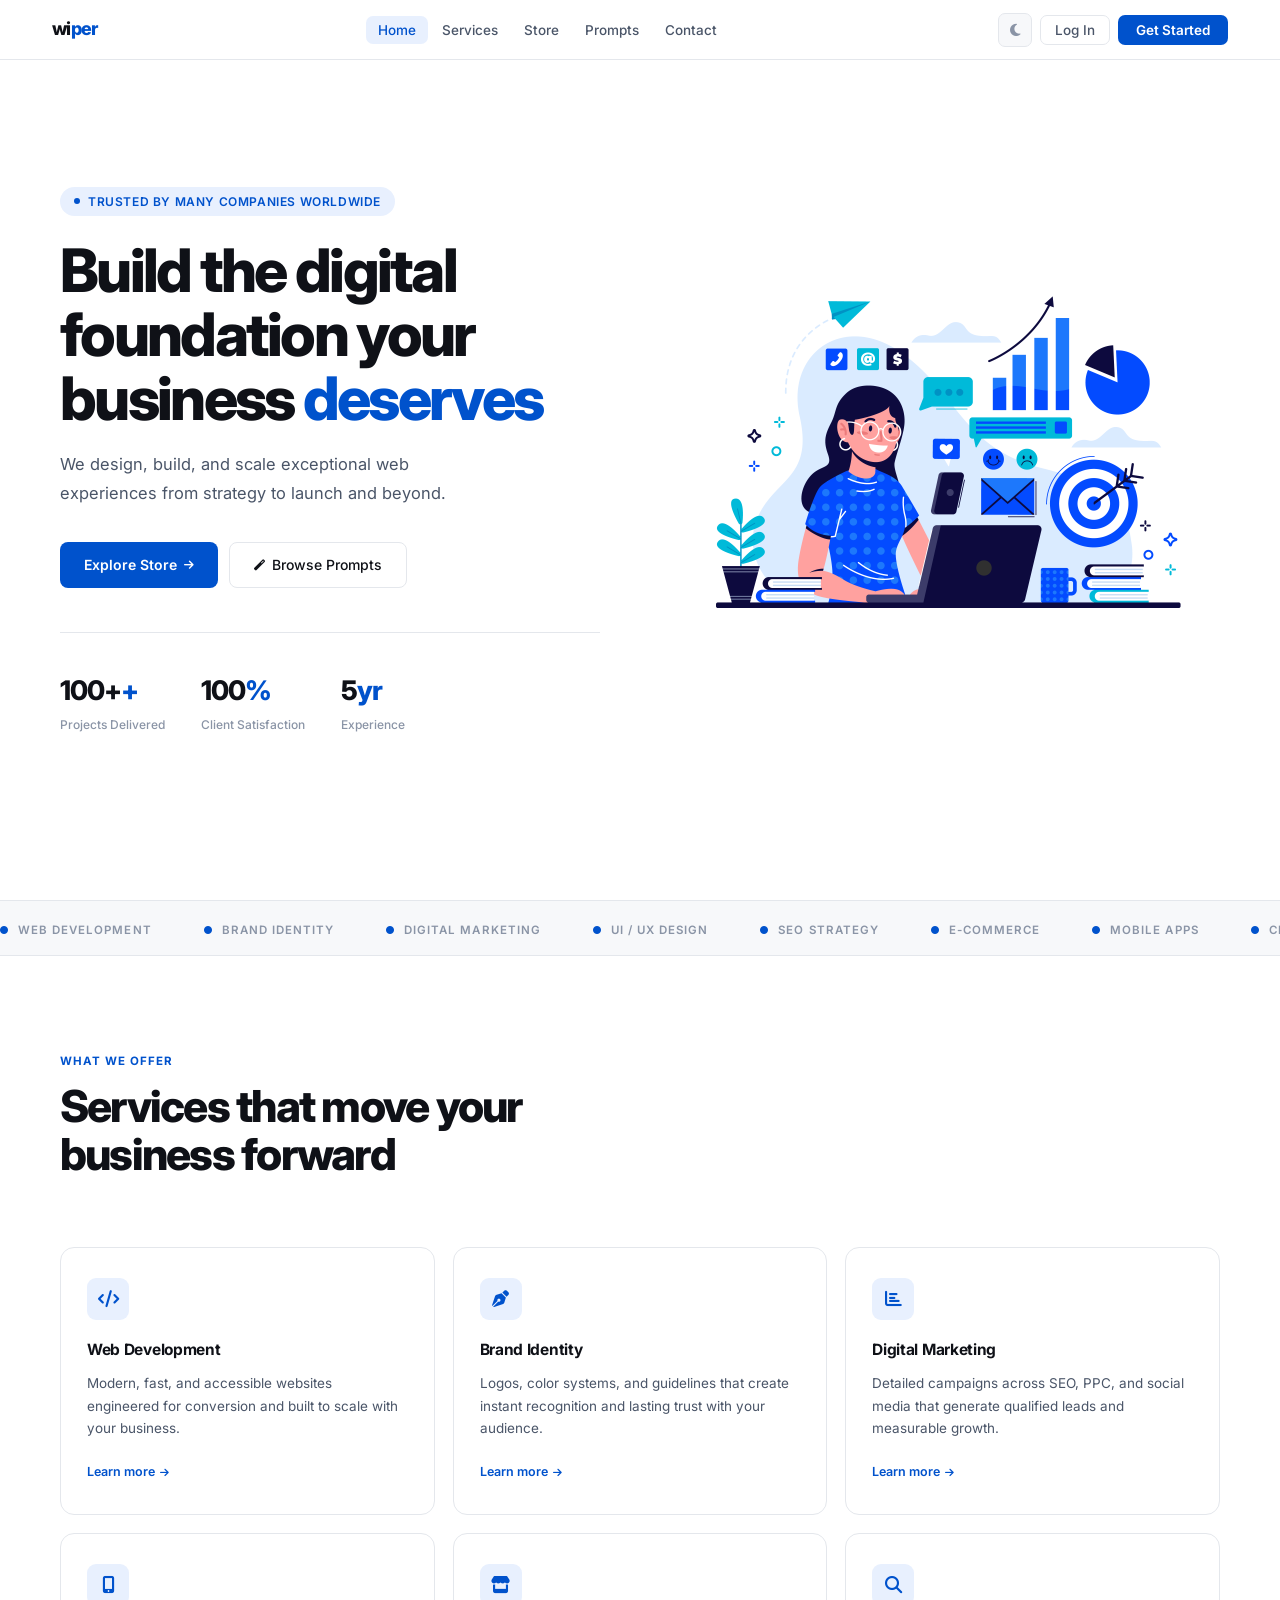
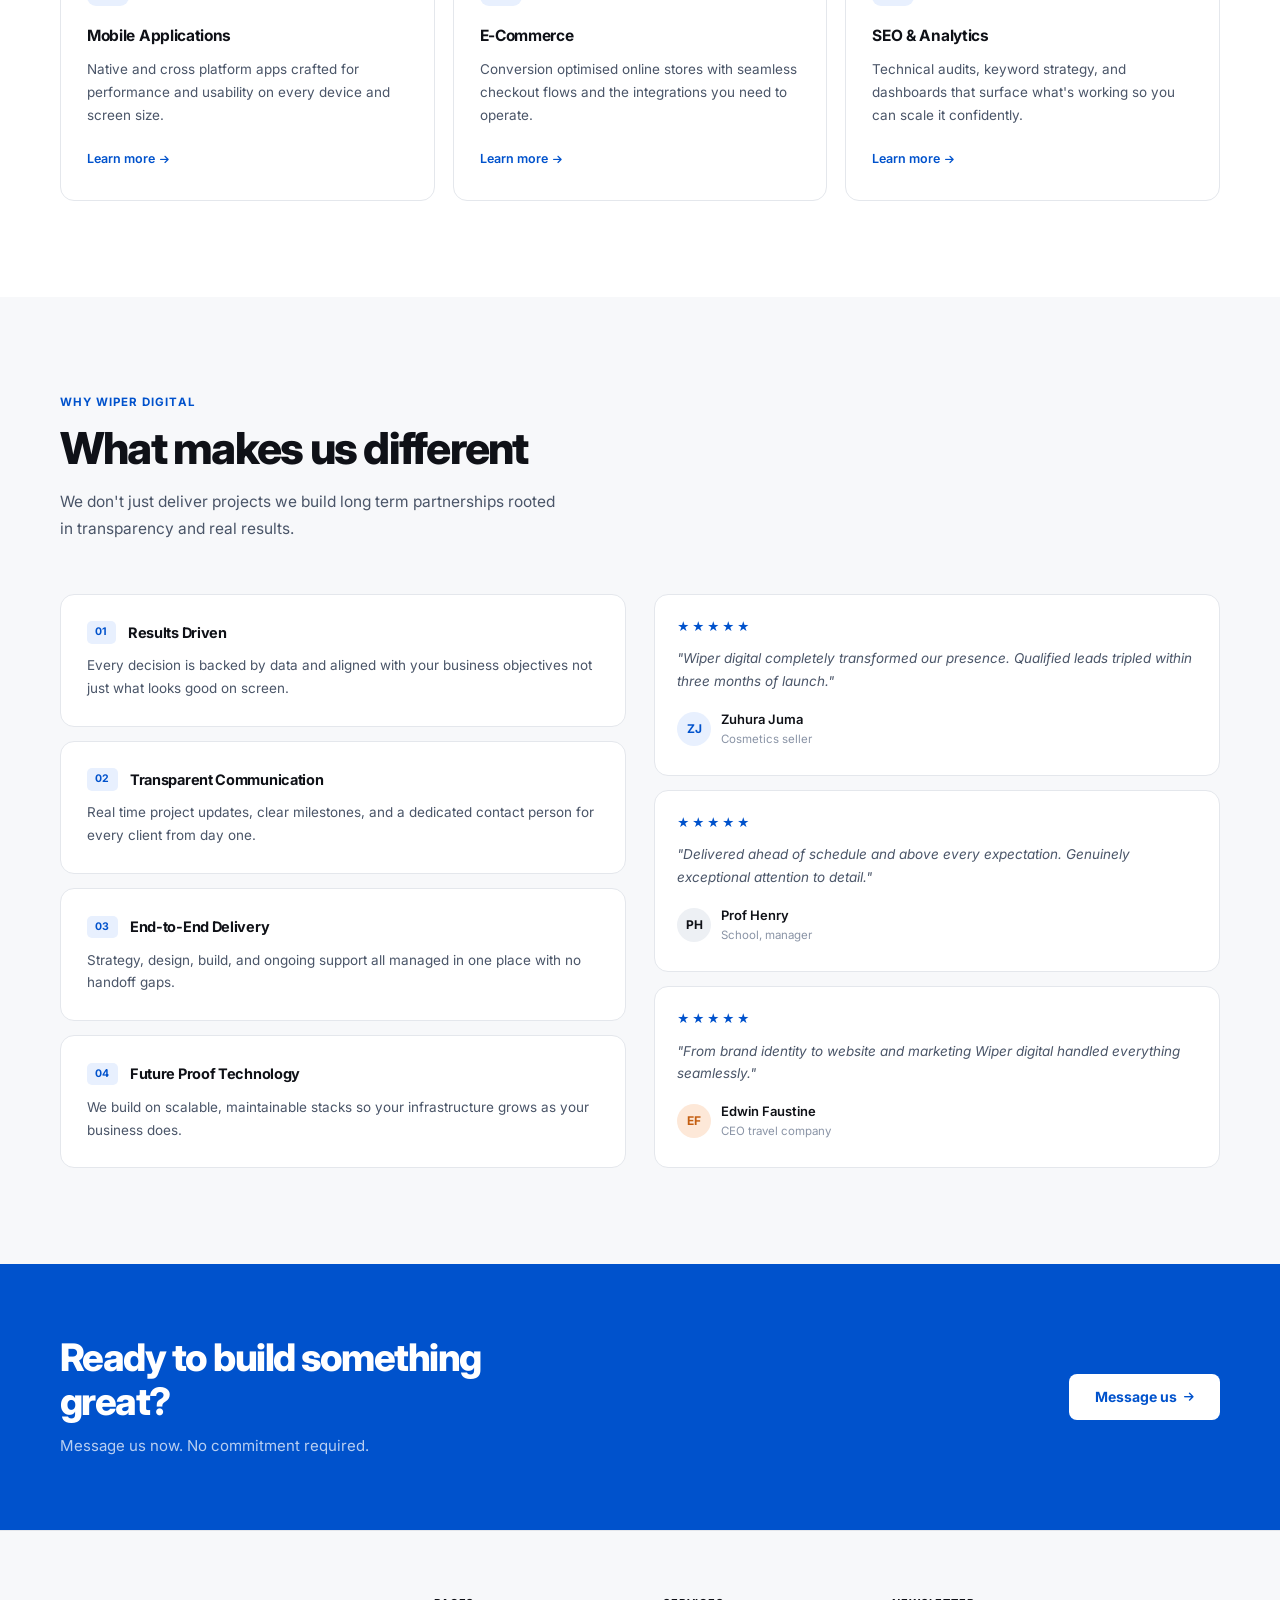
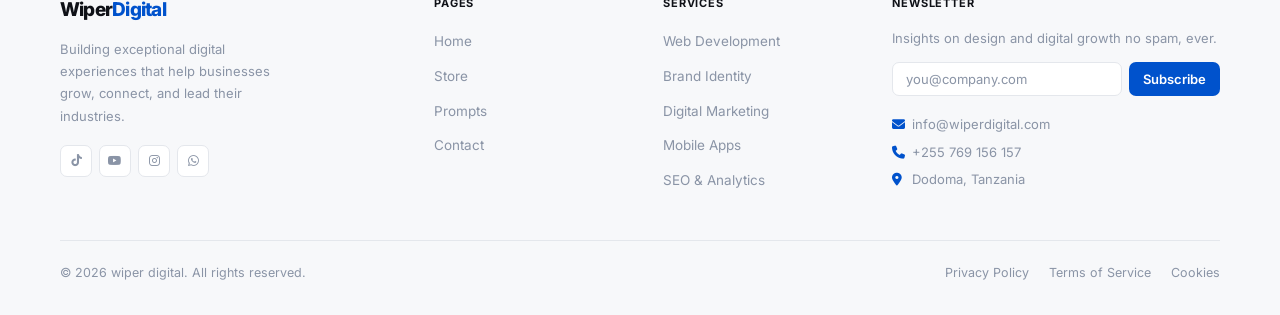
<file: index.html>
<!DOCTYPE html>
<html lang="en" data-theme="light">
<head>
<meta charset="UTF-8">
<meta name="viewport" content="width=device-width, initial-scale=1.0">
<title>Wiper digital Build Your Digital Future</title>
<link rel="icon" type="image/png" href="favicon.png">
<link href="https://fonts.googleapis.com/css2?family=Inter:wght@300;400;500;600;700;800&display=swap" rel="stylesheet">
<link rel="stylesheet" href="https://cdnjs.cloudflare.com/ajax/libs/font-awesome/6.5.0/css/all.min.css">
<style>
:root{--bg:#ffffff;--bg-2:#f7f8fa;--bg-3:#edf0f4;--surface:#ffffff;--border:#e4e7ec;--text:#0f1117;--text-2:#4a5568;--text-3:#8a94a6;--accent:#0052cc;--accent-h:#0041a8;--accent-lt:#e8f0fe;--shadow-sm:0 1px 3px rgba(0,0,0,0.07),0 4px 12px rgba(0,0,0,0.04);--shadow-md:0 4px 24px rgba(0,0,0,0.09);--radius:10px;--radius-lg:14px;}
[data-theme="dark"]{--bg:#0c0d10;--bg-2:#13151a;--bg-3:#1c1f28;--surface:#161820;--border:#252830;--text:#eef0f4;--text-2:#9aa3b2;--text-3:#5a6272;--accent:#4d8eff;--accent-h:#6ba0ff;--accent-lt:rgba(77,142,255,0.1);--shadow-sm:0 1px 3px rgba(0,0,0,0.3);--shadow-md:0 4px 24px rgba(0,0,0,0.3);}
*,*::before,*::after{margin:0;padding:0;box-sizing:border-box;}html{scroll-behavior:smooth;}
body{font-family:'Inter',sans-serif;background:var(--bg);color:var(--text);line-height:1.6;transition:background .3s,color .3s;overflow-x:hidden;}
a{text-decoration:none;color:inherit;}ul{list-style:none;}
::-webkit-scrollbar{width:5px;}::-webkit-scrollbar-track{background:var(--bg-2);}::-webkit-scrollbar-thumb{background:var(--border);border-radius:10px;}
.navbar{position:fixed;top:0;left:0;right:0;z-index:1000;height:60px;display:flex;align-items:center;justify-content:space-between;padding:0 52px;background:rgba(255,255,255,0.88);backdrop-filter:blur(18px);-webkit-backdrop-filter:blur(18px);border-bottom:1px solid var(--border);transition:background .3s,border-color .3s;}
[data-theme="dark"] .navbar{background:rgba(12,13,16,0.88);}
.logo{font-size:18px;font-weight:800;letter-spacing:-.04em;color:var(--text);}.logo em{font-style:normal;color:var(--accent);}
.nav-links{display:flex;gap:2px;}
.nav-links a{font-size:13.5px;font-weight:500;color:var(--text-2);padding:6px 12px;border-radius:7px;transition:color .2s,background .2s;}
.nav-links a:hover,.nav-links a.active{color:var(--accent);background:var(--accent-lt);}
.nav-actions{display:flex;gap:8px;align-items:center;}
.btn-ghost{font-size:13.5px;font-weight:500;color:var(--text-2);padding:6px 14px;border-radius:7px;border:1px solid var(--border);background:transparent;cursor:pointer;transition:all .2s;font-family:'Inter',sans-serif;}
.btn-ghost:hover{color:var(--text);border-color:var(--text-3);}
.btn-solid{font-size:13.5px;font-weight:600;color:#fff;padding:7px 18px;border-radius:7px;background:var(--accent);border:none;cursor:pointer;transition:background .2s;font-family:'Inter',sans-serif;}
.btn-solid:hover{background:var(--accent-h);}
.theme-btn{width:34px;height:34px;border-radius:7px;border:1px solid var(--border);background:var(--bg-2);color:var(--text-3);display:flex;align-items:center;justify-content:center;cursor:pointer;font-size:14px;transition:all .2s;}
.theme-btn:hover{color:var(--accent);border-color:var(--accent);background:var(--accent-lt);}
.hamburger{display:none;background:none;border:none;font-size:20px;color:var(--text);cursor:pointer;padding:7px;border-radius:7px;}
.hamburger:hover{background:var(--bg-2);}
.mob-overlay{display:none;position:fixed;inset:0;background:rgba(0,0,0,0.4);backdrop-filter:blur(4px);z-index:1998;}
.mob-overlay.on{display:block;}
.mob-menu{position:fixed;top:0;right:-100%;width:272px;height:100%;background:var(--surface);border-left:1px solid var(--border);padding:22px 20px;z-index:1999;transition:right .35s cubic-bezier(.77,0,.175,1);}
.mob-menu.on{right:0;}
.mob-head{display:flex;justify-content:space-between;align-items:center;margin-bottom:28px;}
.mob-close{background:none;border:none;font-size:18px;color:var(--text-3);cursor:pointer;}
.mob-menu 
nav a{display:block;padding:11px 0;font-size:14.5px;font-weight:500;color:var(--text-2);border-bottom:1px solid var(--border);transition:color .2s,padding-left .2s;}
.mob-menu nav a:hover{color:var(--accent);padding-left:6px;}
.mob-auth{margin-top:22px;display:flex;flex-direction:column;gap:10px;}
.mob-auth .btn-ghost,.mob-auth .btn-solid{width:100%;text-align:center;padding:11px;}
.hero-wrap{min-height:100vh;display:flex;align-items:center;padding:90px 52px 70px;}
.hero-inner{max-width:1160px;margin:0 auto;display:flex;align-items:center;gap:72px;width:100%;}
.hero-text{flex:1;max-width:540px;}
.hero-badge{display:inline-flex;align-items:center;gap:8px;font-size:12px;font-weight:600;letter-spacing:.05em;text-transform:uppercase;color:var(--accent);background:var(--accent-lt);border-radius:50px;padding:5px 14px;margin-bottom:22px;}
.hero-badge span{width:6px;height:6px;border-radius:50%;background:var(--accent);animation:blink 1.6s infinite;}
@keyframes blink{0%,100%{opacity:1}50%{opacity:.25}}
.hero-text h1{font-size:clamp(36px,4.8vw,60px);font-weight:800;letter-spacing:-.045em;line-height:1.07;margin-bottom:20px;}
.hero-text h1 span{color:var(--accent);}
.hero-text p{font-size:16.5px;color:var(--text-2);line-height:1.75;max-width:430px;margin-bottom:34px;}
.hero-btns{display:flex;gap:11px;flex-wrap:wrap;}
.btn-primary{display:inline-flex;align-items:center;gap:7px;padding:11px 24px;background:var(--accent);color:#fff;font-size:14px;font-weight:600;border-radius:8px;border:none;cursor:pointer;font-family:'Inter',sans-serif;transition:background .2s,transform .2s,box-shadow .2s;}
.btn-primary:hover{background:var(--accent-h);transform:translateY(-1px);box-shadow:0 6px 20px rgba(0,82,204,.22);}
.btn-primary i{font-size:11px;transition:transform .2s;}
.btn-primary:hover i{transform:translateX(3px);}
.btn-outline{display:inline-flex;align-items:center;gap:7px;padding:11px 24px;background:transparent;color:var(--text);font-size:14px;font-weight:500;border-radius:8px;border:1.5px solid var(--border);cursor:pointer;font-family:'Inter',sans-serif;transition:border-color .2s,background .2s;}
.btn-outline:hover{border-color:var(--text-3);background:var(--bg-2);}
.hero-proof{display:flex;gap:36px;margin-top:44px;padding-top:36px;border-top:1px solid var(--border);flex-wrap:wrap;}
.proof-num{font-size:27px;font-weight:800;letter-spacing:-.04em;}.proof-num em{font-style:normal;color:var(--accent);}
.proof-lbl{font-size:12px;color:var(--text-3);font-weight:500;margin-top:2px;}
.hero-visual{flex:1;display:flex;justify-content:center;}.hero-svg{width:100%;max-width:500px;}
.marquee-bar{background:var(--bg-2);border-top:1px solid var(--border);border-bottom:1px solid var(--border);padding:14px 0;overflow:hidden;}
.m-track{display:inline-flex;gap:52px;white-space:nowrap;animation:marquee 26s linear infinite;}
.m-item{display:inline-flex;align-items:center;gap:9px;font-size:11.5px;font-weight:600;letter-spacing:.09em;text-transform:uppercase;color:var(--text-3);}
.m-item i{color:var(--accent);font-size:8px;}
@keyframes marquee{from{transform:translateX(0)}to{transform:translateX(-50%)}}
section{padding:96px 52px;}.wrap{max-width:1160px;margin:0 auto;}
.eyebrow{font-size:11.5px;font-weight:700;letter-spacing:.09em;text-transform:uppercase;color:var(--accent);margin-bottom:12px;}
.sec-h{font-size:clamp(28px,3.5vw,44px);font-weight:800;letter-spacing:-.04em;line-height:1.1;margin-bottom:16px;}
.sec-p{font-size:15.5px;color:var(--text-2);line-height:1.75;max-width:500px;}
.services{background:var(--bg);}
.svc-head{display:flex;justify-content:space-between;align-items:flex-end;margin-bottom:52px;gap:24px;flex-wrap:wrap;}
.svc-head .sec-p{max-width:320px;text-align:right;}
.svc-grid{display:grid;grid-template-columns:repeat(3,1fr);gap:18px;}
.svc-card{background:var(--surface);border:1px solid var(--border);border-radius:var(--radius-lg);padding:30px 26px;transition:box-shadow .25s,border-color .25s,transform .25s;}
.svc-card:hover{transform:translateY(-3px);box-shadow:var(--shadow-md);border-color:var(--accent);}
.svc-icon{width:42px;height:42px;border-radius:9px;background:var(--accent-lt);display:flex;align-items:center;justify-content:center;font-size:17px;color:var(--accent);margin-bottom:18px;}
.svc-card h3{font-size:15.5px;font-weight:700;letter-spacing:-.02em;margin-bottom:9px;}
.svc-card p{font-size:13.5px;color:var(--text-2);line-height:1.7;margin-bottom:18px;}
.svc-lnk{font-size:12.5px;font-weight:600;color:var(--accent);display:inline-flex;align-items:center;gap:5px;transition:gap .2s;}
.svc-lnk:hover{gap:9px;}.svc-lnk i{font-size:10px;}
.why{background:var(--bg-2);}
.why-body{display:grid;grid-template-columns:1fr 1fr;gap:28px;margin-top:52px;}
.why-cards{display:flex;flex-direction:column;gap:14px;}
.why-card{background:var(--surface);border:1px solid var(--border);border-radius:var(--radius-lg);padding:26px;transition:box-shadow .25s,border-color .25s;}
.why-card:hover{box-shadow:var(--shadow-md);border-color:var(--accent);}
.why-top{display:flex;align-items:center;gap:12px;margin-bottom:10px;}
.why-badge{font-size:10.5px;font-weight:700;color:var(--accent);background:var(--accent-lt);border-radius:5px;padding:3px 8px;letter-spacing:.04em;}
.why-card h3{font-size:14.5px;font-weight:700;letter-spacing:-.02em;}
.why-card p{font-size:13.5px;color:var(--text-2);line-height:1.7;}
.t-col{display:flex;flex-direction:column;gap:14px;}
.t-card{background:var(--surface);border:1px solid var(--border);border-radius:var(--radius-lg);padding:22px;flex:1;transition:box-shadow .25s;}
.t-card:hover{box-shadow:var(--shadow-md);}
.t-stars{color:var(--accent);font-size:12px;letter-spacing:2px;margin-bottom:11px;}
.t-card blockquote{font-size:13.5px;color:var(--text-2);line-height:1.7;font-style:italic;margin-bottom:16px;}
.t-author{display:flex;gap:10px;align-items:center;}
.t-av{width:34px;height:34px;border-radius:50%;background:var(--accent-lt);display:flex;align-items:center;justify-content:center;font-size:12px;font-weight:700;color:var(--accent);flex-shrink:0;}
.t-name{font-size:13px;font-weight:600;}.t-role{font-size:11.5px;color:var(--text-3);}
.why-chart{background:var(--accent-lt);border:1px solid transparent;border-radius:var(--radius-lg);padding:22px;display:flex;align-items:center;justify-content:center;}
.cta-band{background:var(--accent);padding:72px 52px;}
.cta-inner{max-width:1160px;margin:0 auto;display:flex;align-items:center;justify-content:space-between;gap:32px;flex-wrap:wrap;}
.cta-inner h2{font-size:clamp(24px,3vw,38px);font-weight:800;letter-spacing:-.04em;color:#fff;line-height:1.15;max-width:480px;}
.cta-inner p{font-size:15px;color:rgba(255,255,255,.72);margin-top:10px;}
.btn-white{display:inline-flex;align-items:center;gap:7px;padding:12px 26px;background:#fff;color:var(--accent);font-size:14px;font-weight:700;border-radius:8px;border:none;cursor:pointer;font-family:'Inter',sans-serif;flex-shrink:0;transition:transform .2s,box-shadow .2s;}
.btn-white:hover{transform:translateY(-2px);box-shadow:0 8px 24px rgba(0,0,0,.15);}.btn-white i{font-size:11px;}
footer{background:var(--bg-2);border-top:1px solid var(--border);padding:64px 52px 32px;}
.footer-grid{max-width:1160px;margin:0 auto;display:grid;grid-template-columns:1.8fr 1fr 1fr 1.5fr;gap:48px;padding-bottom:48px;border-bottom:1px solid var(--border);}
.footer-brand .logo{font-size:19px;margin-bottom:13px;}
.footer-brand p{font-size:13px;color:var(--text-3);line-height:1.7;max-width:230px;margin-bottom:18px;}
.socials{display:flex;gap:7px;}
.soc-btn{width:32px;height:32px;border-radius:7px;border:1px solid var(--border);background:var(--bg);color:var(--text-3);font-size:12px;display:flex;align-items:center;justify-content:center;cursor:pointer;transition:all .2s;}
.soc-btn:hover{color:var(--accent);border-color:var(--accent);background:var(--accent-lt);}
.f-col h4{font-size:11px;font-weight:700;letter-spacing:.08em;text-transform:uppercase;color:var(--text);margin-bottom:16px;}
.f-col ul{display:flex;flex-direction:column;gap:9px;}
.f-col a{font-size:13.5px;color:var(--text-3);transition:color .2s;}.f-col a:hover{color:var(--accent);}
.nl-row{display:flex;gap:7px;margin-top:4px;}
.nl-row input{flex:1;padding:8px 13px;background:var(--bg);border:1px solid var(--border);border-radius:7px;font-family:'Inter',sans-serif;font-size:13px;color:var(--text);outline:none;transition:border-color .2s;}
.nl-row input::placeholder{color:var(--text-3);}.nl-row input:focus{border-color:var(--accent);}
.nl-row button{padding:8px 14px;background:var(--accent);color:#fff;border:none;border-radius:7px;font-family:'Inter',sans-serif;font-size:13px;font-weight:600;cursor:pointer;transition:background .2s;white-space:nowrap;}
.nl-row button:hover{background:var(--accent-h);}
.f-contact{margin-top:18px;display:flex;flex-direction:column;gap:7px;}
.f-contact span{font-size:13px;color:var(--text-3);display:flex;align-items:center;gap:8px;}
.f-contact i{color:var(--accent);width:12px;}
.footer-bot{max-width:1160px;margin:22px auto 0;display:flex;justify-content:space-between;align-items:center;flex-wrap:wrap;gap:12px;}
.footer-bot p{font-size:12.5px;color:var(--text-3);}
.f-legal{display:flex;gap:20px;}.f-legal a{font-size:12.5px;color:var(--text-3);transition:color .2s;}.f-legal a:hover{color:var(--accent);}
.back-top{position:fixed;bottom:26px;right:26px;width:38px;height:38px;border-radius:9px;background:var(--accent);color:#fff;display:flex;align-items:center;justify-content:center;font-size:13px;cursor:pointer;z-index:500;border:none;opacity:0;transform:translateY(10px);transition:all .3s;box-shadow:0 4px 12px rgba(0,82,204,.28);}
.back-top.on{opacity:1;transform:translateY(0);}.back-top:hover{background:var(--accent-h);}
.rev{opacity:0;transform:translateY(26px);transition:opacity .6s ease,transform .6s ease;}.rev.in{opacity:1;transform:translateY(0);}
@media(max-width:1040px){.svc-grid{grid-template-columns:repeat(2,1fr);}.why-body{grid-template-columns:1fr;}.footer-grid{grid-template-columns:1fr 1fr;}}
@media(max-width:760px){.navbar{padding:0 18px;}.nav-links,.nav-actions .btn-ghost,.nav-actions .btn-solid{display:none;}.hamburger{display:block;}section{padding:72px 18px;}.cta-band{padding:56px 18px;}footer{padding:56px 18px 28px;}.hero-wrap{padding:90px 18px 64px;min-height:auto;}.hero-inner{flex-direction:column;gap:36px;}.hero-visual{order:-1;}.hero-svg{max-width:300px;}.hero-text h1{font-size:34px;}.svc-grid{grid-template-columns:1fr;}.svc-head{flex-direction:column;}.svc-head .sec-p{text-align:left;}.footer-grid{grid-template-columns:1fr;gap:32px;}.footer-bot{flex-direction:column;text-align:center;}}

.hero-img {
  width: 100%;
  max-width: 500px;
  height: auto;
  display: block;
}

</style>
</head>
<body>

<button class="back-top" id="btt" onclick="window.scrollTo({top:0,behavior:'smooth'})"><i class="fas fa-arrow-up"></i></button>
<div class="mob-overlay" id="mobOv" onclick="closeMenu()"></div>
<div class="mob-menu" id="mobM">
  <div class="mob-head"><div class="logo">wi<em>per</em></div><button class="mob-close" onclick="closeMenu()"><i class="fas fa-times"></i></button></div>
  <nav>
    <a href="index.html" onclick="closeMenu()">Home</a>
        <a href="services.html" >Services</a>
    <a href="store.html" onclick="closeMenu()">Store</a>
    <a href="prompts.html" onclick="closeMenu()">Prompts</a>
    <a href="contact.html" onclick="closeMenu()">Contact</a>
  </nav>
  <div class="mob-auth"><button class="btn-ghost">Log In</button><button class="btn-solid">Get Started</button></div>
</div>

<nav class="navbar" id="top">
  <div class="logo">wi<em>per</em></div>
  <ul class="nav-links">
    <li><a href="index.html">Home</a></li>
    <li><a href="services.html">Services</a></li>
    <li><a href="store.html">Store</a></li>
    <li><a href="prompts.html">Prompts</a></li>
    <li><a href="contact.html">Contact</a></li>
  </ul>
  <div class="nav-actions">
    <button class="theme-btn" id="tBtn"><i class="fas fa-moon" id="tIco"></i></button>
    <button class="btn-ghost">Log In</button>
    <button class="btn-solid">Get Started</button>
    <button class="hamburger" onclick="openMenu()"><i class="fas fa-bars"></i></button>
  </div>
</nav>

<div class="hero-wrap">
  <div class="hero-inner">
    <div class="hero-text">
      <div class="hero-badge"><span></span>Trusted by many companies worldwide</div>
      <h1>Build the digital foundation your business <span>deserves</span></h1>
      <p>We design, build, and scale exceptional web experiences from strategy to launch and beyond.</p>
      <div class="hero-btns">
        <a href="store.html" class="btn-primary">Explore Store <i class="fas fa-arrow-right"></i></a>
        <a href="prompts.html" class="btn-outline"><i class="fas fa-magic" style="font-size:11px;"></i> Browse Prompts</a>
      </div>
      <div class="hero-proof">
        <div><div class="proof-num">100+<em>+</em></div><div class="proof-lbl">Projects Delivered</div></div>
        <div><div class="proof-num">100<em>%</em></div><div class="proof-lbl">Client Satisfaction</div></div>
        <div><div class="proof-num">5<em>yr</em></div><div class="proof-lbl">Experience</div></div>
      </div>
    </div>
   <div class="hero-visual">
  <img src="PHOTO/hero03.png" alt="Hero Image" class="hero-img">
</div>
  </div>
</div>

<div class="marquee-bar">
  <div class="m-track">
    <span class="m-item"><i class="fas fa-circle"></i>Web Development</span><span class="m-item"><i class="fas fa-circle"></i>Brand Identity</span><span class="m-item"><i class="fas fa-circle"></i>Digital Marketing</span><span class="m-item"><i class="fas fa-circle"></i>UI / UX Design</span><span class="m-item"><i class="fas fa-circle"></i>SEO Strategy</span><span class="m-item"><i class="fas fa-circle"></i>E-Commerce</span><span class="m-item"><i class="fas fa-circle"></i>Mobile Apps</span><span class="m-item"><i class="fas fa-circle"></i>Cloud Solutions</span>
    <span class="m-item"><i class="fas fa-circle"></i>Web Development</span><span class="m-item"><i class="fas fa-circle"></i>Brand Identity</span><span class="m-item"><i class="fas fa-circle"></i>Digital Marketing</span><span class="m-item"><i class="fas fa-circle"></i>UI / UX Design</span><span class="m-item"><i class="fas fa-circle"></i>SEO Strategy</span><span class="m-item"><i class="fas fa-circle"></i>E-Commerce</span><span class="m-item"><i class="fas fa-circle"></i>Mobile Apps</span><span class="m-item"><i class="fas fa-circle"></i>Cloud Solutions</span>
  </div>
</div>

<section class="services" id="services">
  <div class="wrap">
    <div class="svc-head">
      <div><div class="eyebrow rev">What We Offer</div><h2 class="sec-h rev">Services that move your<br>business forward</h2></div>
    </div>
    <div class="svc-grid">
      <div class="svc-card rev"><div class="svc-icon"><i class="fas fa-code"></i></div><h3>Web Development</h3><p>Modern, fast, and accessible websites engineered for conversion and built to scale with your business.</p><a href="web-development.html" class="svc-lnk">Learn more <i class="fas fa-arrow-right"></i></a></div>
      <div class="svc-card rev" style="transition-delay:.07s"><div class="svc-icon"><i class="fas fa-pen-nib"></i></div><h3>Brand Identity</h3><p>Logos, color systems, and guidelines that create instant recognition and lasting trust with your audience.</p><a href="brand-identity.html" class="svc-lnk">Learn more <i class="fas fa-arrow-right"></i></a></div>

      <div class="svc-card rev" style="transition-delay:.14s"><div class="svc-icon"><i class="fas fa-chart-bar"></i></div><h3>Digital Marketing</h3><p>Detailed campaigns across SEO, PPC, and social media that generate qualified leads and measurable growth.</p><a href="digital-marketing.html" class="svc-lnk">Learn more <i class="fas fa-arrow-right"></i></a></div>

      <div class="svc-card rev" style="transition-delay:.07s"><div class="svc-icon"><i class="fas fa-mobile-alt"></i></div><h3>Mobile Applications</h3><p>Native and cross platform apps crafted for performance and usability on every device and screen size.</p><a href="mobile-applications.html" class="svc-lnk">Learn more <i class="fas fa-arrow-right"></i></a></div>

      <div class="svc-card rev" style="transition-delay:.14s"><div class="svc-icon"><i class="fas fa-store"></i></div><h3>E-Commerce</h3><p>Conversion optimised online stores with seamless checkout flows and the integrations you need to operate.</p><a href="ecommerce.html" class="svc-lnk">Learn more <i class="fas fa-arrow-right"></i></a></div>
      <div class="svc-card rev" style="transition-delay:.21s"><div class="svc-icon"><i class="fas fa-search"></i></div>

      <h3>SEO & Analytics</h3><p>Technical audits, keyword strategy, and dashboards that surface what's working so you can scale it confidently.</p><a href="seo-analytics.html" class="svc-lnk">Learn more <i class="fas fa-arrow-right"></i></a></div>
    </div>
  </div>
</section>

<section class="why">
  <div class="wrap">
    <div class="eyebrow rev">Why Wiper digital</div>
    <h2 class="sec-h rev">What makes us different</h2>
    <p class="sec-p rev">We don't just deliver projects we build long term partnerships rooted in transparency and real results.</p>
    <div class="why-body">
      <div class="why-cards">
        <div class="why-card rev"><div class="why-top"><span class="why-badge">01</span><h3>Results Driven</h3></div><p>Every decision is backed by data and aligned with your business objectives not just what looks good on screen.</p></div>
        <div class="why-card rev" style="transition-delay:.08s"><div class="why-top"><span class="why-badge">02</span><h3>Transparent Communication</h3></div><p>Real time project updates, clear milestones, and a dedicated contact person for every client from day one.</p></div>
        <div class="why-card rev" style="transition-delay:.16s"><div class="why-top"><span class="why-badge">03</span><h3>End-to-End Delivery</h3></div><p>Strategy, design, build, and ongoing support all managed in one place with no handoff gaps.</p></div>
        <div class="why-card rev" style="transition-delay:.24s"><div class="why-top"><span class="why-badge">04</span><h3>Future Proof Technology</h3></div><p>We build on scalable, maintainable stacks so your infrastructure grows as your business does.</p></div>
      </div>
      <div class="t-col">
        <div class="t-card rev"><div class="t-stars">★★★★★</div><blockquote>"Wiper digital completely transformed our presence. Qualified leads tripled within three months of launch."</blockquote><div class="t-author"><div class="t-av">ZJ</div><div><div class="t-name">Zuhura Juma</div><div class="t-role">Cosmetics seller</div></div></div></div>
        <div class="t-card rev" style="transition-delay:.1s"><div class="t-stars">★★★★★</div><blockquote>"Delivered ahead of schedule and above every expectation. Genuinely exceptional attention to detail."</blockquote><div class="t-author"><div class="t-av" style="background:var(--bg-3);color:var(--text);">PH</div><div><div class="t-name">Prof Henry</div><div class="t-role">School, manager</div></div></div></div>
        <div class="t-card rev" style="transition-delay:.2s"><div class="t-stars">★★★★★</div><blockquote>"From brand identity to website and marketing Wiper digital handled everything seamlessly."</blockquote><div class="t-author"><div class="t-av" style="background:#fde8d8;color:#c45e10;">EF</div><div><div class="t-name">Edwin Faustine</div><div class="t-role">CEO travel company</div></div></div></div>
      </div>
    </div>
  </div>
</section>

<div class="cta-band rev">
  <div class="cta-inner">
    <div><h2>Ready to build something great?</h2><p>Message us now. No commitment required.</p></div>
    <a href="https://wa.me/255769156157" class="btn-white">Message us <i class="fas fa-arrow-right"></i></a>
  </div>
</div>

<footer id="footer">
  <div class="footer-grid">
    <div class="footer-brand"><div class="logo">Wiper<em>Digital</em></div><p>Building exceptional digital experiences that help businesses grow, connect, and lead their industries.</p><div class="socials"><a href="#" class="soc-btn"><i class="fab fa-tiktok"></i></a><a href="#" class="soc-btn"><i class="fab fa-youtube"></i></a><a href="#" class="soc-btn"><i class="fab fa-instagram"></i></a><a href="#" class="soc-btn"><i class="fab fa-whatsapp"></i></a></div></div>
    <div class="f-col"><h4>Pages</h4><ul><li><a href="index.html">Home</a></li><li><a href="store.html">Store</a></li><li><a href="prompts.html">Prompts</a></li><li><a href="contact.html">Contact</a></li></ul></div>
    <div class="f-col"><h4>Services</h4><ul><li><a href="web-development.html">Web Development</a></li><li><a href="brand-identity.html">Brand Identity</a></li><li><a href="digital-marketing.html">Digital Marketing</a></li><li><a href="mobile-applications.html">Mobile Apps</a></li><li><a href="seo-analytics.html">SEO & Analytics</a></li></ul></div>
    <div class="f-col"><h4>Newsletter</h4><p style="font-size:13px;color:var(--text-3);line-height:1.65;margin-bottom:12px;">Insights on design and digital growth no spam, ever.</p><div class="nl-row"><input type="email" placeholder="you@company.com"><button>Subscribe</button></div><div class="f-contact"><span><i class="fas fa-envelope"></i>info@wiperdigital.com</span><span><i class="fas fa-phone"></i>+255 769 156 157</span><span><i class="fas fa-map-marker-alt"></i>Dodoma, Tanzania</span></div></div>
  </div>
  <div class="footer-bot"><p>© 2026 wiper digital. All rights reserved.</p><div class="f-legal"><a href="#">Privacy Policy</a><a href="#">Terms of Service</a><a href="#">Cookies</a></div></div>
</footer>

<script>
const html=document.documentElement,tBtn=document.getElementById('tBtn'),tIco=document.getElementById('tIco');
tBtn.addEventListener('click',()=>{const dark=html.getAttribute('data-theme')==='dark';html.setAttribute('data-theme',dark?'light':'dark');tIco.className=dark?'fas fa-moon':'fas fa-sun';});
function openMenu(){document.getElementById('mobM').classList.add('on');document.getElementById('mobOv').classList.add('on');}
function closeMenu(){document.getElementById('mobM').classList.remove('on');document.getElementById('mobOv').classList.remove('on');}
window.addEventListener('scroll',()=>document.getElementById('btt').classList.toggle('on',scrollY>400));
const io=new IntersectionObserver(e=>e.forEach(x=>{if(x.isIntersecting){x.target.classList.add('in');io.unobserve(x.target);}}),{threshold:.12});
document.querySelectorAll('.rev').forEach(el=>io.observe(el));
</script>
<script>
  const navLinks = document.querySelectorAll('.nav-links a');
  const currentPage = window.location.pathname.split("/").pop();

  navLinks.forEach(link => {
    if (link.getAttribute('href') === currentPage) {
      link.classList.add('active');
    }
  });
</script>
<script>
  const allLinks = document.querySelectorAll('.nav-links a, .mob-menu a');
  const currentPage = window.location.pathname.split("/").pop();

  allLinks.forEach(link => {
    if (link.getAttribute('href') === currentPage) {
      link.classList.add('active');
    }
  });
</script>
</body>
</html>
</file>
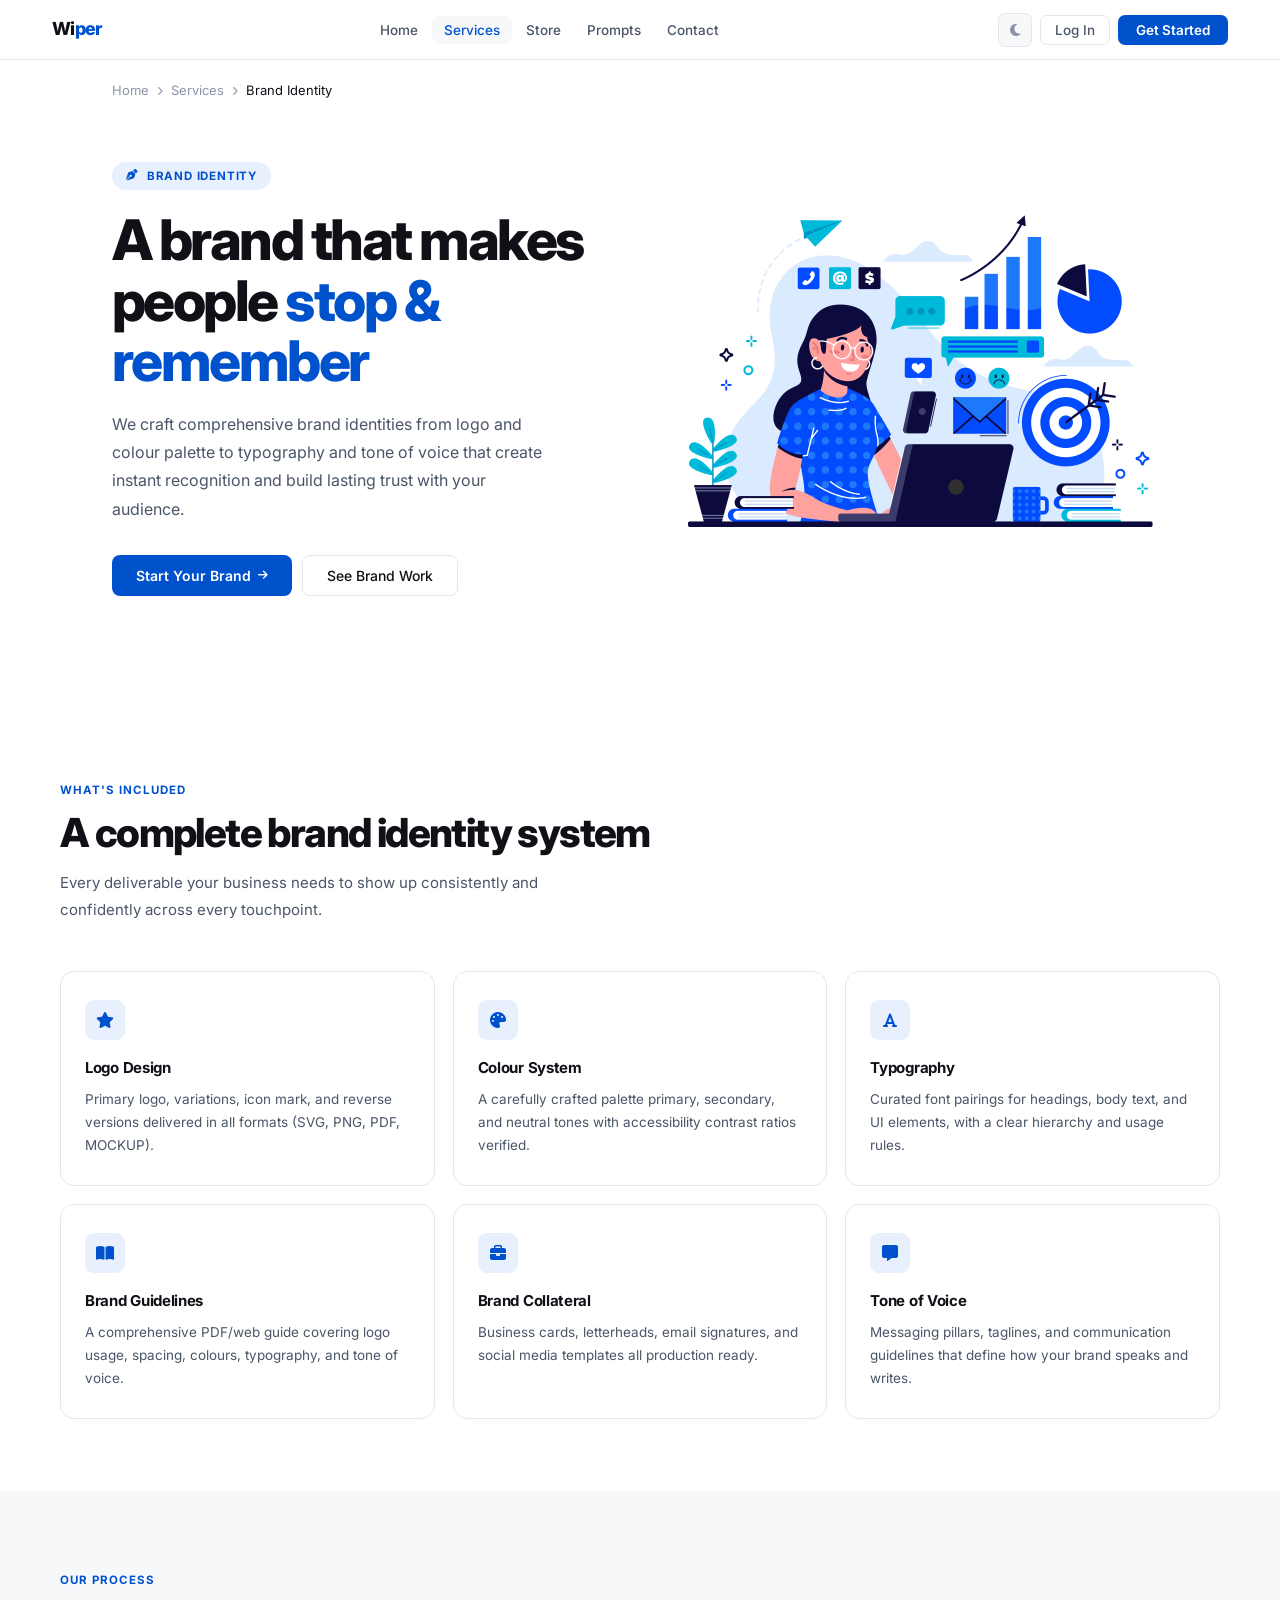
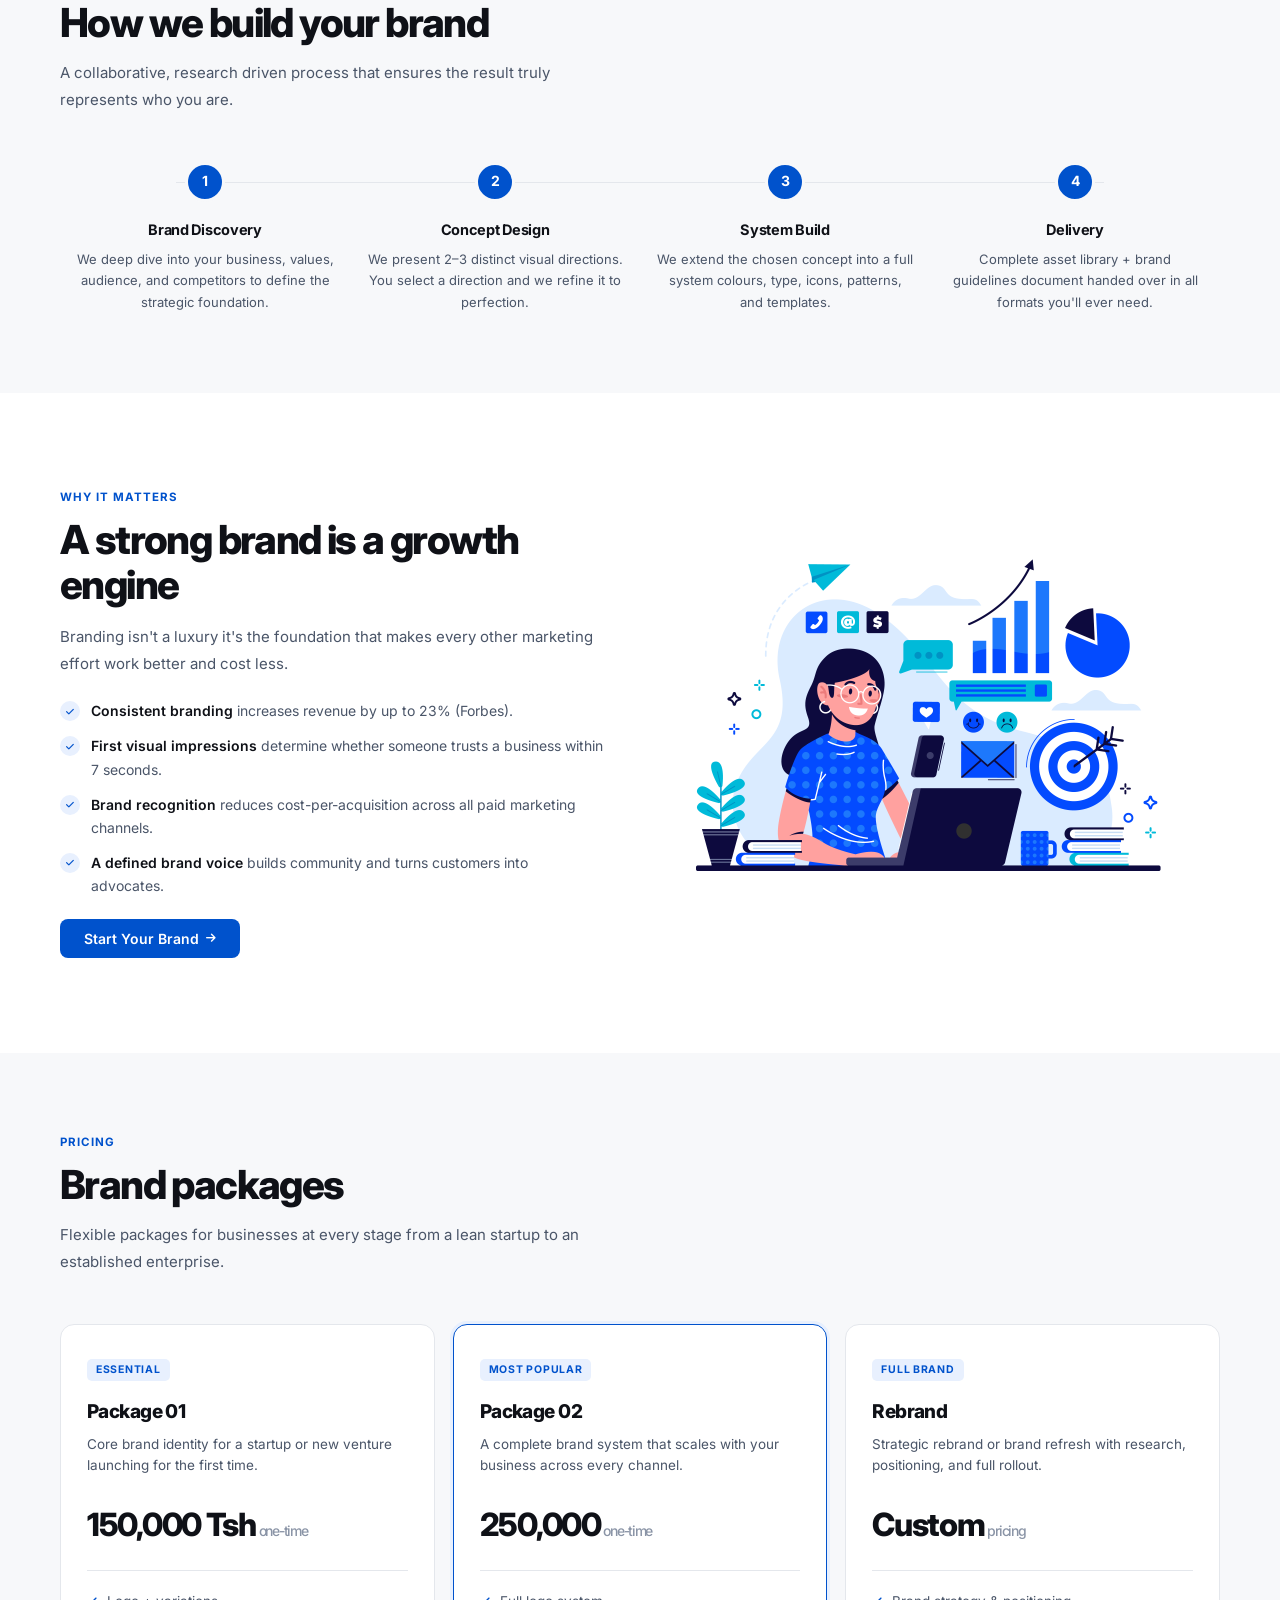
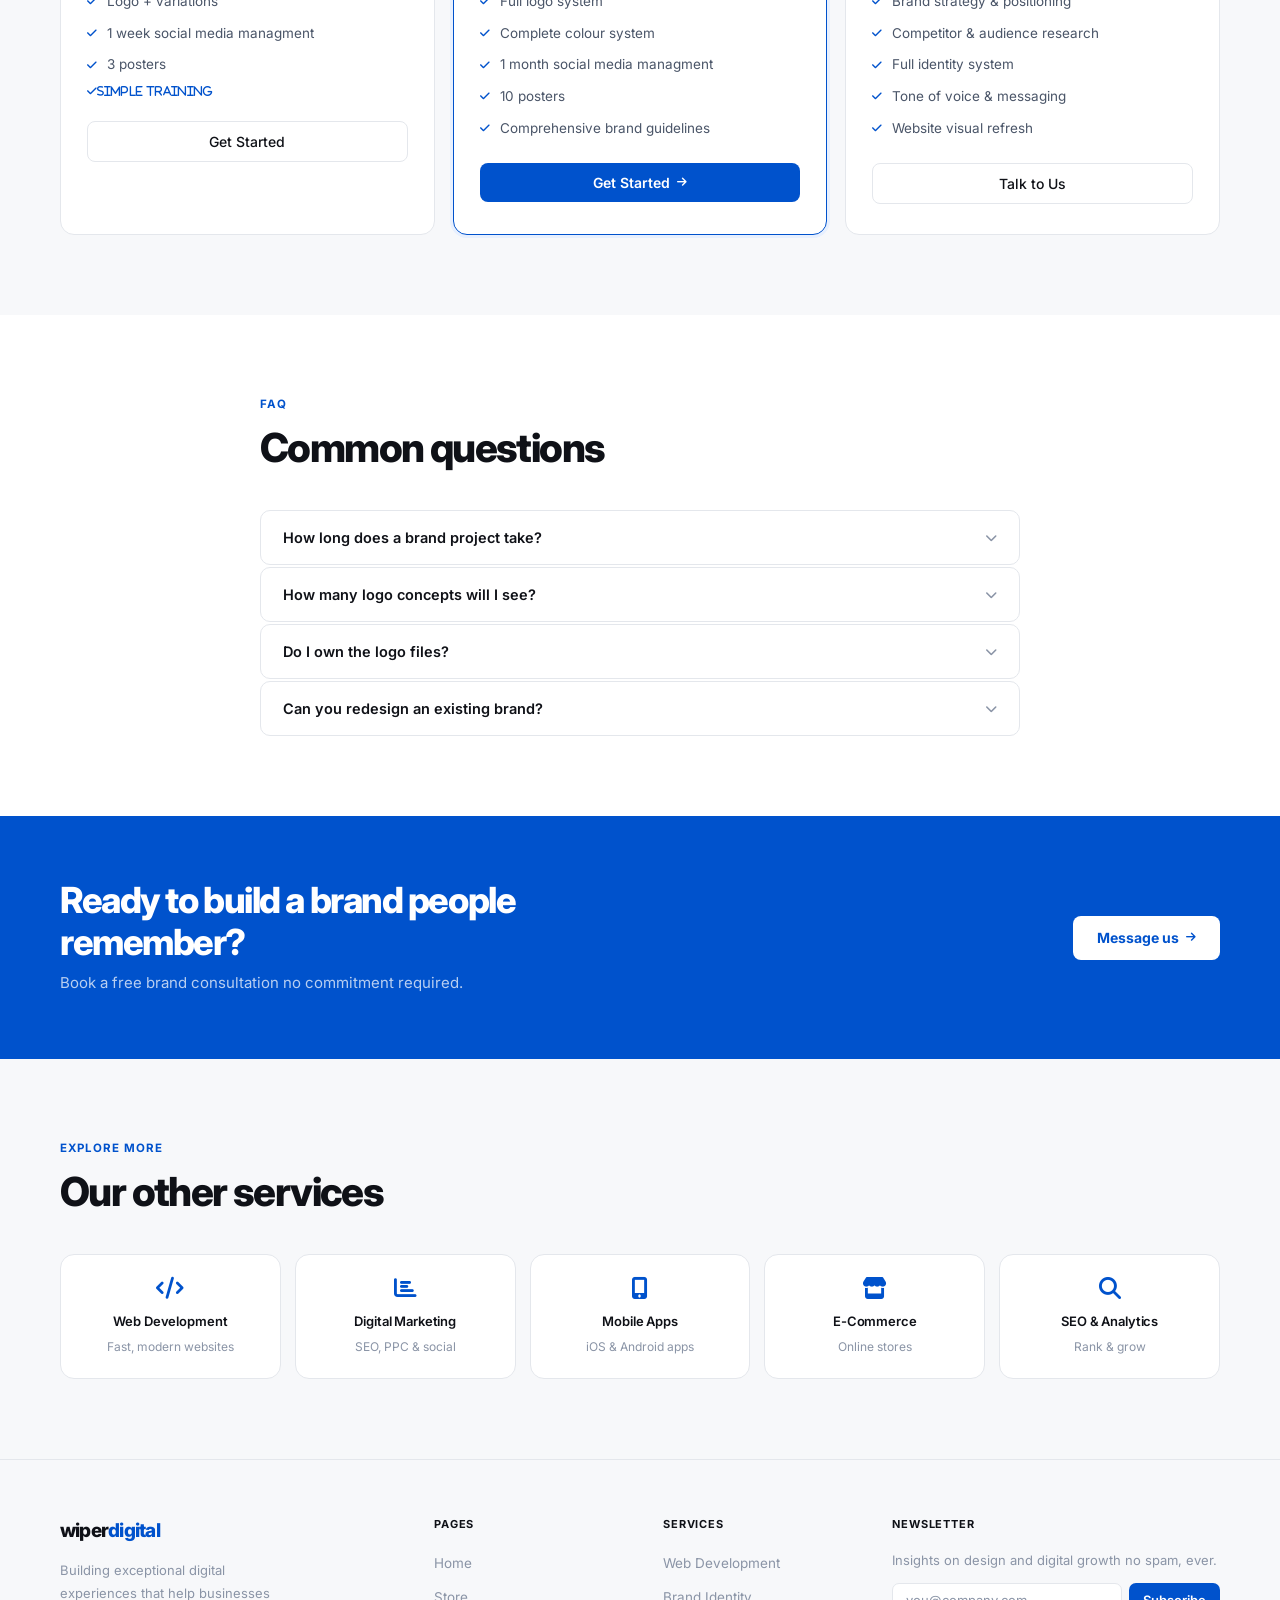
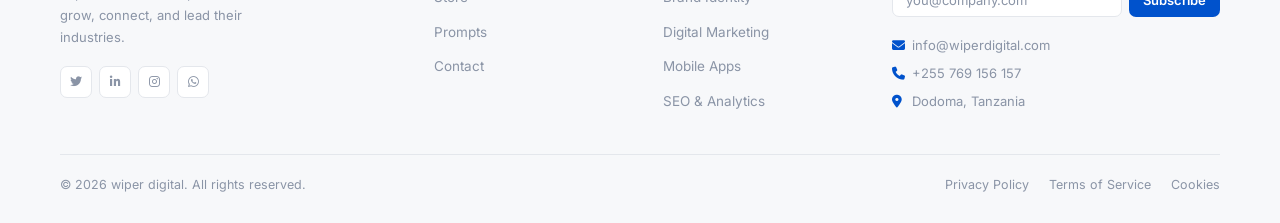
<file: brand-identity.html>
<!DOCTYPE html>
<html lang="en" data-theme="light">
<head>
<meta charset="UTF-8"><meta name="viewport" content="width=device-width, initial-scale=1.0">
<title>Brand Identity wiper digital</title>
<link href="https://fonts.googleapis.com/css2?family=Inter:wght@300;400;500;600;700;800&display=swap" rel="stylesheet">
<link rel="stylesheet" href="https://cdnjs.cloudflare.com/ajax/libs/font-awesome/6.5.0/css/all.min.css">
<link rel="stylesheet" href="shared.css">
</head>
<body>
<button class="back-top" id="btt" onclick="window.scrollTo({top:0,behavior:'smooth'})"><i class="fas fa-arrow-up"></i></button>
<div class="mob-overlay" id="mobOv" onclick="closeMenu()"></div>
<div class="mob-menu" id="mobM">
  <div class="mob-head"><div class="logo">Wi<em>per</em></div><button class="mob-close" onclick="closeMenu()"><i class="fas fa-times"></i></button></div>
  <nav>
    <a href="index.html" onclick="closeMenu()">Home</a>
    <a href="store.html" onclick="closeMenu()">Store</a>
    <a href="prompts.html" onclick="closeMenu()">Prompts</a>
    <a href="contact.html" onclick="closeMenu()">Contact</a>
  </nav>
  <div class="mob-auth"><button class="btn-ghost">Log In</button><button class="btn-solid">Get Started</button></div>
</div>

<nav class="navbar" id="top">
  <div class="logo">Wi<em>per</em></div>
  <ul class="nav-links">
    <li><a href="index.html">Home</a></li>
    <li><a href="services.html"  class="active">Services</a></li>
    <li><a href="store.html">Store</a></li>
    <li><a href="prompts.html">Prompts</a></li>
    <li><a href="contact.html">Contact</a></li>
  </ul>
  <div class="nav-actions">
    <button class="theme-btn" id="tBtn"><i class="fas fa-moon" id="tIco"></i></button>
    <button class="btn-ghost">Log In</button>
    <button class="btn-solid">Get Started</button>
    <button class="hamburger" onclick="openMenu()"><i class="fas fa-bars"></i></button>
  </div>
</nav>
<div class="breadcrumb"><a href="index.html">Home</a><i class="fas fa-chevron-right"></i><a href="index.html#services">Services</a><i class="fas fa-chevron-right"></i><span style="color:var(--text)">Brand Identity</span></div>

<div style="max-width:1160px;margin:0 auto;">
<div class="svc-hero">
  <div class="svc-hero-text">
    <div class="svc-badge"><i class="fas fa-pen-nib"></i> Brand Identity</div>
    <h1>A brand that makes people <span>stop & remember</span></h1>
    <p>We craft comprehensive brand identities from logo and colour palette to typography and tone of voice that create instant recognition and build lasting trust with your audience.</p>
    <div class="hero-btns">
      <button class="btn-primary">Start Your Brand <i class="fas fa-arrow-right"></i></button>
      <button class="btn-outline">See Brand Work</button>
    </div>
  </div>
     <div class="hero-visual">
  <img src="PHOTO/hero03.png" alt="Hero Image" class="hero-img">
</div>
</div>
</div>

<!-- FEATURES -->
<section style="background:var(--bg);padding:72px 52px;">
<div class="wrap">
  <div class="eyebrow rev">What's Included</div>
  <h2 class="sec-h rev">A complete brand identity system</h2>
  <p class="sec-p rev">Every deliverable your business needs to show up consistently and confidently across every touchpoint.</p>
  <div class="feat-grid">
    <div class="feat-card rev"><div class="feat-icon"><i class="fas fa-star"></i></div><h3>Logo Design</h3><p>Primary logo, variations, icon mark, and reverse versions delivered in all formats (SVG, PNG, PDF, MOCKUP).</p></div>
    <div class="feat-card rev" style="transition-delay:.06s"><div class="feat-icon"><i class="fas fa-palette"></i></div><h3>Colour System</h3><p>A carefully crafted palette primary, secondary, and neutral tones with accessibility contrast ratios verified.</p></div>
    <div class="feat-card rev" style="transition-delay:.12s"><div class="feat-icon"><i class="fas fa-font"></i></div><h3>Typography</h3><p>Curated font pairings for headings, body text, and UI elements, with a clear hierarchy and usage rules.</p></div>
    <div class="feat-card rev" style="transition-delay:.06s"><div class="feat-icon"><i class="fas fa-book-open"></i></div><h3>Brand Guidelines</h3><p>A comprehensive PDF/web guide covering logo usage, spacing, colours, typography, and tone of voice.</p></div>
    <div class="feat-card rev" style="transition-delay:.12s"><div class="feat-icon"><i class="fas fa-briefcase"></i></div><h3>Brand Collateral</h3><p>Business cards, letterheads, email signatures, and social media templates all production ready.</p></div>
    <div class="feat-card rev" style="transition-delay:.18s"><div class="feat-icon"><i class="fas fa-comment-alt"></i></div><h3>Tone of Voice</h3><p>Messaging pillars, taglines, and communication guidelines that define how your brand speaks and writes.</p></div>
  </div>
</div>
</section>

<!-- PROCESS -->
<section class="process">
<div class="wrap">
  <div class="eyebrow rev">Our Process</div>
  <h2 class="sec-h rev">How we build your brand</h2>
  <p class="sec-p rev">A collaborative, research driven process that ensures the result truly represents who you are.</p>
  <div class="steps rev">
    <div class="step"><div class="step-num">1</div><h3>Brand Discovery</h3><p>We deep dive into your business, values, audience, and competitors to define the strategic foundation.</p></div>
    <div class="step"><div class="step-num">2</div><h3>Concept Design</h3><p>We present 2–3 distinct visual directions. You select a direction and we refine it to perfection.</p></div>
    <div class="step"><div class="step-num">3</div><h3>System Build</h3><p>We extend the chosen concept into a full system colours, type, icons, patterns, and templates.</p></div>
    <div class="step"><div class="step-num">4</div><h3>Delivery</h3><p>Complete asset library + brand guidelines document handed over in all formats you'll ever need.</p></div>
  </div>
</div>
</section>

<!-- SPLIT -->
<section style="background:var(--bg);padding:80px 52px;">
<div class="wrap">
  <div class="split">
    <div class="split-text">
      <div class="eyebrow rev">Why It Matters</div>
      <h2 class="sec-h rev">A strong brand is a growth engine</h2>
      <p class="sec-p rev">Branding isn't a luxury it's the foundation that makes every other marketing effort work better and cost less.</p>
      <div class="split-list rev">
        <div class="split-item"><div class="s-check"><i class="fas fa-check"></i></div><p><strong>Consistent branding</strong> increases revenue by up to 23% (Forbes).</p></div>
        <div class="split-item"><div class="s-check"><i class="fas fa-check"></i></div><p><strong>First visual impressions</strong> determine whether someone trusts a business within 7 seconds.</p></div>
        <div class="split-item"><div class="s-check"><i class="fas fa-check"></i></div><p><strong>Brand recognition</strong> reduces cost-per-acquisition across all paid marketing channels.</p></div>
        <div class="split-item"><div class="s-check"><i class="fas fa-check"></i></div><p><strong>A defined brand voice</strong> builds community and turns customers into advocates.</p></div>
      </div>
      <button class="btn-primary rev">Start Your Brand <i class="fas fa-arrow-right"></i></button>
    </div>
       <div class="hero-visual">
  <img src="PHOTO/hero03.png" alt="Hero Image" class="hero-img">
</div>
  </div>
</div>
</section>

<!-- PACKAGES -->
<section class="pricing">
<div class="wrap">
  <div class="eyebrow rev">Pricing</div>
  <h2 class="sec-h rev">Brand packages</h2>
  <p class="sec-p rev">Flexible packages for businesses at every stage from a lean startup to an established enterprise.</p>
  <div class="pkg-grid">
    <div class="pkg-card rev"><span class="pkg-tag">Essential</span><h3>Package 01</h3><p class="pkg-desc">Core brand identity for a startup or new venture launching for the first time.</p><div class="pkg-price">150,000 Tsh<span> one-time</span></div><div class="pkg-divider"></div><div class="pkg-features"><div class="pkg-feat"><i class="fas fa-check"></i>Logo + variations</div><div class="pkg-feat"><i class="fas fa-check"></i>1 week social media managment</div><div class="pkg-feat"><i class="fas fa-check"></i>3 posters</div><div class="pkg-feat"><i class="fas fa-check">Simple training</i></div></div><button class="btn-outline" style="width:100%;justify-content:center;">Get Started</button></div>
    <div class="pkg-card featured rev" style="transition-delay:.08s"><span class="pkg-tag">Most Popular</span><h3>Package 02</h3><p class="pkg-desc">A complete brand system that scales with your business across every channel.</p><div class="pkg-price">250,000<span> one-time</span></div><div class="pkg-divider"></div><div class="pkg-features"><div class="pkg-feat"><i class="fas fa-check"></i>Full logo system</div><div class="pkg-feat"><i class="fas fa-check"></i>Complete colour system</div><div class="pkg-feat"><i class="fas fa-check"></i>1 month social media managment</div><div class="pkg-feat"><i class="fas fa-check"></i>10 posters</div><div class="pkg-feat"><i class="fas fa-check"></i>Comprehensive brand guidelines</div></div><button class="btn-primary" style="width:100%;justify-content:center;">Get Started <i class="fas fa-arrow-right"></i></button></div>
    <div class="pkg-card rev" style="transition-delay:.16s"><span class="pkg-tag">Full Brand</span><h3>Rebrand</h3><p class="pkg-desc">Strategic rebrand or brand refresh with research, positioning, and full rollout.</p><div class="pkg-price">Custom<span> pricing</span></div><div class="pkg-divider"></div><div class="pkg-features"><div class="pkg-feat"><i class="fas fa-check"></i>Brand strategy & positioning</div><div class="pkg-feat"><i class="fas fa-check"></i>Competitor & audience research</div><div class="pkg-feat"><i class="fas fa-check"></i>Full identity system</div><div class="pkg-feat"><i class="fas fa-check"></i>Tone of voice & messaging</div><div class="pkg-feat"><i class="fas fa-check"></i>Website visual refresh</div></div><button class="btn-outline" style="width:100%;justify-content:center;">Talk to Us</button></div>
  </div>
</div>
</section>

<!-- FAQ -->
<section style="background:var(--bg);padding:80px 52px;">
<div class="wrap" style="max-width:760px;">
  <div class="eyebrow rev">FAQ</div><h2 class="sec-h rev">Common questions</h2>
  <div class="faq-list rev">
    <div class="faq-item"><button class="faq-q" onclick="toggleFaq(this)">How long does a brand project take? <i class="fas fa-chevron-down"></i></button><div class="faq-a"><p>A standard brand identity project takes 4–6 weeks. This includes 1 week of discovery, 2 weeks of concept design, 1–2 weeks of refinement, and 1 week for final delivery and guidelines.</p></div></div>
    <div class="faq-item"><button class="faq-q" onclick="toggleFaq(this)">How many logo concepts will I see? <i class="fas fa-chevron-down"></i></button><div class="faq-a"><p>We present 2–3 distinct brand directions at the concept stage. Each direction includes a logo, colour palette, and typography sample. You choose one direction to develop further.</p></div></div>
    <div class="faq-item"><button class="faq-q" onclick="toggleFaq(this)">Do I own the logo files? <i class="fas fa-chevron-down"></i></button><div class="faq-a"><p>Yes full IP transfer on final payment. You receive all source files (AI, EPS, SVG, PNG, PDF) and own the designs completely.</p></div></div>
    <div class="faq-item"><button class="faq-q" onclick="toggleFaq(this)">Can you redesign an existing brand? <i class="fas fa-chevron-down"></i></button><div class="faq-a"><p>Absolutely. Our Rebrand package covers everything from a light refresh to a full strategic repositioning. We start with an audit of your existing brand before making any recommendations.</p></div></div>
  </div>
</div>
</section>

<div class="cta-band rev"><div class="cta-inner"><div><h2>Ready to build a brand people remember?</h2><p>Book a free brand consultation no commitment required.</p></div>  <a href="https://wa.me/255769156157" button class="btn-white">Message us<i class="fas fa-arrow-right"></i></button></div></div></a>

<section class="other-svc"><div class="wrap"><div class="eyebrow rev">Explore More</div><h2 class="sec-h rev">Our other services</h2><div class="other-grid rev"><a href="web-development.html" class="other-card"><i class="fas fa-code"></i><h4>Web Development</h4><p>Fast, modern websites</p></a><a href="digital-marketing.html" class="other-card"><i class="fas fa-chart-bar"></i><h4>Digital Marketing</h4><p>SEO, PPC & social</p></a><a href="mobile-applications.html" class="other-card"><i class="fas fa-mobile-alt"></i><h4>Mobile Apps</h4><p>iOS & Android apps</p></a><a href="ecommerce.html" class="other-card"><i class="fas fa-store"></i><h4>E-Commerce</h4><p>Online stores</p></a><a href="seo-analytics.html" class="other-card"><i class="fas fa-search"></i><h4>SEO & Analytics</h4><p>Rank & grow</p></a></div></div></section>

<footer id="footer">
  <div class="footer-grid">
    <div class="footer-brand"><div class="logo">wiper<em>digital</em></div><p>Building exceptional digital experiences that help businesses grow, connect, and lead their industries.</p><div class="socials"><a href="#" class="soc-btn"><i class="fab fa-twitter"></i></a><a href="#" class="soc-btn"><i class="fab fa-linkedin-in"></i></a><a href="#" class="soc-btn"><i class="fab fa-instagram"></i></a><a href="#" class="soc-btn"><i class="fab fa-whatsapp"></i></a></div></div>
    <div class="f-col"><h4>Pages</h4><ul><li><a href="index.html">Home</a></li><li><a href="store.html">Store</a></li><li><a href="prompts.html">Prompts</a></li><li><a href="contact.html">Contact</a></li></ul></div>
    <div class="f-col"><h4>Services</h4><ul><li><a href="web-development.html">Web Development</a></li><li><a href="brand-identity.html">Brand Identity</a></li><li><a href="digital-marketing.html">Digital Marketing</a></li><li><a href="mobile-applications.html">Mobile Apps</a></li><li><a href="seo-analytics.html">SEO & Analytics</a></li></ul></div>
    <div class="f-col"><h4>Newsletter</h4><p style="font-size:13px;color:var(--text-3);line-height:1.65;margin-bottom:12px;">Insights on design and digital growth no spam, ever.</p><div class="nl-row"><input type="email" placeholder="you@company.com"><button>Subscribe</button></div><div class="f-contact"><span><i class="fas fa-envelope"></i>info@wiperdigital.com</span><span><i class="fas fa-phone"></i>+255 769 156 157</span><span><i class="fas fa-map-marker-alt"></i>Dodoma, Tanzania</span></div></div>
  </div>
  <div class="footer-bot"><p>© 2026 wiper digital. All rights reserved.</p><div class="f-legal"><a href="#">Privacy Policy</a><a href="#">Terms of Service</a><a href="#">Cookies</a></div></div>
</footer>


<script>
const html=document.documentElement,tBtn=document.getElementById('tBtn'),tIco=document.getElementById('tIco');
tBtn.addEventListener('click',()=>{const d=html.getAttribute('data-theme')==='dark';html.setAttribute('data-theme',d?'light':'dark');tIco.className=d?'fas fa-moon':'fas fa-sun';});
function openMenu(){document.getElementById('mobM').classList.add('on');document.getElementById('mobOv').classList.add('on');}
function closeMenu(){document.getElementById('mobM').classList.remove('on');document.getElementById('mobOv').classList.remove('on');}
window.addEventListener('scroll',()=>document.getElementById('btt').classList.toggle('on',scrollY>400));
const io=new IntersectionObserver(e=>e.forEach(x=>{if(x.isIntersecting){x.target.classList.add('in');io.unobserve(x.target);}}),{threshold:.1,rootMargin:'0px 0px -50px 0px'});
document.querySelectorAll('.rev').forEach(el=>io.observe(el));
function toggleFaq(btn){const a=btn.nextElementSibling;const open=btn.classList.contains('open');document.querySelectorAll('.faq-q.open').forEach(b=>{b.classList.remove('open');b.nextElementSibling.classList.remove('open');});if(!open){btn.classList.add('open');a.classList.add('open');}}
</script>
</body></html>
</file>
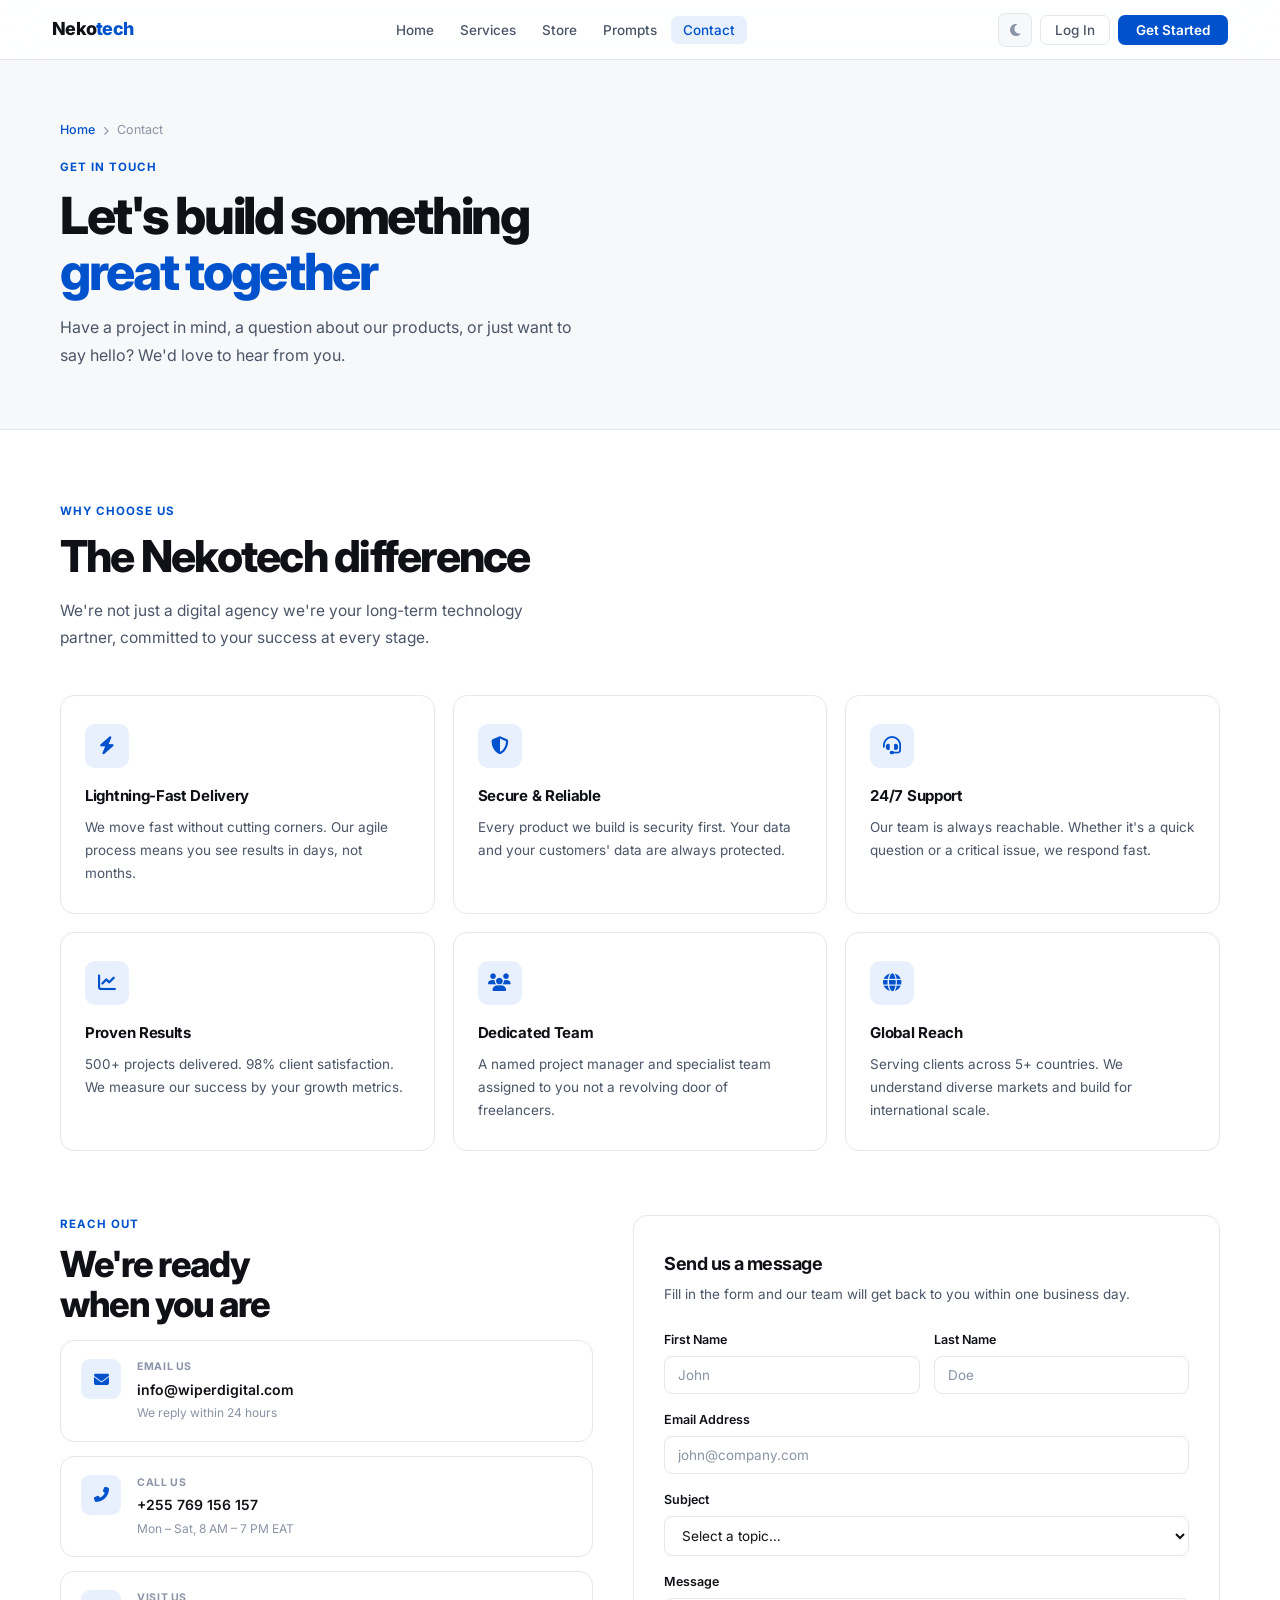
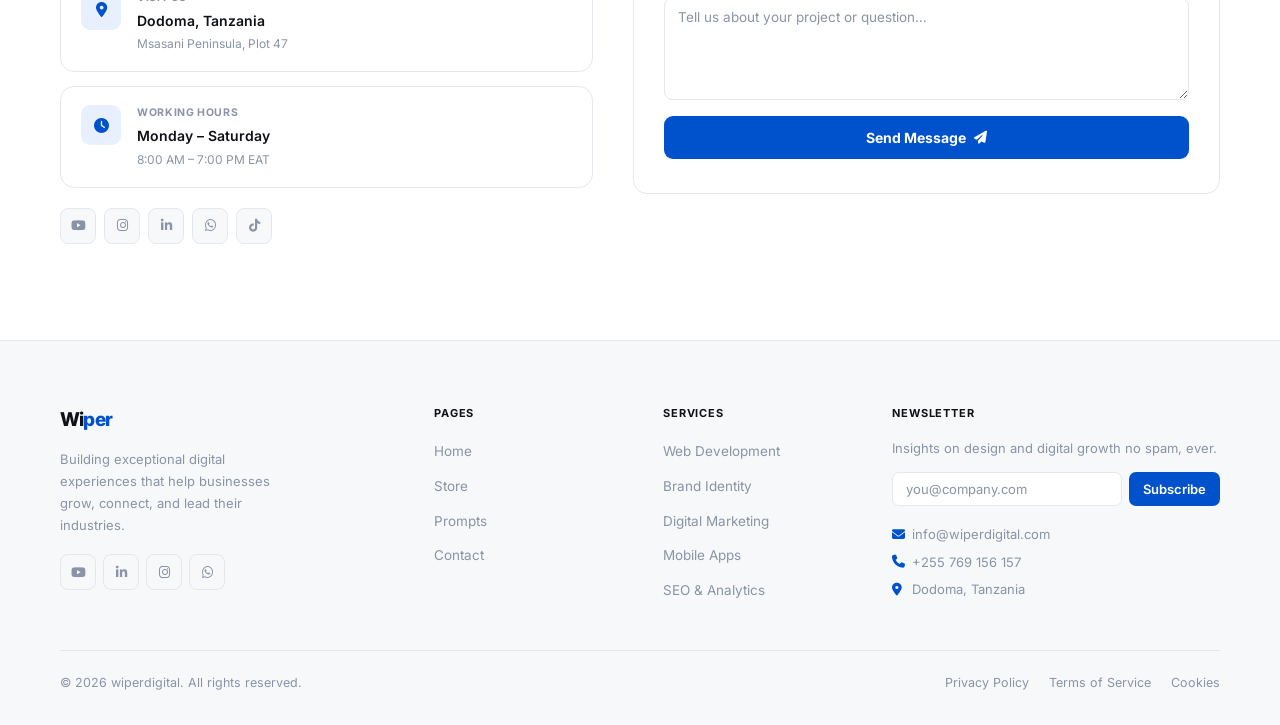
<file: contact.html>
<!DOCTYPE html>
<html lang="en" data-theme="light">
<head>
<meta charset="UTF-8">
<meta name="viewport" content="width=device-width, initial-scale=1.0">
<title>Contact wiper digital</title>
<link href="https://fonts.googleapis.com/css2?family=Inter:wght@300;400;500;600;700;800&display=swap" rel="stylesheet">
<link rel="stylesheet" href="https://cdnjs.cloudflare.com/ajax/libs/font-awesome/6.5.0/css/all.min.css">
<style>
:root{--bg:#ffffff;--bg-2:#f7f8fa;--bg-3:#edf0f4;--surface:#ffffff;--border:#e4e7ec;--text:#0f1117;--text-2:#4a5568;--text-3:#8a94a6;--accent:#0052cc;--accent-h:#0041a8;--accent-lt:#e8f0fe;--shadow-sm:0 1px 3px rgba(0,0,0,0.07),0 4px 12px rgba(0,0,0,0.04);--shadow-md:0 4px 24px rgba(0,0,0,0.09);--radius:10px;--radius-lg:14px;}
[data-theme="dark"]{--bg:#0c0d10;--bg-2:#13151a;--bg-3:#1c1f28;--surface:#161820;--border:#252830;--text:#eef0f4;--text-2:#9aa3b2;--text-3:#5a6272;--accent:#4d8eff;--accent-h:#6ba0ff;--accent-lt:rgba(77,142,255,0.1);--shadow-sm:0 1px 3px rgba(0,0,0,0.3);--shadow-md:0 4px 24px rgba(0,0,0,0.3);}
*,*::before,*::after{margin:0;padding:0;box-sizing:border-box;}html{scroll-behavior:smooth;}
body{font-family:'Inter',sans-serif;background:var(--bg);color:var(--text);line-height:1.6;transition:background .3s,color .3s;overflow-x:hidden;}
a{text-decoration:none;color:inherit;}ul{list-style:none;}
::-webkit-scrollbar{width:5px;}::-webkit-scrollbar-track{background:var(--bg-2);}::-webkit-scrollbar-thumb{background:var(--border);border-radius:10px;}
.navbar{position:fixed;top:0;left:0;right:0;z-index:1000;height:60px;display:flex;align-items:center;justify-content:space-between;padding:0 52px;background:rgba(255,255,255,0.88);backdrop-filter:blur(18px);-webkit-backdrop-filter:blur(18px);border-bottom:1px solid var(--border);transition:background .3s,border-color .3s;}
[data-theme="dark"] .navbar{background:rgba(12,13,16,0.88);}
.logo{font-size:18px;font-weight:800;letter-spacing:-.04em;color:var(--text);}.logo em{font-style:normal;color:var(--accent);}
.nav-links{display:flex;gap:2px;}
.nav-links a{font-size:13.5px;font-weight:500;color:var(--text-2);padding:6px 12px;border-radius:7px;transition:color .2s,background .2s;}
.nav-links a:hover,.nav-links a.active{color:var(--accent);background:var(--accent-lt);}
.nav-actions{display:flex;gap:8px;align-items:center;}
.btn-ghost{font-size:13.5px;font-weight:500;color:var(--text-2);padding:6px 14px;border-radius:7px;border:1px solid var(--border);background:transparent;cursor:pointer;transition:all .2s;font-family:'Inter',sans-serif;}
.btn-ghost:hover{color:var(--text);border-color:var(--text-3);}
.btn-solid{font-size:13.5px;font-weight:600;color:#fff;padding:7px 18px;border-radius:7px;background:var(--accent);border:none;cursor:pointer;transition:background .2s;font-family:'Inter',sans-serif;}
.btn-solid:hover{background:var(--accent-h);}
.theme-btn{width:34px;height:34px;border-radius:7px;border:1px solid var(--border);background:var(--bg-2);color:var(--text-3);display:flex;align-items:center;justify-content:center;cursor:pointer;font-size:14px;transition:all .2s;}
.theme-btn:hover{color:var(--accent);border-color:var(--accent);background:var(--accent-lt);}
.hamburger{display:none;background:none;border:none;font-size:20px;color:var(--text);cursor:pointer;padding:7px;border-radius:7px;}
.hamburger:hover{background:var(--bg-2);}
.mob-overlay{display:none;position:fixed;inset:0;background:rgba(0,0,0,0.4);backdrop-filter:blur(4px);z-index:1998;}
.mob-overlay.on{display:block;}
.mob-menu{position:fixed;top:0;right:-100%;width:272px;height:100%;background:var(--surface);border-left:1px solid var(--border);padding:22px 20px;z-index:1999;transition:right .35s cubic-bezier(.77,0,.175,1);}
.mob-menu.on{right:0;}
.mob-head{display:flex;justify-content:space-between;align-items:center;margin-bottom:28px;}
.mob-close{background:none;border:none;font-size:18px;color:var(--text-3);cursor:pointer;}
.mob-menu nav a{display:block;padding:11px 0;font-size:14.5px;font-weight:500;color:var(--text-2);border-bottom:1px solid var(--border);transition:color .2s,padding-left .2s;}
.mob-menu nav a:hover{color:var(--accent);padding-left:6px;}
.mob-auth{margin-top:22px;display:flex;flex-direction:column;gap:10px;}
.mob-auth .btn-ghost,.mob-auth .btn-solid{width:100%;text-align:center;padding:11px;}
/* PAGE HERO */
.page-hero{padding:120px 52px 60px;background:var(--bg-2);border-bottom:1px solid var(--border);}
.page-hero .wrap{max-width:1160px;margin:0 auto;}
.eyebrow{font-size:11.5px;font-weight:700;letter-spacing:.09em;text-transform:uppercase;color:var(--accent);margin-bottom:12px;}
.page-hero h1{font-size:clamp(32px,4vw,52px);font-weight:800;letter-spacing:-.045em;line-height:1.08;margin-bottom:14px;}
.page-hero h1 span{color:var(--accent);}
.page-hero p{font-size:16px;color:var(--text-2);line-height:1.75;max-width:520px;}
.breadcrumb{display:flex;align-items:center;gap:8px;font-size:12.5px;color:var(--text-3);margin-bottom:18px;}
.breadcrumb a{color:var(--accent);font-weight:500;}.breadcrumb i{font-size:9px;}
/* WRAP */
.wrap{max-width:1160px;margin:0 auto;}
.sec-h{font-size:clamp(28px,3.5vw,44px);font-weight:800;letter-spacing:-.04em;line-height:1.1;margin-bottom:16px;}
.sec-p{font-size:15.5px;color:var(--text-2);line-height:1.75;max-width:500px;}
/* WHY US */
.why-us-section{padding:72px 52px 64px;background:var(--bg);}
.why-us-grid{display:grid;grid-template-columns:repeat(3,1fr);gap:18px;margin-top:44px;}
.wu-card{background:var(--surface);border:1px solid var(--border);border-radius:var(--radius-lg);padding:28px 24px;transition:box-shadow .25s,border-color .25s,transform .25s;}
.wu-card:hover{transform:translateY(-3px);box-shadow:var(--shadow-md);border-color:var(--accent);}
.wu-icon{width:44px;height:44px;border-radius:10px;background:var(--accent-lt);display:flex;align-items:center;justify-content:center;font-size:18px;color:var(--accent);margin-bottom:16px;}
.wu-card h3{font-size:15px;font-weight:700;letter-spacing:-.02em;margin-bottom:8px;}
.wu-card p{font-size:13.5px;color:var(--text-2);line-height:1.7;}
/* CONTACT GRID */
.contact-section{padding:0 52px 96px;background:var(--bg);}
.contact-grid{display:grid;grid-template-columns:1fr 1.1fr;gap:40px;align-items:start;}
.contact-info{}
.ci-card{display:flex;gap:16px;align-items:flex-start;padding:18px 20px;border:1px solid var(--border);border-radius:var(--radius-lg);background:var(--surface);transition:border-color .25s,box-shadow .25s;margin-bottom:14px;}
.ci-card:hover{border-color:var(--accent);box-shadow:var(--shadow-sm);}
.ci-ico{width:40px;height:40px;border-radius:9px;background:var(--accent-lt);color:var(--accent);display:flex;align-items:center;justify-content:center;font-size:15px;flex-shrink:0;}
.ci-label{font-size:10.5px;font-weight:700;letter-spacing:.06em;text-transform:uppercase;color:var(--text-3);margin-bottom:3px;}
.ci-val{font-size:14px;font-weight:600;color:var(--text);}
.ci-sub{font-size:12px;color:var(--text-3);margin-top:2px;}
.social-row{display:flex;gap:8px;margin-top:20px;}
.soc-btn{width:36px;height:36px;border-radius:8px;border:1px solid var(--border);background:var(--bg-2);color:var(--text-3);font-size:13px;display:flex;align-items:center;justify-content:center;cursor:pointer;transition:all .2s;}
.soc-btn:hover{color:var(--accent);border-color:var(--accent);background:var(--accent-lt);}
/* FORM */
.contact-form-box{background:var(--surface);border:1px solid var(--border);border-radius:var(--radius-lg);padding:34px 30px;}
.contact-form-box h3{font-size:18px;font-weight:700;letter-spacing:-.03em;margin-bottom:6px;}
.contact-form-box > p{font-size:13.5px;color:var(--text-2);margin-bottom:24px;}
.form-row{display:grid;grid-template-columns:1fr 1fr;gap:14px;}
.form-group{display:flex;flex-direction:column;gap:6px;margin-bottom:16px;}
.form-group label{font-size:12.5px;font-weight:600;color:var(--text);}
.form-group input,.form-group select,.form-group textarea{padding:10px 13px;background:var(--bg);border:1.5px solid var(--border);border-radius:8px;font-family:'Inter',sans-serif;font-size:13.5px;color:var(--text);outline:none;transition:border-color .2s;resize:vertical;}
.form-group input::placeholder,.form-group textarea::placeholder{color:var(--text-3);}
.form-group input:focus,.form-group select:focus,.form-group textarea:focus{border-color:var(--accent);}
.btn-submit{width:100%;padding:13px;background:var(--accent);color:#fff;font-size:14px;font-weight:700;border:none;border-radius:9px;cursor:pointer;font-family:'Inter',sans-serif;display:flex;align-items:center;justify-content:center;gap:8px;transition:background .2s,transform .2s;}
.btn-submit:hover{background:var(--accent-h);transform:translateY(-1px);}
.btn-submit i{font-size:13px;}
/* FOOTER */
footer{background:var(--bg-2);border-top:1px solid var(--border);padding:64px 52px 32px;}
.footer-grid{max-width:1160px;margin:0 auto;display:grid;grid-template-columns:1.8fr 1fr 1fr 1.5fr;gap:48px;padding-bottom:48px;border-bottom:1px solid var(--border);}
.footer-brand .logo{font-size:19px;margin-bottom:13px;}.footer-brand p{font-size:13px;color:var(--text-3);line-height:1.7;max-width:230px;margin-bottom:18px;}
.socials{display:flex;gap:7px;}
.f-col h4{font-size:11px;font-weight:700;letter-spacing:.08em;text-transform:uppercase;color:var(--text);margin-bottom:16px;}.f-col ul{display:flex;flex-direction:column;gap:9px;}.f-col a{font-size:13.5px;color:var(--text-3);transition:color .2s;}.f-col a:hover{color:var(--accent);}
.nl-row{display:flex;gap:7px;margin-top:4px;}.nl-row input{flex:1;padding:8px 13px;background:var(--bg);border:1px solid var(--border);border-radius:7px;font-family:'Inter',sans-serif;font-size:13px;color:var(--text);outline:none;transition:border-color .2s;}.nl-row input::placeholder{color:var(--text-3);}.nl-row input:focus{border-color:var(--accent);}
.nl-row button{padding:8px 14px;background:var(--accent);color:#fff;border:none;border-radius:7px;font-family:'Inter',sans-serif;font-size:13px;font-weight:600;cursor:pointer;transition:background .2s;white-space:nowrap;}.nl-row button:hover{background:var(--accent-h);}
.f-contact{margin-top:18px;display:flex;flex-direction:column;gap:7px;}.f-contact span{font-size:13px;color:var(--text-3);display:flex;align-items:center;gap:8px;}.f-contact i{color:var(--accent);width:12px;}
.footer-bot{max-width:1160px;margin:22px auto 0;display:flex;justify-content:space-between;align-items:center;flex-wrap:wrap;gap:12px;}.footer-bot p{font-size:12.5px;color:var(--text-3);}.f-legal{display:flex;gap:20px;}.f-legal a{font-size:12.5px;color:var(--text-3);transition:color .2s;}.f-legal a:hover{color:var(--accent);}
.back-top{position:fixed;bottom:26px;right:26px;width:38px;height:38px;border-radius:9px;background:var(--accent);color:#fff;display:flex;align-items:center;justify-content:center;font-size:13px;cursor:pointer;z-index:500;border:none;opacity:0;transform:translateY(10px);transition:all .3s;box-shadow:0 4px 12px rgba(0,82,204,.28);}.back-top.on{opacity:1;transform:translateY(0);}.back-top:hover{background:var(--accent-h);}
.rev{opacity:0;transform:translateY(26px);transition:opacity .6s ease,transform .6s ease;}.rev.in{opacity:1;transform:translateY(0);}
@media(max-width:1040px){.why-us-grid{grid-template-columns:repeat(2,1fr);}.contact-grid{grid-template-columns:1fr;}.footer-grid{grid-template-columns:1fr 1fr;}}
@media(max-width:760px){.navbar{padding:0 18px;}.nav-links,.nav-actions .btn-ghost,.nav-actions .btn-solid{display:none;}.hamburger{display:block;}.page-hero{padding:100px 18px 48px;}.why-us-section,.contact-section{padding-left:18px;padding-right:18px;}footer{padding:56px 18px 28px;}.footer-grid{grid-template-columns:1fr;gap:32px;}.footer-bot{flex-direction:column;text-align:center;}.form-row{grid-template-columns:1fr;}}
@media(max-width:560px){.why-us-grid{grid-template-columns:1fr;}}
</style>
</head>
<body>

<button class="back-top" id="btt" onclick="window.scrollTo({top:0,behavior:'smooth'})"><i class="fas fa-arrow-up"></i></button>
<div class="mob-overlay" id="mobOv" onclick="closeMenu()"></div>
<div class="mob-menu" id="mobM">
  <div class="mob-head"><div class="logo">Wi<em>per</em></div><button class="mob-close" onclick="closeMenu()"><i class="fas fa-times"></i></button></div>
  <nav>
    <a href="index.html" onclick="closeMenu()">Home</a>
     <a href="services.html" onclick="closeMenu()">Services</a>
    <a href="store.html" onclick="closeMenu()">Store</a>
    <a href="prompts.html" onclick="closeMenu()">Prompts</a>
    <a href="contact.html" onclick="closeMenu()">Contact</a>
  </nav>
  <div class="mob-auth"><button class="btn-ghost">Log In</button><button class="btn-solid">Get Started</button></div>
</div>

<nav class="navbar" id="top">
  <div class="logo">Neko<em>tech</em></div>
  <ul class="nav-links">
    <li><a href="index.html">Home</a></li>
    <li><a href="services.html">Services</a></li>
    <li><a href="store.html">Store</a></li>
    <li><a href="prompts.html">Prompts</a></li>
    <li><a href="contact.html" class="active">Contact</a></li>
  </ul>
  <div class="nav-actions">
    <button class="theme-btn" id="tBtn"><i class="fas fa-moon" id="tIco"></i></button>
    <button class="btn-ghost">Log In</button>
    <button class="btn-solid">Get Started</button>
    <button class="hamburger" onclick="openMenu()"><i class="fas fa-bars"></i></button>
  </div>
</nav>

<div class="page-hero">
  <div class="wrap">
    <div class="breadcrumb"><a href="index.html">Home</a><i class="fas fa-chevron-right"></i><span>Contact</span></div>
    <div class="eyebrow">Get In Touch</div>
    <h1>Let's build something<br><span>great together</span></h1>
    <p>Have a project in mind, a question about our products, or just want to say hello? We'd love to hear from you.</p>
  </div>
</div>

<!-- WHY CHOOSE US -->
<div class="why-us-section">
  <div class="wrap">
    <div class="eyebrow rev">Why Choose Us</div>
    <h2 class="sec-h rev">The Nekotech difference</h2>
    <p class="sec-p rev">We're not just a digital agency we're your long-term technology partner, committed to your success at every stage.</p>
    <div class="why-us-grid">
      <div class="wu-card rev"><div class="wu-icon"><i class="fas fa-bolt"></i></div><h3>Lightning-Fast Delivery</h3><p>We move fast without cutting corners. Our agile process means you see results in days, not months.</p></div>
      <div class="wu-card rev" style="transition-delay:.07s"><div class="wu-icon"><i class="fas fa-shield-alt"></i></div><h3>Secure & Reliable</h3><p>Every product we build is security first. Your data and your customers' data are always protected.</p></div>
      <div class="wu-card rev" style="transition-delay:.14s"><div class="wu-icon"><i class="fas fa-headset"></i></div><h3>24/7 Support</h3><p>Our team is always reachable. Whether it's a quick question or a critical issue, we respond fast.</p></div>
      <div class="wu-card rev" style="transition-delay:.07s"><div class="wu-icon"><i class="fas fa-chart-line"></i></div><h3>Proven Results</h3><p>500+ projects delivered. 98% client satisfaction. We measure our success by your growth metrics.</p></div>
      <div class="wu-card rev" style="transition-delay:.14s"><div class="wu-icon"><i class="fas fa-users"></i></div><h3>Dedicated Team</h3><p>A named project manager and specialist team assigned to you not a revolving door of freelancers.</p></div>
      <div class="wu-card rev" style="transition-delay:.21s"><div class="wu-icon"><i class="fas fa-globe"></i></div><h3>Global Reach</h3><p>Serving clients across 5+ countries. We understand diverse markets and build for international scale.</p></div>
    </div>
  </div>
</div>

<!-- CONTACT FORM + INFO -->
<div class="contact-section">
  <div class="wrap">
    <div class="contact-grid">
      <div class="contact-info">
        <div class="eyebrow rev">Reach Out</div>
        <h2 class="sec-h rev" style="font-size:clamp(24px,3vw,36px);">We're ready<br>when you are</h2>

        <div class="ci-card rev">
          <div class="ci-ico"><i class="fas fa-envelope"></i></div>
          <div><div class="ci-label">Email Us</div><div class="ci-val">info@wiperdigital.com</div><div class="ci-sub">We reply within 24 hours</div></div>
        </div>
        <div class="ci-card rev" style="transition-delay:.08s">
          <div class="ci-ico"><i class="fas fa-phone-alt"></i></div>
          <div><div class="ci-label">Call Us</div><div class="ci-val">+255 769 156 157</div><div class="ci-sub">Mon – Sat, 8 AM – 7 PM EAT</div></div>
        </div>
        <div class="ci-card rev" style="transition-delay:.16s">
          <div class="ci-ico"><i class="fas fa-map-marker-alt"></i></div>
          <div><div class="ci-label">Visit Us</div><div class="ci-val">Dodoma, Tanzania</div><div class="ci-sub">Msasani Peninsula, Plot 47</div></div>
        </div>
        <div class="ci-card rev" style="transition-delay:.24s">
          <div class="ci-ico"><i class="fas fa-clock"></i></div>
          <div><div class="ci-label">Working Hours</div><div class="ci-val">Monday – Saturday</div><div class="ci-sub">8:00 AM – 7:00 PM EAT</div></div>
        </div>

        <div class="social-row rev">
          <a href="#" class="soc-btn"><i class="fab fa-youtube"></i></a>
          <a href="#" class="soc-btn"><i class="fab fa-instagram"></i></a>
          <a href="#" class="soc-btn"><i class="fab fa-linkedin-in"></i></a>
          <a href="#" class="soc-btn"><i class="fab fa-whatsapp"></i></a>
          <a href="#" class="soc-btn"><i class="fab fa-tiktok"></i></a>
        </div>
      </div>

      <div class="contact-form-box rev">
        <h3>Send us a message</h3>
        <p>Fill in the form and our team will get back to you within one business day.</p>
        <div class="form-row">
          <div class="form-group"><label>First Name</label><input type="text" placeholder="John"></div>
          <div class="form-group"><label>Last Name</label><input type="text" placeholder="Doe"></div>
        </div>
        <div class="form-group"><label>Email Address</label><input type="email" placeholder="john@company.com"></div>
        <div class="form-group">
          <label>Subject</label>
          <select>
            <option value="">Select a topic…</option>
            <option>Product Inquiry</option>
            <option>Services & Pricing</option>
            <option>Technical Support</option>
            <option>Partnership</option>
            <option>Other</option>
          </select>
        </div>
        <div class="form-group"><label>Message</label><textarea rows="5" placeholder="Tell us about your project or question…"></textarea></div>
        <button class="btn-submit" onclick="submitForm(this)">Send Message <i class="fas fa-paper-plane"></i></button>
      </div>
    </div>
  </div>
</div>

<footer id="footer">
  <div class="footer-grid">
    <div class="footer-brand"><div class="logo">Wi<em>per</em></div><p>Building exceptional digital experiences that help businesses grow, connect, and lead their industries.</p><div class="socials"><a href="#" class="soc-btn"><i class="fab fa-youtube"></i></a><a href="#" class="soc-btn"><i class="fab fa-linkedin-in"></i></a><a href="#" class="soc-btn"><i class="fab fa-instagram"></i></a><a href="#" class="soc-btn"><i class="fab fa-whatsapp"></i></a></div></div>
    <div class="f-col"><h4>Pages</h4><ul><li><a href="index.html">Home</a></li><li><a href="store.html">Store</a></li><li><a href="prompts.html">Prompts</a></li><li><a href="contact.html">Contact</a></li></ul></div>
    <div class="f-col"><h4>Services</h4><ul><li><a href="web-development.html">Web Development</a></li><li><a href="brand-identity.html">Brand Identity</a></li><li><a href="digital-marketing.html">Digital Marketing</a></li><li><a href="mobile-applications.html">Mobile Apps</a></li><li><a href="seo-analytics.html">SEO & Analytics</a></li></ul></div>
    <div class="f-col"><h4>Newsletter</h4><p style="font-size:13px;color:var(--text-3);line-height:1.65;margin-bottom:12px;">Insights on design and digital growth no spam, ever.</p><div class="nl-row"><input type="email" placeholder="you@company.com"><button>Subscribe</button></div><div class="f-contact"><span><i class="fas fa-envelope"></i>info@wiperdigital.com</span><span><i class="fas fa-phone"></i>+255 769 156 157</span><span><i class="fas fa-map-marker-alt"></i>Dodoma, Tanzania</span></div></div>
  </div>
  <div class="footer-bot"><p>© 2026 wiperdigital. All rights reserved.</p><div class="f-legal"><a href="#">Privacy Policy</a><a href="#">Terms of Service</a><a href="#">Cookies</a></div></div>
</footer>

<script>
const html=document.documentElement,tBtn=document.getElementById('tBtn'),tIco=document.getElementById('tIco');
tBtn.addEventListener('click',()=>{const dark=html.getAttribute('data-theme')==='dark';html.setAttribute('data-theme',dark?'light':'dark');tIco.className=dark?'fas fa-moon':'fas fa-sun';});
function openMenu(){document.getElementById('mobM').classList.add('on');document.getElementById('mobOv').classList.add('on');}
function closeMenu(){document.getElementById('mobM').classList.remove('on');document.getElementById('mobOv').classList.remove('on');}
window.addEventListener('scroll',()=>document.getElementById('btt').classList.toggle('on',scrollY>400));
const io=new IntersectionObserver(e=>e.forEach(x=>{if(x.isIntersecting){x.target.classList.add('in');io.unobserve(x.target);}}),{threshold:.12});
document.querySelectorAll('.rev').forEach(el=>io.observe(el));
function submitForm(btn){
  const orig=btn.innerHTML;
  btn.innerHTML='<i class="fas fa-spinner fa-spin"></i> Sending…';
  btn.disabled=true;
  setTimeout(()=>{
    btn.innerHTML='<i class="fas fa-check"></i> Message Sent!';
    btn.style.background='#22c55e';
    setTimeout(()=>{btn.innerHTML=orig;btn.disabled=false;btn.style.background='';},3000);
  },1600);
}
</script>
</body>
</html>
</file>
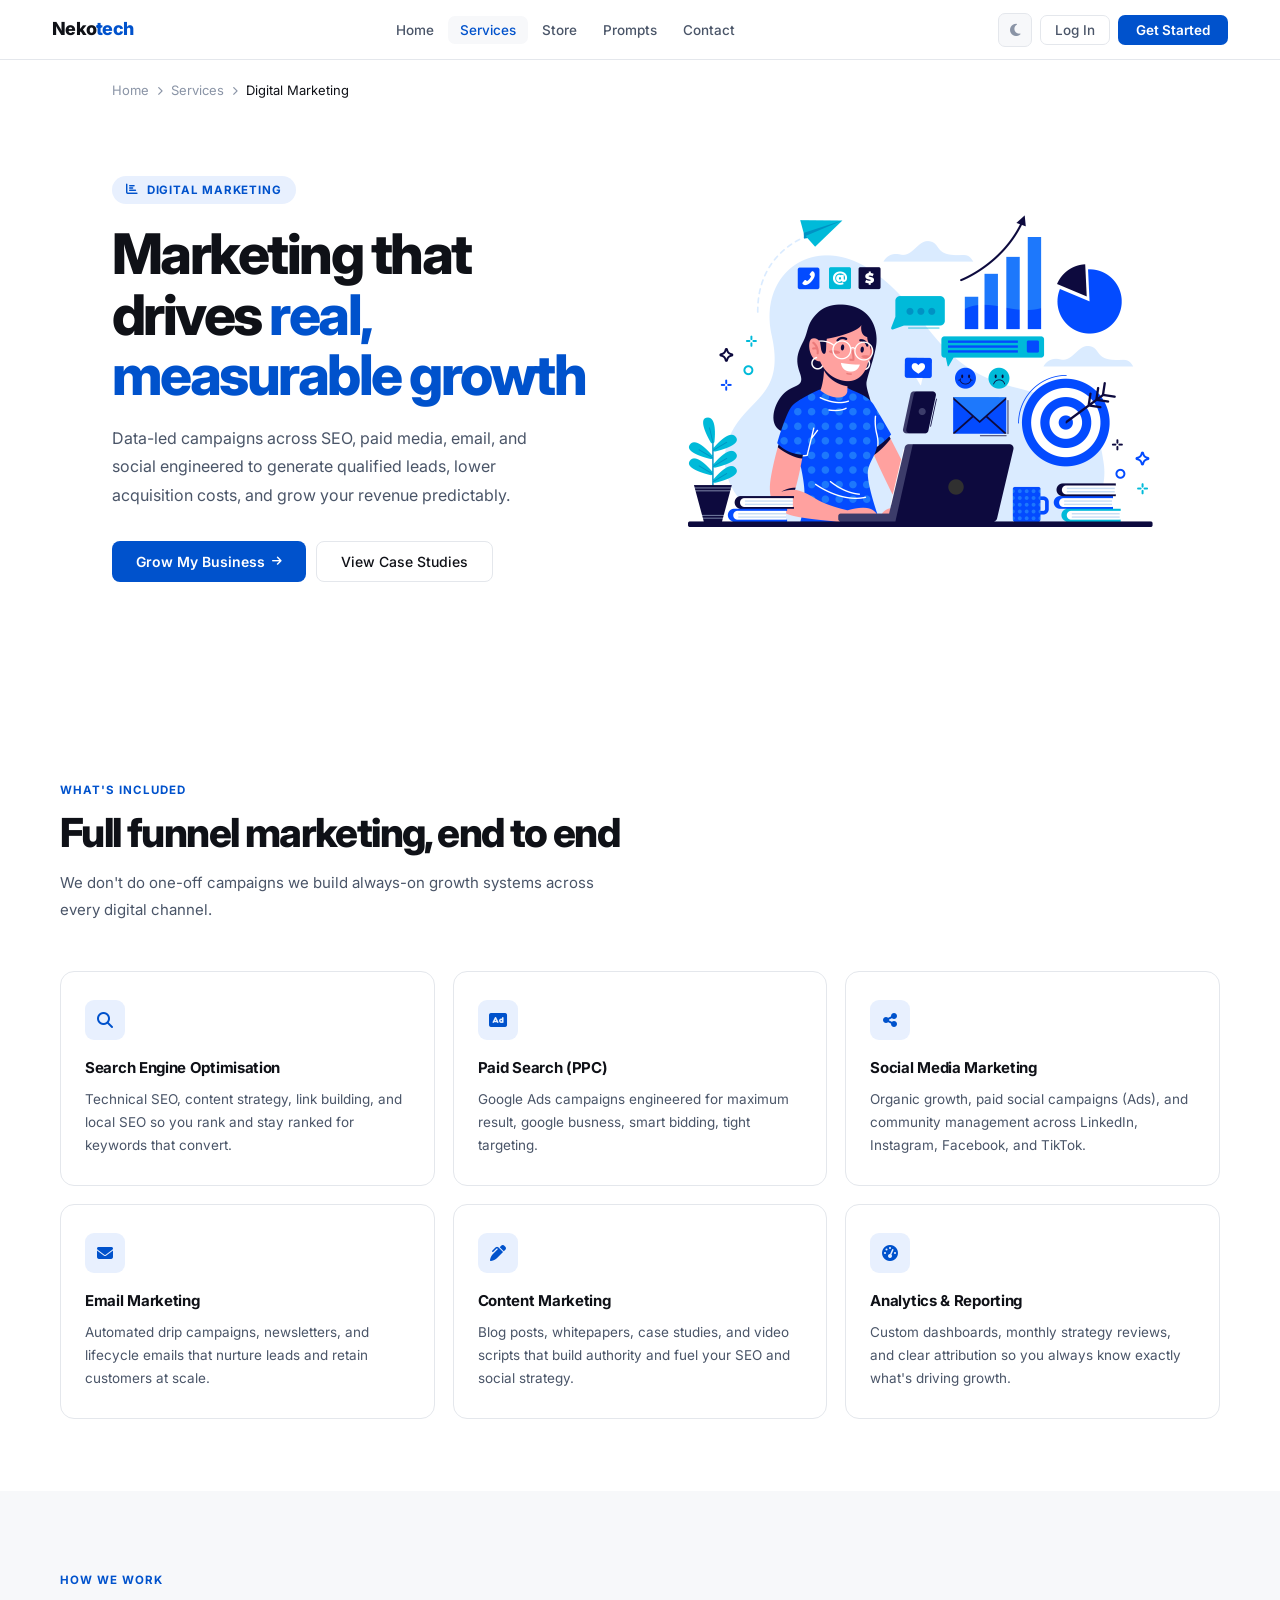
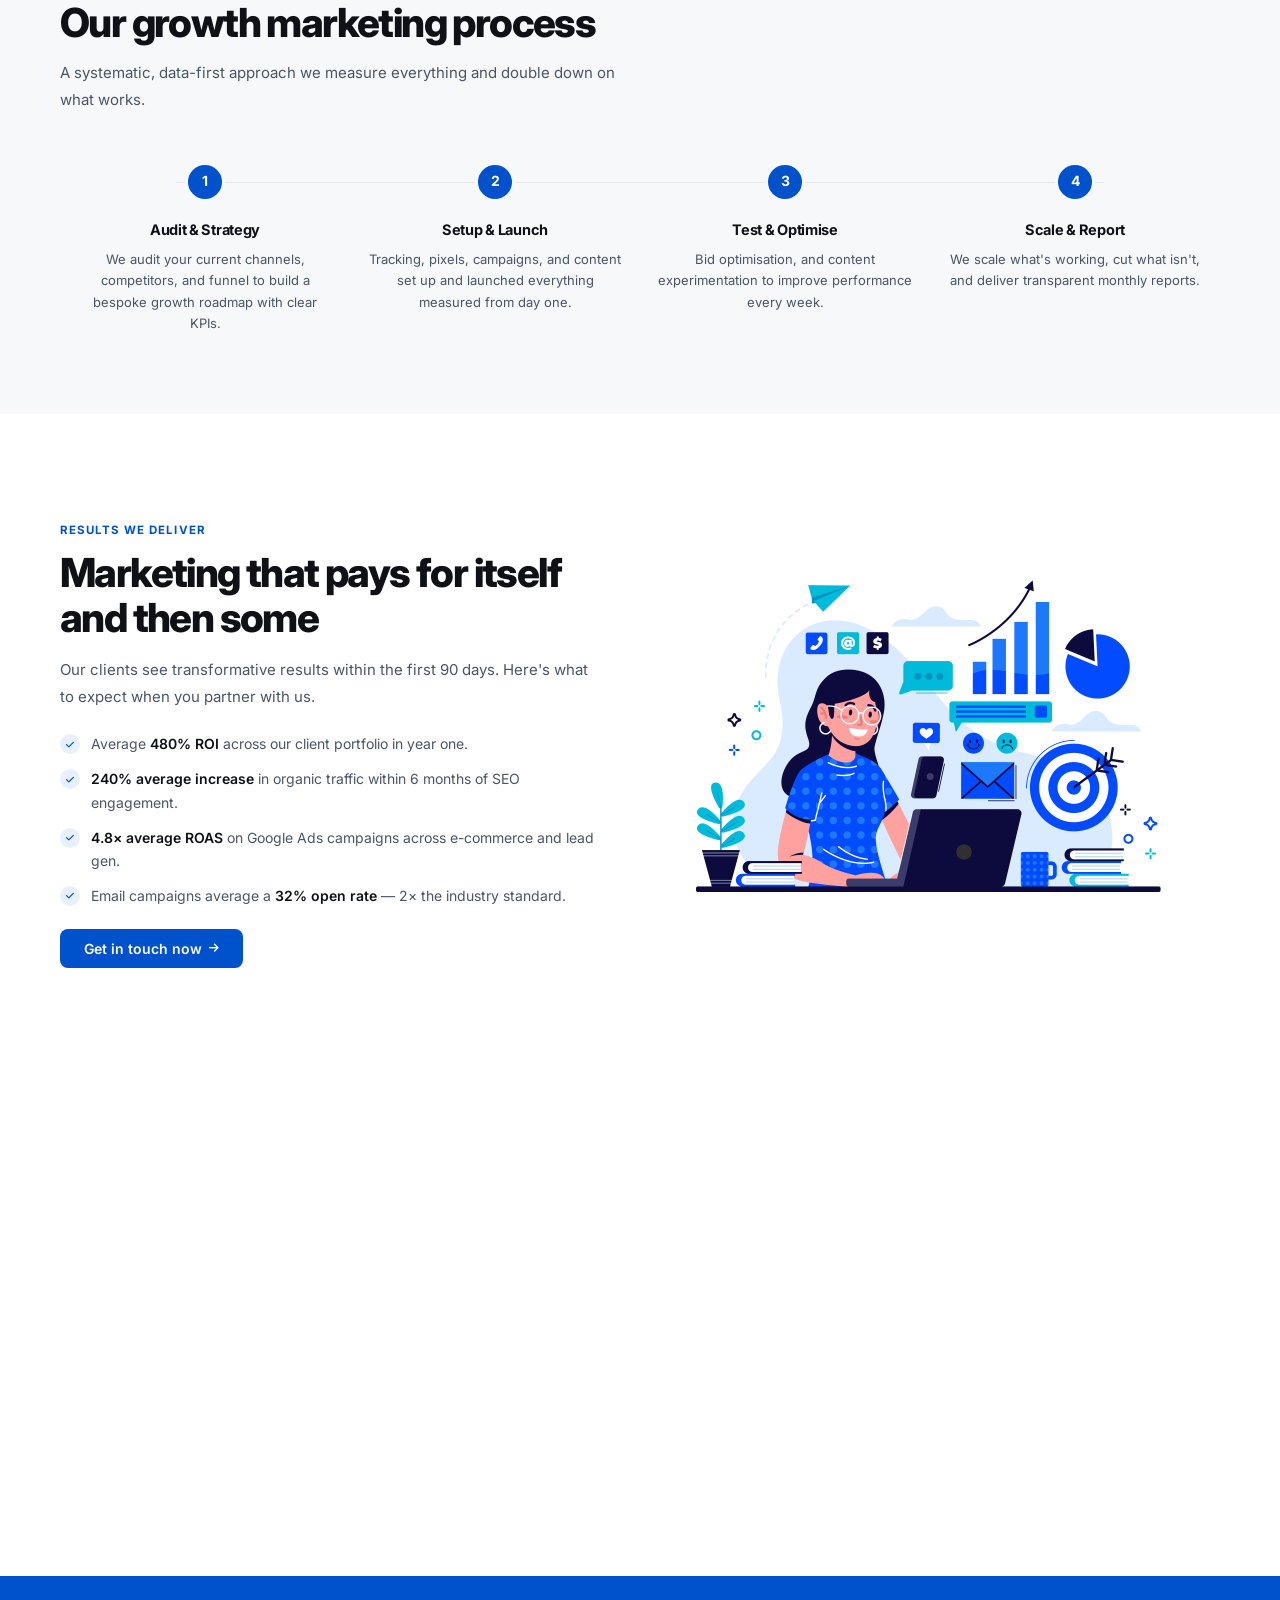
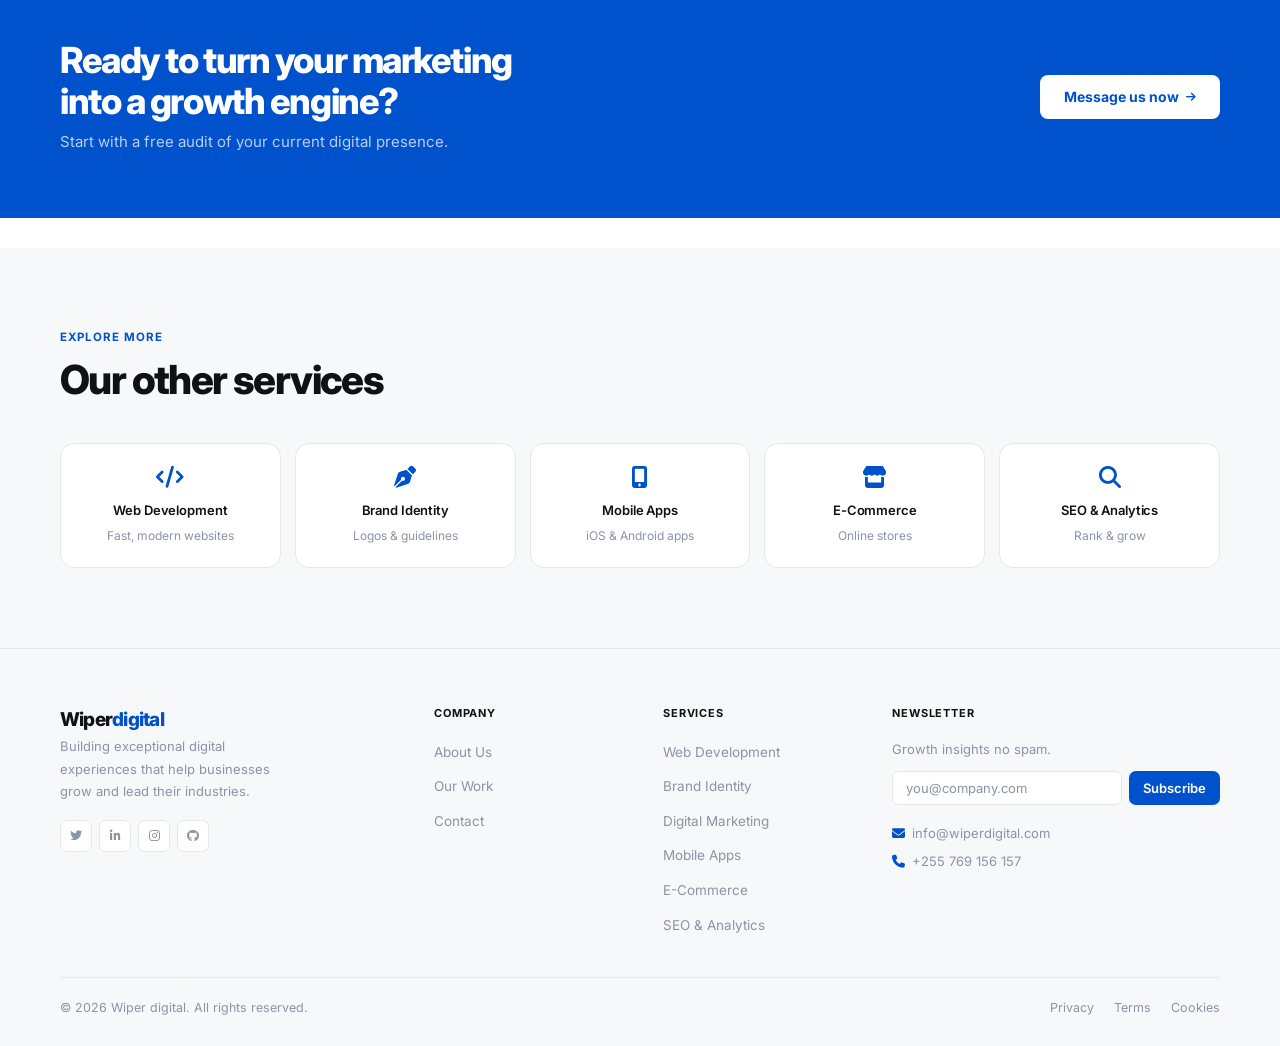
<file: digital-marketing.html>
<!DOCTYPE html>
<html lang="en" data-theme="light">
<head>
<meta charset="UTF-8"><meta name="viewport" content="width=device-width, initial-scale=1.0">
<title>Digital Marketing wiper digital</title>
<link href="https://fonts.googleapis.com/css2?family=Inter:wght@300;400;500;600;700;800&display=swap" rel="stylesheet">
<link rel="stylesheet" href="https://cdnjs.cloudflare.com/ajax/libs/font-awesome/6.5.0/css/all.min.css">
<link rel="stylesheet" href="shared.css">
</head>
<body>
<button class="back-top" id="btt" onclick="window.scrollTo({top:0,behavior:'smooth'})"><i class="fas fa-arrow-up"></i></button>
<div class="mob-overlay" id="mobOv" onclick="closeMenu()"></div>
<div class="mob-menu" id="mobM">
  <div class="mob-head"><div class="logo">wi<em>per</em></div><button class="mob-close" onclick="closeMenu()"><i class="fas fa-times"></i></button></div>
  <nav>
    <a href="index.html" onclick="closeMenu()">Home</a>
    <a href="store.html" onclick="closeMenu()">Store</a>
    <a href="prompts.html" onclick="closeMenu()">Prompts</a>
    <a href="contact.html" onclick="closeMenu()">Contact</a>
  </nav>
  <div class="mob-auth"><button class="btn-ghost">Log In</button><button class="btn-solid">Get Started</button></div>
</div>

<nav class="navbar" id="top">
  <div class="logo">Neko<em>tech</em></div>
  <ul class="nav-links">
    <li><a href="index.html">Home</a></li>
    <li><a href="services.html"  class="active">Services</a></li>
    <li><a href="store.html">Store</a></li>
    <li><a href="prompts.html">Prompts</a></li>
    <li><a href="contact.html">Contact</a></li>
  </ul>
  <div class="nav-actions">
    <button class="theme-btn" id="tBtn"><i class="fas fa-moon" id="tIco"></i></button>
    <button class="btn-ghost">Log In</button>
    <button class="btn-solid">Get Started</button>
    <button class="hamburger" onclick="openMenu()"><i class="fas fa-bars"></i></button>
  </div>
</nav>

<div class="breadcrumb"><a href="index.html">Home</a><i class="fas fa-chevron-right"></i><a href="index.html#services">Services</a><i class="fas fa-chevron-right"></i><span style="color:var(--text)">Digital Marketing</span></div>

<div style="max-width:1160px;margin:0 auto;">
<div class="svc-hero">
  <div class="svc-hero-text">
    <div class="svc-badge"><i class="fas fa-chart-bar"></i> Digital Marketing</div>
    <h1>Marketing that drives <span>real, measurable growth</span></h1>
    <p>Data-led campaigns across SEO, paid media, email, and social engineered to generate qualified leads, lower acquisition costs, and grow your revenue predictably.</p>
    <div class="hero-btns"><button class="btn-primary">Grow My Business <i class="fas fa-arrow-right"></i></button><button class="btn-outline">View Case Studies</button></div>
  </div>
      <div class="hero-visual">
  <img src="PHOTO/hero03.png" alt="Hero Image" class="hero-img">
</div>
</div>
</div>

<section style="background:var(--bg);padding:72px 52px;"><div class="wrap">
  <div class="eyebrow rev">What's Included</div><h2 class="sec-h rev">Full funnel marketing, end to end</h2><p class="sec-p rev">We don't do one-off campaigns we build always-on growth systems across every digital channel.</p>
  <div class="feat-grid">
    <div class="feat-card rev"><div class="feat-icon"><i class="fas fa-search"></i></div><h3>Search Engine Optimisation</h3><p>Technical SEO, content strategy, link building, and local SEO so you rank and stay ranked for keywords that convert.</p></div>
    <div class="feat-card rev" style="transition-delay:.06s"><div class="feat-icon"><i class="fas fa-ad"></i></div><h3>Paid Search (PPC)</h3><p>Google Ads campaigns engineered for maximum result, google busness, smart bidding, tight targeting.</p></div>
    <div class="feat-card rev" style="transition-delay:.12s"><div class="feat-icon"><i class="fas fa-share-alt"></i></div><h3>Social Media Marketing</h3><p>Organic growth, paid social campaigns (Ads), and community management across LinkedIn, Instagram, Facebook, and TikTok.</p></div>
    <div class="feat-card rev" style="transition-delay:.06s"><div class="feat-icon"><i class="fas fa-envelope"></i></div><h3>Email Marketing</h3><p>Automated drip campaigns, newsletters, and lifecycle emails that nurture leads and retain customers at scale.</p></div>
    <div class="feat-card rev" style="transition-delay:.12s"><div class="feat-icon"><i class="fas fa-pen-alt"></i></div><h3>Content Marketing</h3><p>Blog posts, whitepapers, case studies, and video scripts that build authority and fuel your SEO and social strategy.</p></div>
    <div class="feat-card rev" style="transition-delay:.18s"><div class="feat-icon"><i class="fas fa-tachometer-alt"></i></div><h3>Analytics & Reporting</h3><p>Custom dashboards, monthly strategy reviews, and clear attribution so you always know exactly what's driving growth.</p></div>
  </div>
</div></section>

<section class="process"><div class="wrap">
  <div class="eyebrow rev">How We Work</div><h2 class="sec-h rev">Our growth marketing process</h2><p class="sec-p rev">A systematic, data-first approach we measure everything and double down on what works.</p>
  <div class="steps rev">
    <div class="step"><div class="step-num">1</div><h3>Audit & Strategy</h3><p>We audit your current channels, competitors, and funnel to build a bespoke growth roadmap with clear KPIs.</p></div>
    <div class="step"><div class="step-num">2</div><h3>Setup & Launch</h3><p>Tracking, pixels, campaigns, and content set up and launched everything measured from day one.</p></div>
    <div class="step"><div class="step-num">3</div><h3>Test & Optimise</h3><p>Bid optimisation, and content experimentation to improve performance every week.</p></div>
    <div class="step"><div class="step-num">4</div><h3>Scale & Report</h3><p>We scale what's working, cut what isn't, and deliver transparent monthly reports.</p></div>
  </div>
</div></section>

<section style="background:var(--bg);padding:80px 52px;"><div class="wrap"><div class="split">
  <div class="split-text">
    <div class="eyebrow rev">Results We Deliver</div><h2 class="sec-h rev">Marketing that pays for itself and then some</h2>
    <p class="sec-p rev">Our clients see transformative results within the first 90 days. Here's what to expect when you partner with us.</p>
    <div class="split-list rev">
      <div class="split-item"><div class="s-check"><i class="fas fa-check"></i></div><p>Average <strong>480% ROI</strong> across our client portfolio in year one.</p></div>
      <div class="split-item"><div class="s-check"><i class="fas fa-check"></i></div><p><strong>240% average increase</strong> in organic traffic within 6 months of SEO engagement.</p></div>
      <div class="split-item"><div class="s-check"><i class="fas fa-check"></i></div><p><strong>4.8× average ROAS</strong> on Google Ads campaigns across e-commerce and lead gen.</p></div>
      <div class="split-item"><div class="s-check"><i class="fas fa-check"></i></div><p>Email campaigns average a <strong>32% open rate</strong> — 2× the industry standard.</p></div>
    </div>
    <button class="btn-primary rev">Get in touch now <i class="fas fa-arrow-right"></i></button>
  </div>
       <div class="hero-visual">
  <img src="PHOTO/hero03.png" alt="Hero Image" class="hero-img">
</div>
</div></div></section>


<section style="background:var(--bg);padding:80px 52px;"><div class="wrap" style="max-width:760px;">
  <div class="eyebrow rev">FAQ</div><h2 class="sec-h rev">Common questions</h2>
  <div class="faq-list rev">
    <div class="faq-item"><button class="faq-q" onclick="toggleFaq(this)">How long before I see results? <i class="fas fa-chevron-down"></i></button><div class="faq-a"><p>Paid campaigns can show results within weeks. SEO typically takes 3–6 months to build momentum, but delivers compounding returns long-term. We set realistic expectations in our kickoff strategy session.</p></div></div>
    <div class="faq-item"><button class="faq-q" onclick="toggleFaq(this)">Do you require a minimum contract? <i class="fas fa-chevron-down"></i></button><div class="faq-a"><p>We ask for an initial 3-month commitment so we have enough time to test, optimise, and show meaningful results. After that, you're on a rolling monthly basis with 30 days' notice to cancel.</p></div></div>
    <div class="faq-item"><button class="faq-q" onclick="toggleFaq(this)">Who owns the ad accounts and content? <i class="fas fa-chevron-down"></i></button><div class="faq-a"><p>You own everything — your ad accounts, analytics, content, and creative assets. We work inside your accounts so there's never any dependency on us for access.</p></div></div>
    <div class="faq-item"><button class="faq-q" onclick="toggleFaq(this)">What's included in the monthly report? <i class="fas fa-chevron-down"></i></button><div class="faq-a"><p>A plain-English performance report covering traffic, leads, conversion rates, ad spend vs return, keyword rankings, and next month's priorities. We also offer a monthly video walkthrough call.</p></div></div>
  </div>
</div></section>

<div class="cta-band rev"><div class="cta-inner"><div><h2>Ready to turn your marketing into a growth engine?</h2><p>Start with a free audit of your current digital presence.</p></div> <a href="https://wa.me/255769156157" button class="btn-white">Message us now <i class="fas fa-arrow-right"></i></button></div></div> </a>

<section class="other-svc"><div class="wrap"><div class="eyebrow rev">Explore More</div><h2 class="sec-h rev">Our other services</h2><div class="other-grid rev"><a href="web-development.html" class="other-card"><i class="fas fa-code"></i><h4>Web Development</h4><p>Fast, modern websites</p></a><a href="brand-identity.html" class="other-card"><i class="fas fa-pen-nib"></i><h4>Brand Identity</h4><p>Logos & guidelines</p></a><a href="mobile-applications.html" class="other-card"><i class="fas fa-mobile-alt"></i><h4>Mobile Apps</h4><p>iOS & Android apps</p></a><a href="ecommerce.html" class="other-card"><i class="fas fa-store"></i><h4>E-Commerce</h4><p>Online stores</p></a><a href="seo-analytics.html" class="other-card"><i class="fas fa-search"></i><h4>SEO & Analytics</h4><p>Rank & grow</p></a></div></div></section>

<footer><div class="footer-grid"><div class="footer-brand"><a href="index.html" class="logo">Wiper<em>digital</em></a><p>Building exceptional digital experiences that help businesses grow and lead their industries.</p><div class="socials"><a href="#" class="soc-btn"><i class="fab fa-twitter"></i></a><a href="#" class="soc-btn"><i class="fab fa-linkedin-in"></i></a><a href="#" class="soc-btn"><i class="fab fa-instagram"></i></a><a href="#" class="soc-btn"><i class="fab fa-github"></i></a></div></div><div class="f-col"><h4>Company</h4><ul><li><a href="index.html#about">About Us</a></li><li><a href="#">Our Work</a></li><li><a href="index.html#footer">Contact</a></li></ul></div><div class="f-col"><h4>Services</h4><ul><li><a href="web-development.html">Web Development</a></li><li><a href="brand-identity.html">Brand Identity</a></li><li><a href="digital-marketing.html">Digital Marketing</a></li><li><a href="mobile-applications.html">Mobile Apps</a></li><li><a href="ecommerce.html">E-Commerce</a></li><li><a href="seo-analytics.html">SEO &amp; Analytics</a></li></ul></div><div class="f-col"><h4>Newsletter</h4><p style="font-size:13px;color:var(--text-3);margin-bottom:12px;">Growth insights no spam.</p><div class="nl-row"><input type="email" placeholder="you@company.com"><button>Subscribe</button></div><div class="f-contact"><span><i class="fas fa-envelope"></i>info@wiperdigital.com</span><span><i class="fas fa-phone"></i>+255 769 156 157</span></div></div></div><div class="footer-bot"><p>© 2026 Wiper digital. All rights reserved.</p><div class="f-legal"><a href="#">Privacy</a><a href="#">Terms</a><a href="#">Cookies</a></div></div></footer>

<script>
const html=document.documentElement,tBtn=document.getElementById('tBtn'),tIco=document.getElementById('tIco');
tBtn.addEventListener('click',()=>{const d=html.getAttribute('data-theme')==='dark';html.setAttribute('data-theme',d?'light':'dark');tIco.className=d?'fas fa-moon':'fas fa-sun';});
function openMenu(){document.getElementById('mobM').classList.add('on');document.getElementById('mobOv').classList.add('on');}
function closeMenu(){document.getElementById('mobM').classList.remove('on');document.getElementById('mobOv').classList.remove('on');}
window.addEventListener('scroll',()=>document.getElementById('btt').classList.toggle('on',scrollY>400));
const io=new IntersectionObserver(e=>e.forEach(x=>{if(x.isIntersecting){x.target.classList.add('in');io.unobserve(x.target);}}),{threshold:.1,rootMargin:'0px 0px -50px 0px'});
document.querySelectorAll('.rev').forEach(el=>io.observe(el));
function toggleFaq(btn){const a=btn.nextElementSibling;const open=btn.classList.contains('open');document.querySelectorAll('.faq-q.open').forEach(b=>{b.classList.remove('open');b.nextElementSibling.classList.remove('open');});if(!open){btn.classList.add('open');a.classList.add('open');}}
</script>
</body></html>
</file>
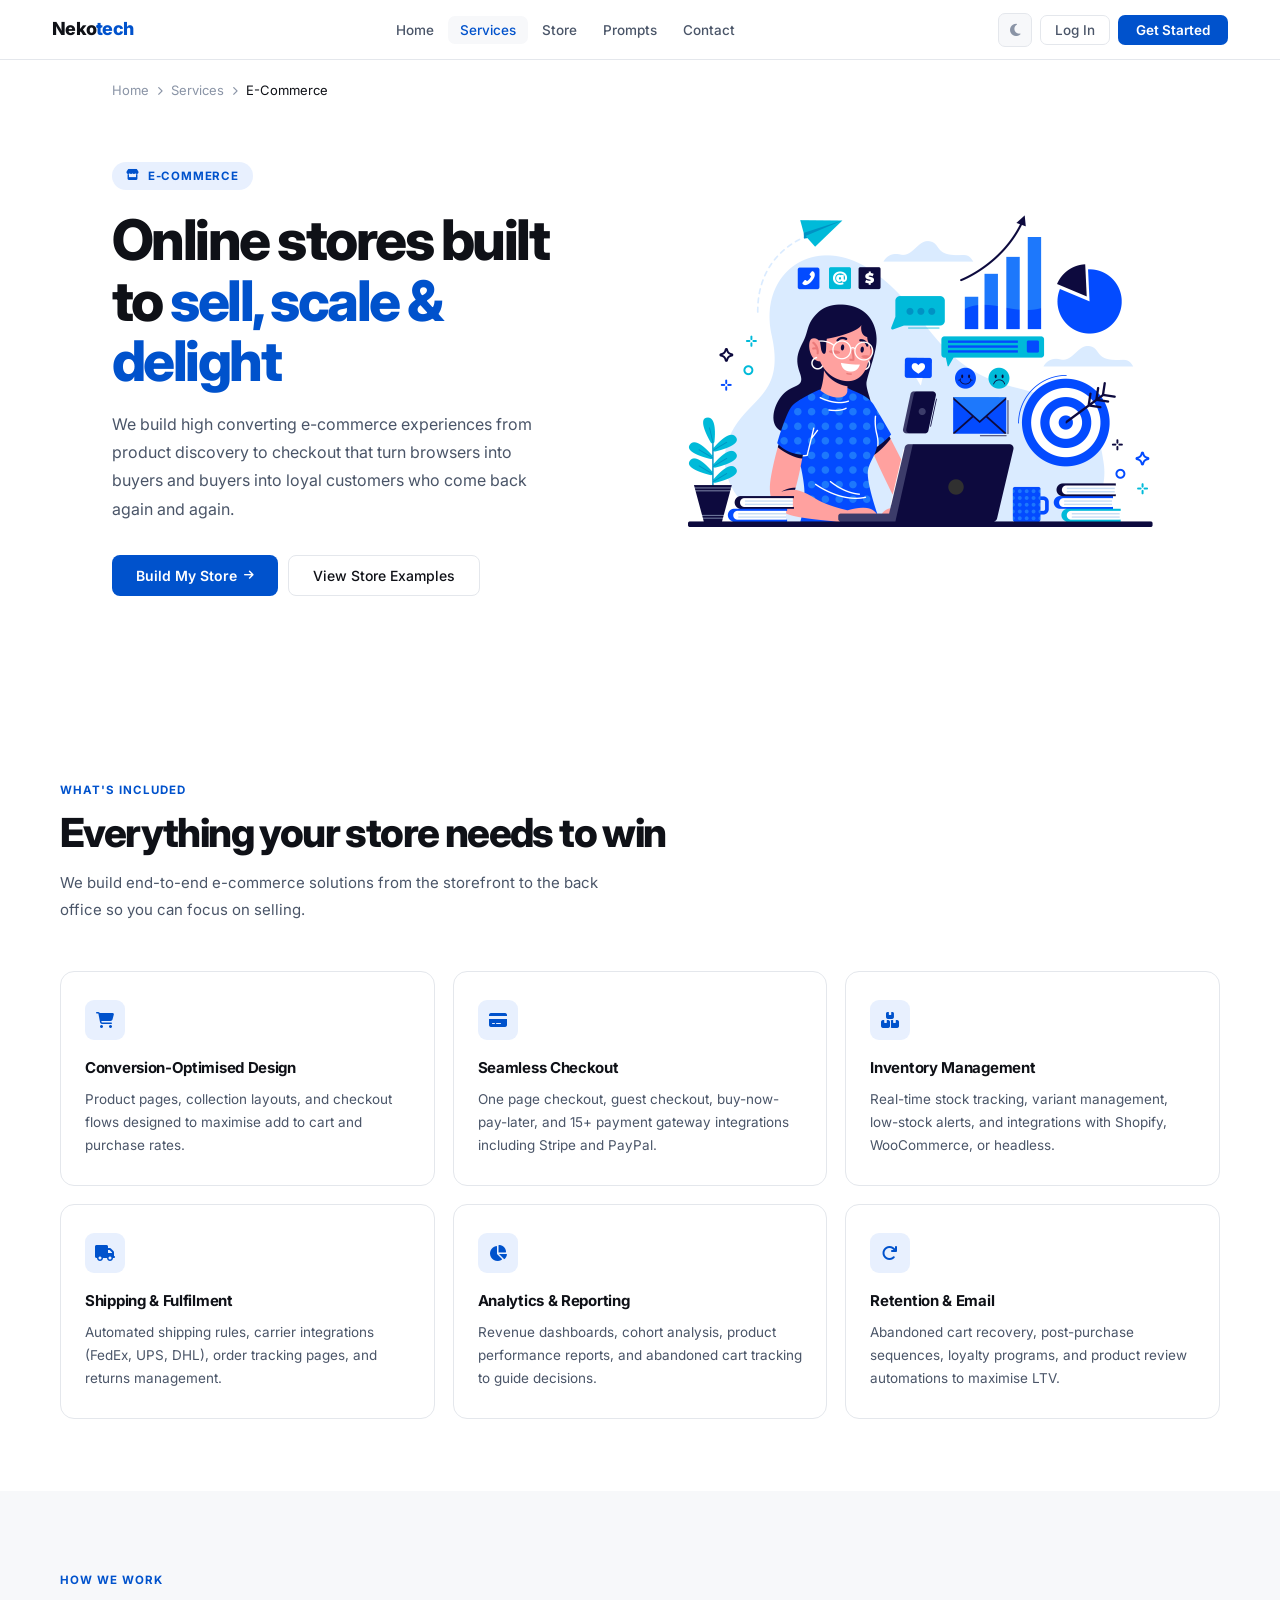
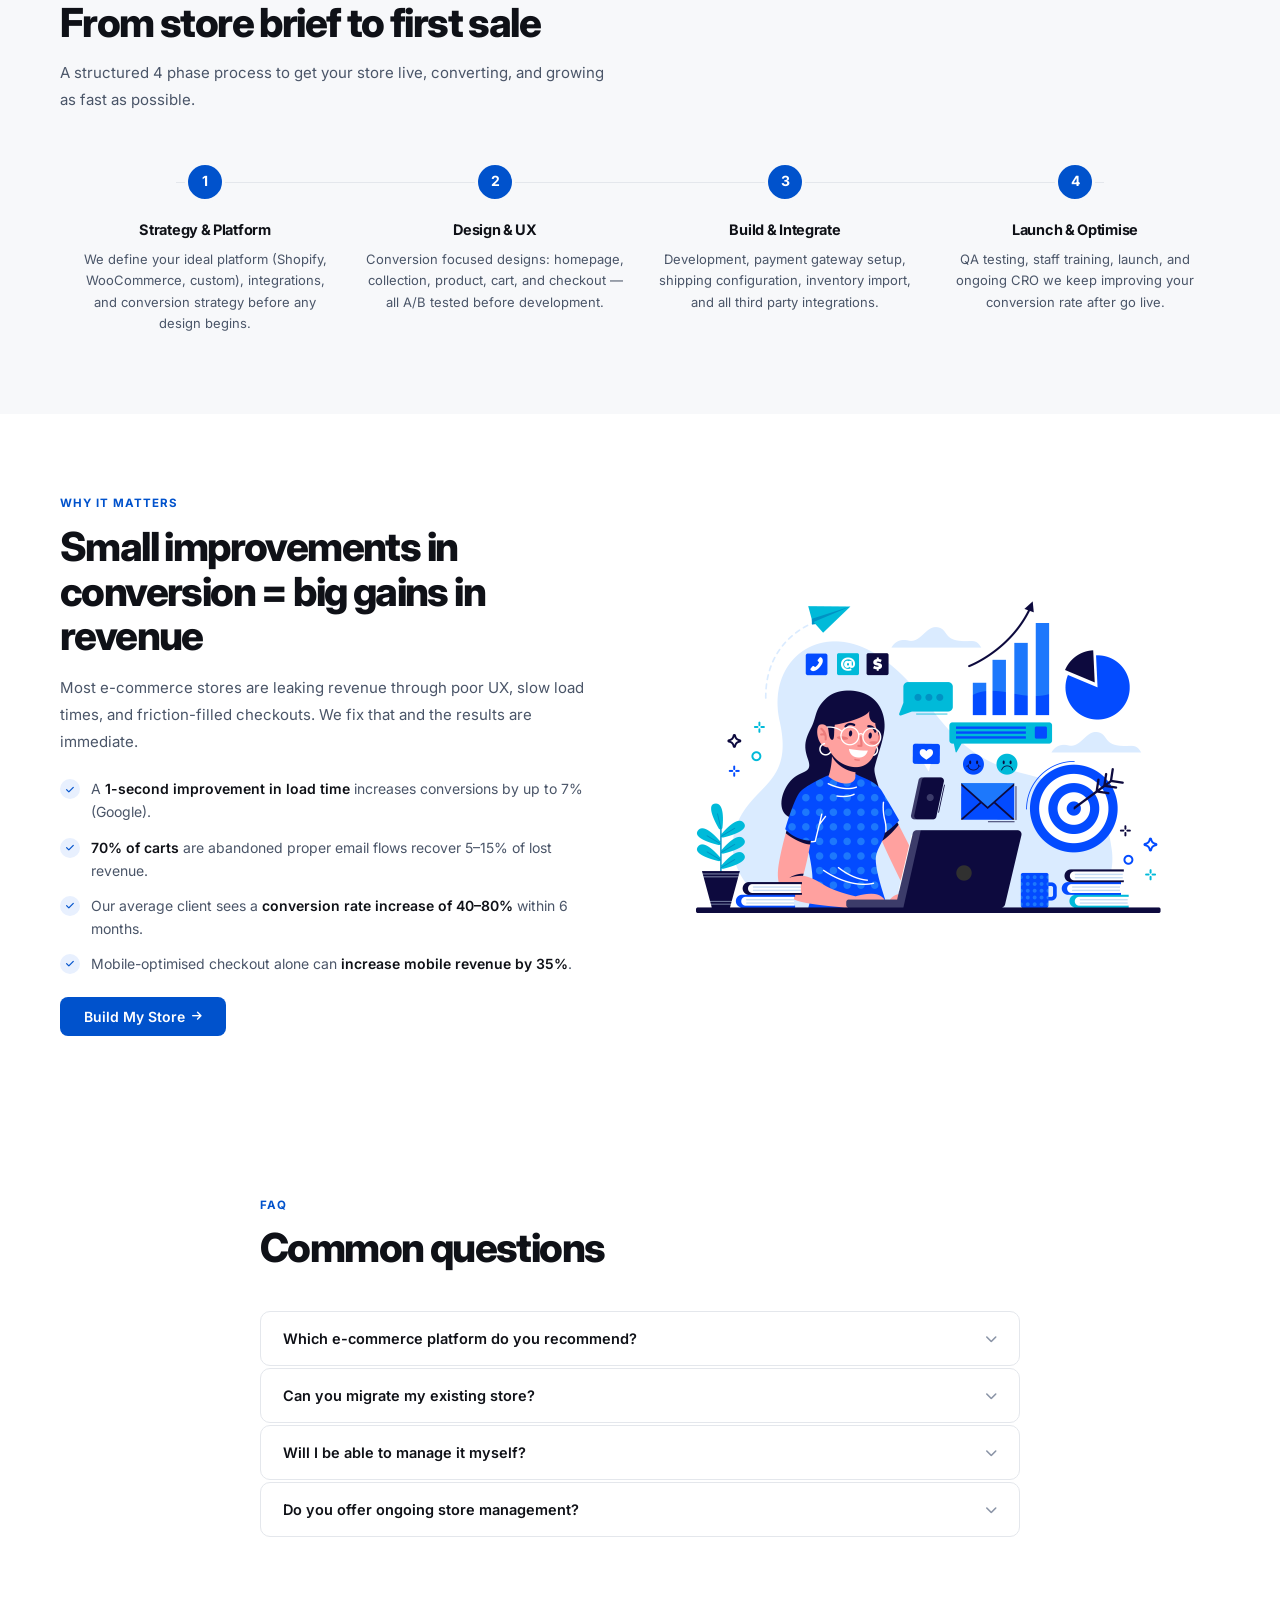
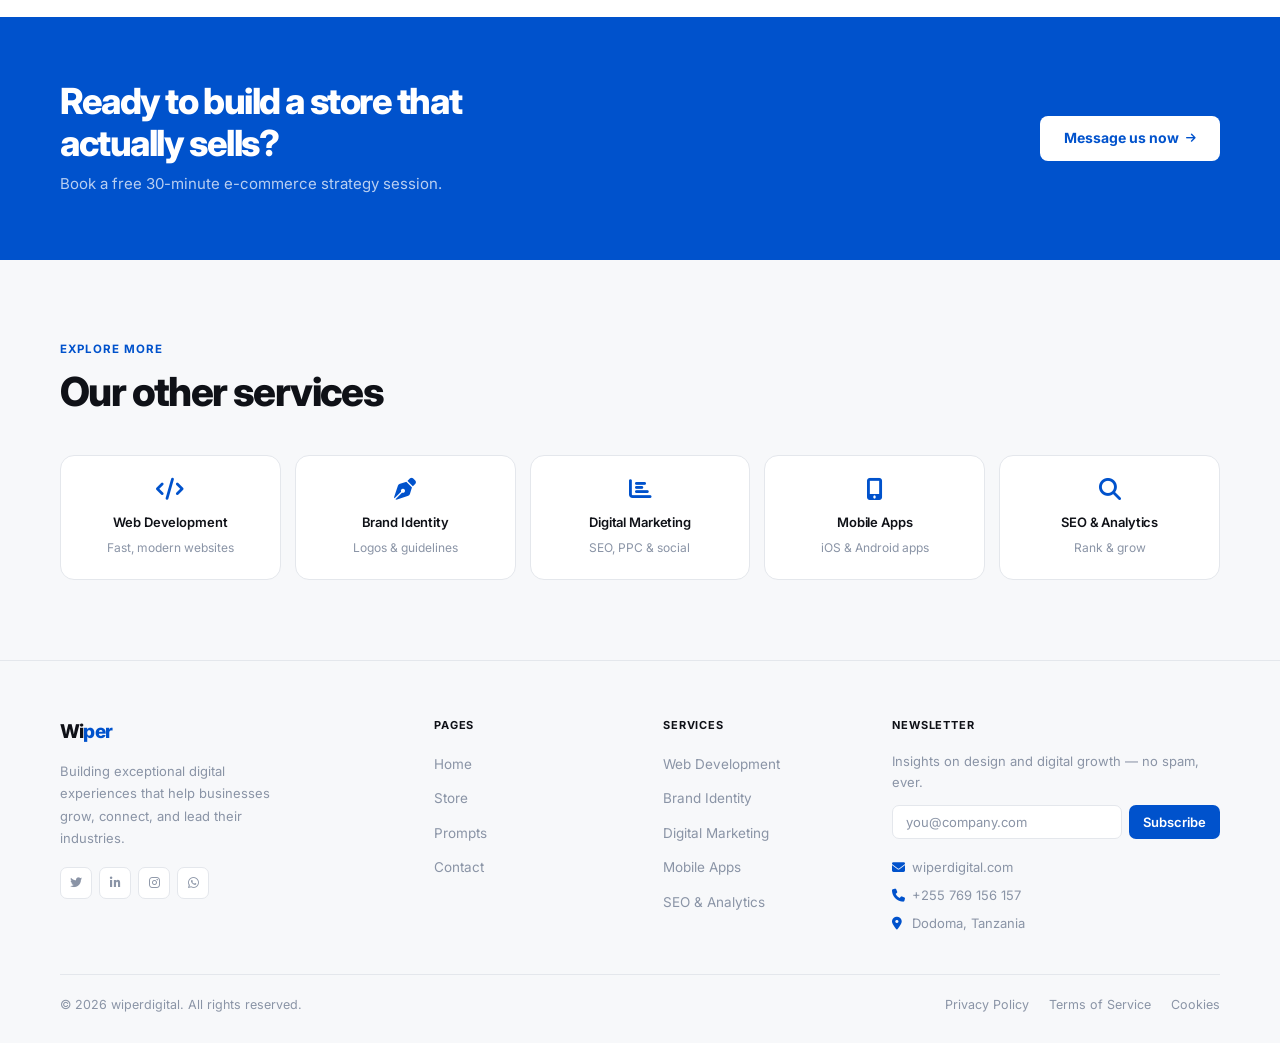
<file: ecommerce.html>
<!DOCTYPE html>
<html lang="en" data-theme="light">
<head>
<meta charset="UTF-8"><meta name="viewport" content="width=device-width, initial-scale=1.0">
<title>E-Commerce wiper digital</title>
<link href="https://fonts.googleapis.com/css2?family=Inter:wght@300;400;500;600;700;800&display=swap" rel="stylesheet">
<link rel="stylesheet" href="https://cdnjs.cloudflare.com/ajax/libs/font-awesome/6.5.0/css/all.min.css">
<link rel="stylesheet" href="shared.css">
</head>
<body>
<button class="back-top" id="btt" onclick="window.scrollTo({top:0,behavior:'smooth'})"><i class="fas fa-arrow-up"></i></button>
<div class="mob-overlay" id="mobOv" onclick="closeMenu()"></div>
<div class="mob-menu" id="mobM">
  <div class="mob-head"><div class="logo">Wi<em>per</em></div><button class="mob-close" onclick="closeMenu()"><i class="fas fa-times"></i></button></div>
  <nav>
    <a href="index.html" onclick="closeMenu()">Home</a>
    <a href="store.html" onclick="closeMenu()">Store</a>
    <a href="prompts.html" onclick="closeMenu()">Prompts</a>
    <a href="contact.html" onclick="closeMenu()">Contact</a>
  </nav>
  <div class="mob-auth"><button class="btn-ghost">Log In</button><button class="btn-solid">Get Started</button></div>
</div>

<nav class="navbar" id="top">
  <div class="logo">Neko<em>tech</em></div>
  <ul class="nav-links">
    <li><a href="index.html">Home</a></li>
    <li><a href="services.html"  class="active">Services</a></li>
    <li><a href="store.html">Store</a></li>
    <li><a href="prompts.html">Prompts</a></li>
    <li><a href="contact.html">Contact</a></li>
  </ul>
  <div class="nav-actions">
    <button class="theme-btn" id="tBtn"><i class="fas fa-moon" id="tIco"></i></button>
    <button class="btn-ghost">Log In</button>
    <button class="btn-solid">Get Started</button>
    <button class="hamburger" onclick="openMenu()"><i class="fas fa-bars"></i></button>
  </div>
</nav>

<div class="breadcrumb"><a href="index.html">Home</a><i class="fas fa-chevron-right"></i><a href="index.html#services">Services</a><i class="fas fa-chevron-right"></i><span style="color:var(--text)">E-Commerce</span></div>

<div style="max-width:1160px;margin:0 auto;">
<div class="svc-hero">
  <div class="svc-hero-text">
    <div class="svc-badge"><i class="fas fa-store"></i> E-Commerce</div>
    <h1>Online stores built to <span>sell, scale & delight</span></h1>
    <p>We build high converting e-commerce experiences from product discovery to checkout that turn browsers into buyers and buyers into loyal customers who come back again and again.</p>
    <div class="hero-btns"><button class="btn-primary">Build My Store <i class="fas fa-arrow-right"></i></button><button class="btn-outline">View Store Examples</button></div>
  </div>
      <div class="hero-visual">
  <img src="PHOTO/hero03.png" alt="Hero Image" class="hero-img">
</div>
</div>
</div>

<section style="background:var(--bg);padding:72px 52px;"><div class="wrap">
  <div class="eyebrow rev">What's Included</div><h2 class="sec-h rev">Everything your store needs to win</h2><p class="sec-p rev">We build end-to-end e-commerce solutions from the storefront to the back office so you can focus on selling.</p>
  <div class="feat-grid">
    <div class="feat-card rev"><div class="feat-icon"><i class="fas fa-shopping-cart"></i></div><h3>Conversion-Optimised Design</h3><p>Product pages, collection layouts, and checkout flows designed to maximise add to cart and purchase rates.</p></div>
    <div class="feat-card rev" style="transition-delay:.06s"><div class="feat-icon"><i class="fas fa-credit-card"></i></div><h3>Seamless Checkout</h3><p>One page checkout, guest checkout, buy-now-pay-later, and 15+ payment gateway integrations including Stripe and PayPal.</p></div>
    <div class="feat-card rev" style="transition-delay:.12s"><div class="feat-icon"><i class="fas fa-boxes"></i></div><h3>Inventory Management</h3><p>Real-time stock tracking, variant management, low-stock alerts, and integrations with Shopify, WooCommerce, or headless.</p></div>
    <div class="feat-card rev" style="transition-delay:.06s"><div class="feat-icon"><i class="fas fa-truck"></i></div><h3>Shipping & Fulfilment</h3><p>Automated shipping rules, carrier integrations (FedEx, UPS, DHL), order tracking pages, and returns management.</p></div>
    <div class="feat-card rev" style="transition-delay:.12s"><div class="feat-icon"><i class="fas fa-chart-pie"></i></div><h3>Analytics & Reporting</h3><p>Revenue dashboards, cohort analysis, product performance reports, and abandoned cart tracking to guide decisions.</p></div>
    <div class="feat-card rev" style="transition-delay:.18s"><div class="feat-icon"><i class="fas fa-redo"></i></div><h3>Retention & Email</h3><p>Abandoned cart recovery, post-purchase sequences, loyalty programs, and product review automations to maximise LTV.</p></div>
  </div>
</div></section>

<section class="process"><div class="wrap">
  <div class="eyebrow rev">How We Work</div><h2 class="sec-h rev">From store brief to first sale</h2><p class="sec-p rev">A structured 4 phase process to get your store live, converting, and growing as fast as possible.</p>
  <div class="steps rev">
    <div class="step"><div class="step-num">1</div><h3>Strategy & Platform</h3><p>We define your ideal platform (Shopify, WooCommerce, custom), integrations, and conversion strategy before any design begins.</p></div>
    <div class="step"><div class="step-num">2</div><h3>Design & UX</h3><p>Conversion focused designs: homepage, collection, product, cart, and checkout — all A/B tested before development.</p></div>
    <div class="step"><div class="step-num">3</div><h3>Build & Integrate</h3><p>Development, payment gateway setup, shipping configuration, inventory import, and all third party integrations.</p></div>
    <div class="step"><div class="step-num">4</div><h3>Launch & Optimise</h3><p>QA testing, staff training, launch, and ongoing CRO we keep improving your conversion rate after go live.</p></div>
  </div>
</div></section>

<section style="background:var(--bg);padding:80px 52px;"><div class="wrap"><div class="split">
  <div class="split-text">
    <div class="eyebrow rev">Why It Matters</div><h2 class="sec-h rev">Small improvements in conversion = big gains in revenue</h2>
    <p class="sec-p rev">Most e-commerce stores are leaking revenue through poor UX, slow load times, and friction-filled checkouts. We fix that and the results are immediate.</p>
    <div class="split-list rev">
      <div class="split-item"><div class="s-check"><i class="fas fa-check"></i></div><p>A <strong>1-second improvement in load time</strong> increases conversions by up to 7% (Google).</p></div>
      <div class="split-item"><div class="s-check"><i class="fas fa-check"></i></div><p><strong>70% of carts</strong> are abandoned proper email flows recover 5–15% of lost revenue.</p></div>
      <div class="split-item"><div class="s-check"><i class="fas fa-check"></i></div><p>Our average client sees a <strong>conversion rate increase of 40–80%</strong> within 6 months.</p></div>
      <div class="split-item"><div class="s-check"><i class="fas fa-check"></i></div><p>Mobile-optimised checkout alone can <strong>increase mobile revenue by 35%</strong>.</p></div>
    </div>
    <button class="btn-primary rev">Build My Store <i class="fas fa-arrow-right"></i></button>
  </div>
      <div class="hero-visual">
  <img src="PHOTO/hero03.png" alt="Hero Image" class="hero-img">
</div>
</div></div></section>

<section style="background:var(--bg);padding:80px 52px;"><div class="wrap" style="max-width:760px;">
  <div class="eyebrow rev">FAQ</div><h2 class="sec-h rev">Common questions</h2>
  <div class="faq-list rev">
    <div class="faq-item"><button class="faq-q" onclick="toggleFaq(this)">Which e-commerce platform do you recommend? <i class="fas fa-chevron-down"></i></button><div class="faq-a"><p>Shopify is our top recommendation for most stores — it's the fastest to launch, easiest to manage, and has the largest app ecosystem. We also build on WooCommerce for WordPress-based businesses, and custom headless solutions for large-scale or complex requirements.</p></div></div>
    <div class="faq-item"><button class="faq-q" onclick="toggleFaq(this)">Can you migrate my existing store? <i class="fas fa-chevron-down"></i></button><div class="faq-a"><p>Yes. We handle full migrations including products, collections, customer data, and order history. We also set up 301 redirects and run an SEO audit post-migration to protect your search rankings.</p></div></div>
    <div class="faq-item"><button class="faq-q" onclick="toggleFaq(this)">Will I be able to manage it myself? <i class="fas fa-chevron-down"></i></button><div class="faq-a"><p>Absolutely. We build on platforms specifically chosen for their ease of management. We also provide hands-on training so you and your team can confidently add products, run promotions, and review reports without needing a developer.</p></div></div>
    <div class="faq-item"><button class="faq-q" onclick="toggleFaq(this)">Do you offer ongoing store management? <i class="fas fa-chevron-down"></i></button><div class="faq-a"><p>Yes — we offer ongoing e-commerce management retainers covering CRO testing, email marketing, paid advertising management, and technical support. Ask us about our Growth Retainer plans.</p></div></div>
  </div>
</div></section>

<div class="cta-band rev"><div class="cta-inner"><div><h2>Ready to build a store that actually sells?</h2><p>Book a free 30-minute e-commerce strategy session.</p></div> <a href="https://wa.me/255769156157"button class="btn-white">Message us now <i class="fas fa-arrow-right"></i></button></div></div></a>

<section class="other-svc"><div class="wrap"><div class="eyebrow rev">Explore More</div><h2 class="sec-h rev">Our other services</h2><div class="other-grid rev"><a href="web-development.html" class="other-card"><i class="fas fa-code"></i><h4>Web Development</h4><p>Fast, modern websites</p></a><a href="brand-identity.html" class="other-card"><i class="fas fa-pen-nib"></i><h4>Brand Identity</h4><p>Logos & guidelines</p></a><a href="digital-marketing.html" class="other-card"><i class="fas fa-chart-bar"></i><h4>Digital Marketing</h4><p>SEO, PPC & social</p></a><a href="mobile-applications.html" class="other-card"><i class="fas fa-mobile-alt"></i><h4>Mobile Apps</h4><p>iOS & Android apps</p></a><a href="seo-analytics.html" class="other-card"><i class="fas fa-search"></i><h4>SEO & Analytics</h4><p>Rank & grow</p></a></div></div></section>

<footer id="footer">
  <div class="footer-grid">
    <div class="footer-brand"><div class="logo">Wi<em>per</em></div><p>Building exceptional digital experiences that help businesses grow, connect, and lead their industries.</p><div class="socials"><a href="#" class="soc-btn"><i class="fab fa-twitter"></i></a><a href="#" class="soc-btn"><i class="fab fa-linkedin-in"></i></a><a href="#" class="soc-btn"><i class="fab fa-instagram"></i></a><a href="#" class="soc-btn"><i class="fab fa-whatsapp"></i></a></div></div>
    <div class="f-col"><h4>Pages</h4><ul><li><a href="index.html">Home</a></li><li><a href="store.html">Store</a></li><li><a href="prompts.html">Prompts</a></li><li><a href="contact.html">Contact</a></li></ul></div>
    <div class="f-col"><h4>Services</h4><ul><li><a href="web-development.html">Web Development</a></li><li><a href="brand-identity.html">Brand Identity</a></li><li><a href="digital-marketing.html">Digital Marketing</a></li><li><a href="mobile-applications.html">Mobile Apps</a></li><li><a href="seo-analytics.html">SEO & Analytics</a></li></ul></div>
    <div class="f-col"><h4>Newsletter</h4><p style="font-size:13px;color:var(--text-3);line-height:1.65;margin-bottom:12px;">Insights on design and digital growth — no spam, ever.</p><div class="nl-row"><input type="email" placeholder="you@company.com"><button>Subscribe</button></div><div class="f-contact"><span><i class="fas fa-envelope"></i>wiperdigital.com</span><span><i class="fas fa-phone"></i>+255 769 156 157</span><span><i class="fas fa-map-marker-alt"></i>Dodoma, Tanzania</span></div></div>
  </div>
  <div class="footer-bot"><p>© 2026 wiperdigital. All rights reserved.</p><div class="f-legal"><a href="#">Privacy Policy</a><a href="#">Terms of Service</a><a href="#">Cookies</a></div></div>
</footer>

<script>
const html=document.documentElement,tBtn=document.getElementById('tBtn'),tIco=document.getElementById('tIco');
tBtn.addEventListener('click',()=>{const d=html.getAttribute('data-theme')==='dark';html.setAttribute('data-theme',d?'light':'dark');tIco.className=d?'fas fa-moon':'fas fa-sun';});
function openMenu(){document.getElementById('mobM').classList.add('on');document.getElementById('mobOv').classList.add('on');}
function closeMenu(){document.getElementById('mobM').classList.remove('on');document.getElementById('mobOv').classList.remove('on');}
window.addEventListener('scroll',()=>document.getElementById('btt').classList.toggle('on',scrollY>400));
const io=new IntersectionObserver(e=>e.forEach(x=>{if(x.isIntersecting){x.target.classList.add('in');io.unobserve(x.target);}}),{threshold:.1,rootMargin:'0px 0px -50px 0px'});
document.querySelectorAll('.rev').forEach(el=>io.observe(el));
function toggleFaq(btn){const a=btn.nextElementSibling;const open=btn.classList.contains('open');document.querySelectorAll('.faq-q.open').forEach(b=>{b.classList.remove('open');b.nextElementSibling.classList.remove('open');});if(!open){btn.classList.add('open');a.classList.add('open');}}
</script>
</body></html>
</file>
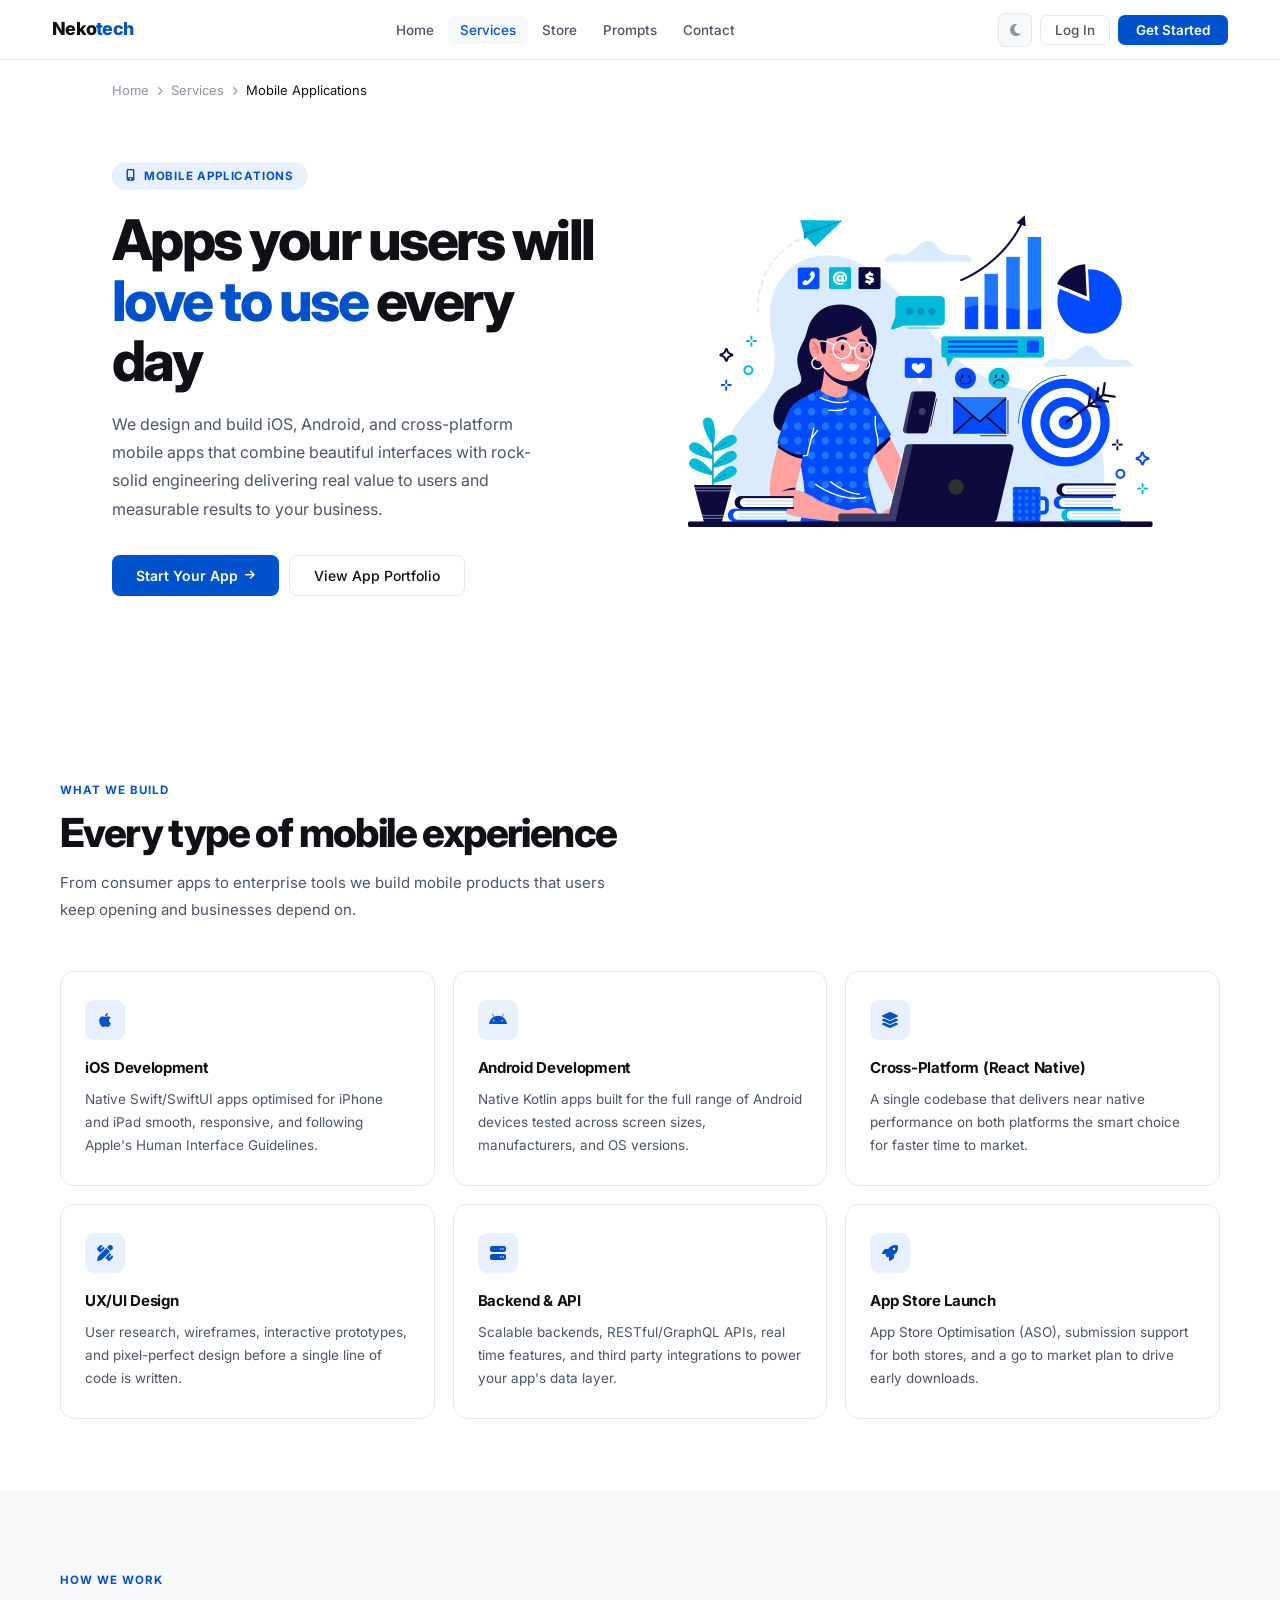
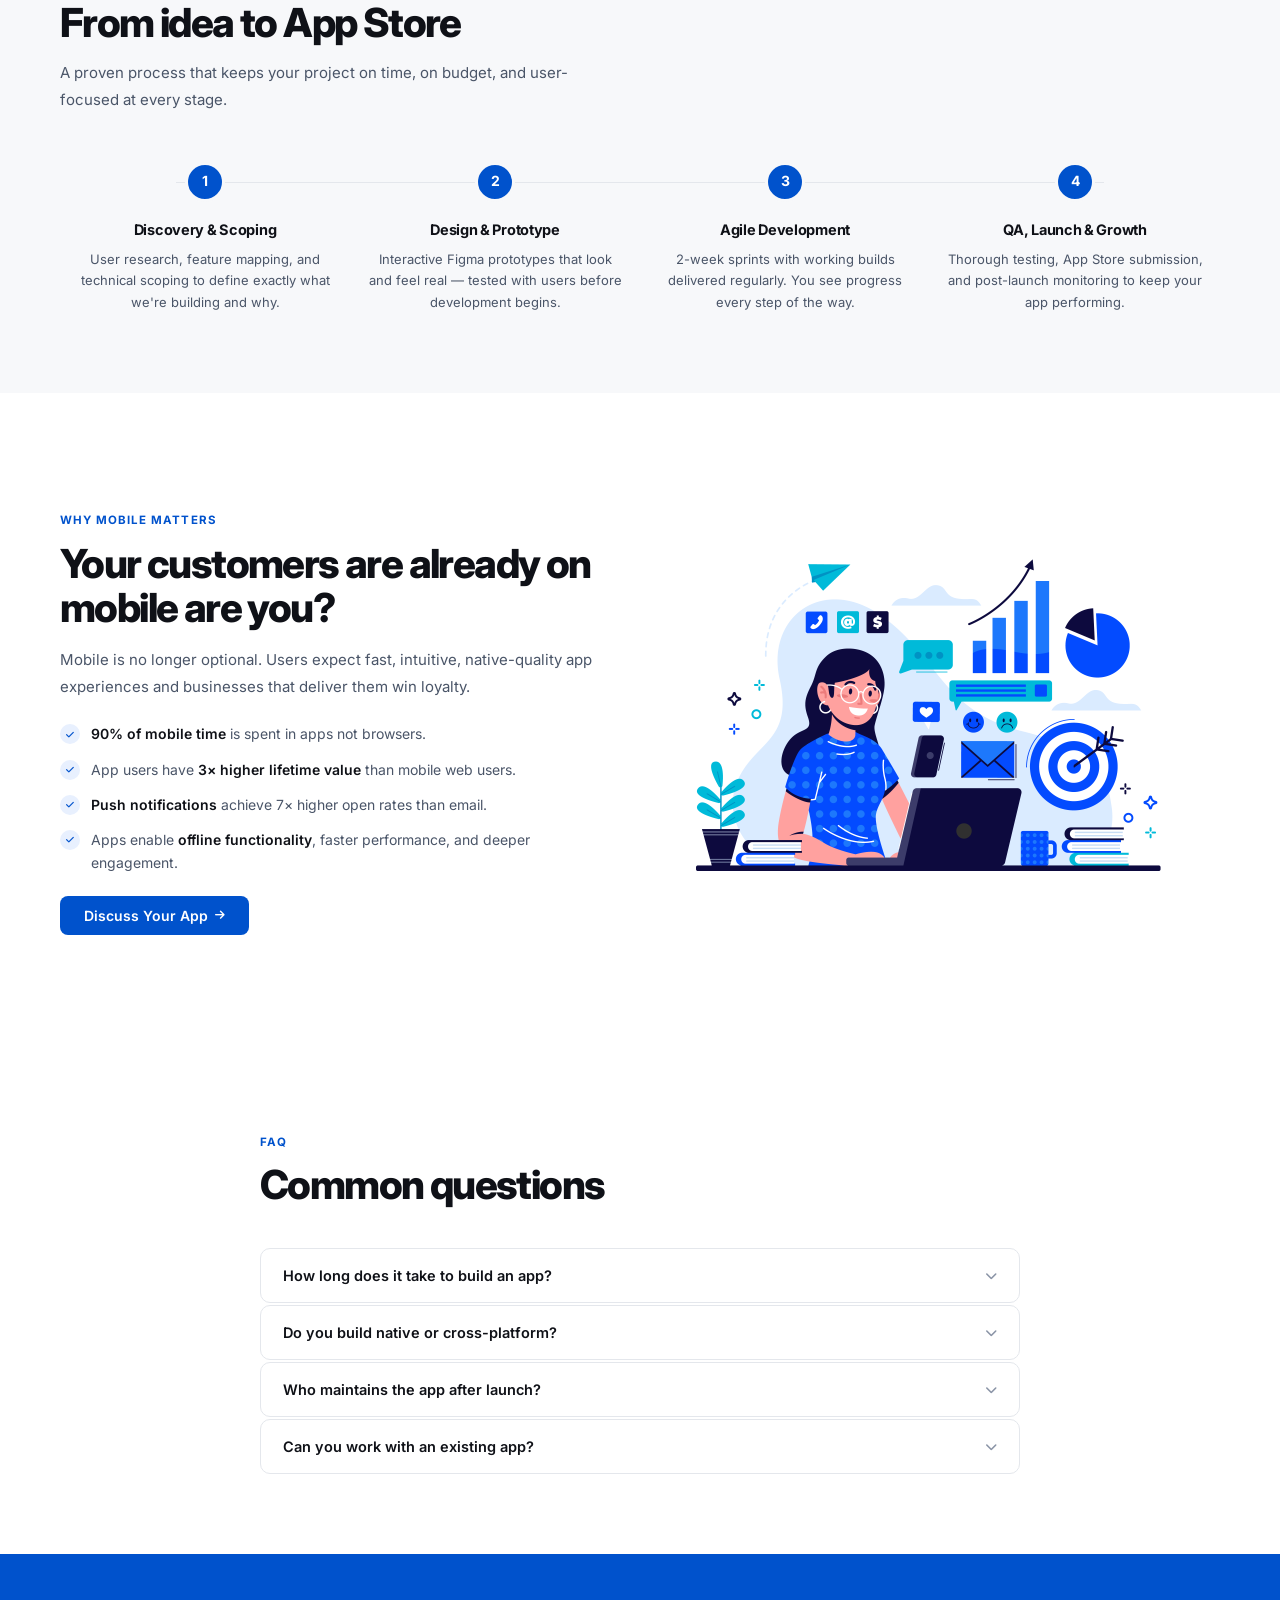
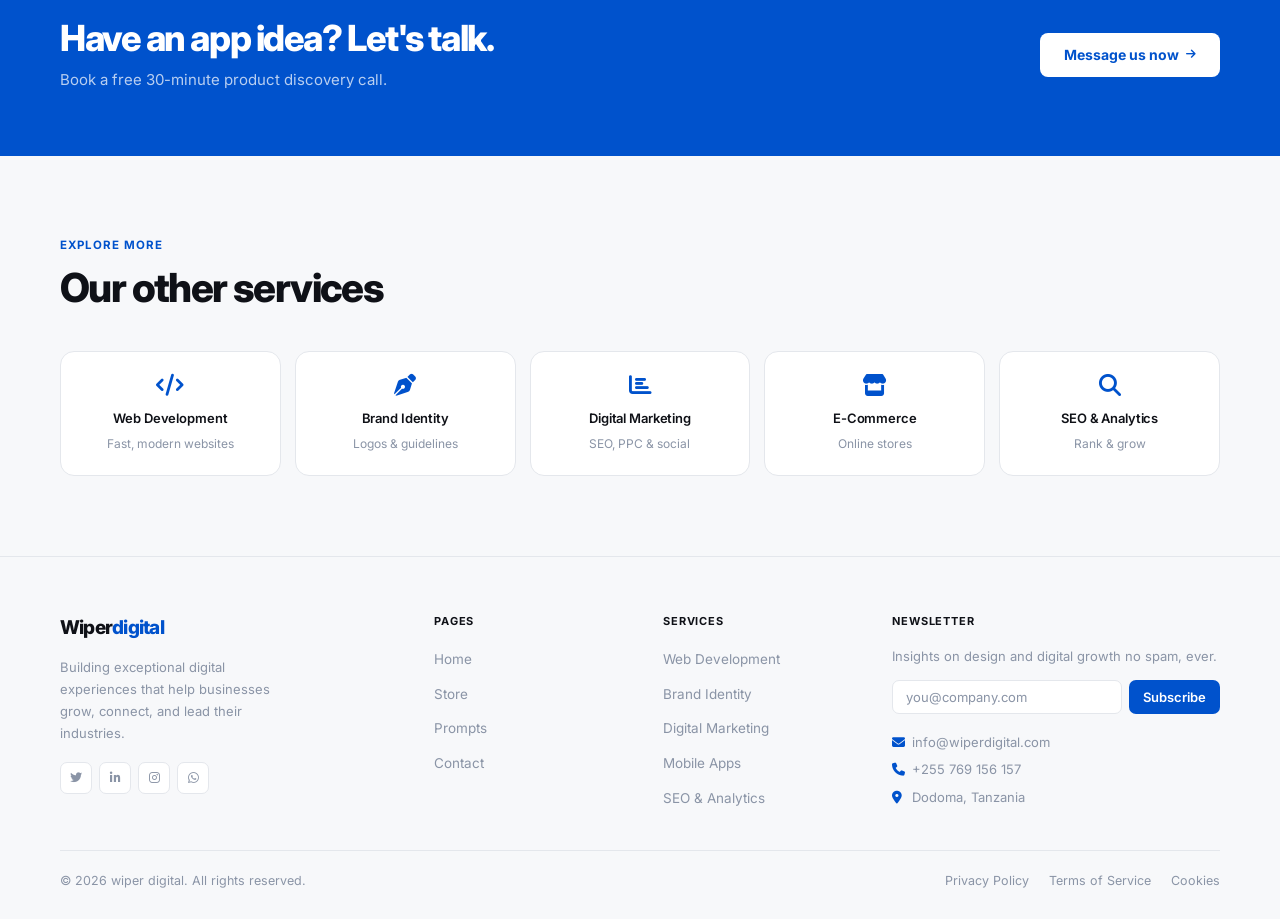
<file: mobile-applications.html>
<!DOCTYPE html>
<html lang="en" data-theme="light">
<head>
<meta charset="UTF-8"><meta name="viewport" content="width=device-width, initial-scale=1.0">
<title>Mobile Applications wiper digital</title>
<link href="https://fonts.googleapis.com/css2?family=Inter:wght@300;400;500;600;700;800&display=swap" rel="stylesheet">
<link rel="stylesheet" href="https://cdnjs.cloudflare.com/ajax/libs/font-awesome/6.5.0/css/all.min.css">
<link rel="stylesheet" href="shared.css">
</head>
<body>
<button class="back-top" id="btt" onclick="window.scrollTo({top:0,behavior:'smooth'})"><i class="fas fa-arrow-up"></i></button>
<div class="mob-overlay" id="mobOv" onclick="closeMenu()"></div>
<div class="mob-menu" id="mobM">
  <div class="mob-head"><div class="logo">Neko<em>tech</em></div><button class="mob-close" onclick="closeMenu()"><i class="fas fa-times"></i></button></div>
  <nav>
    <a href="index.html" onclick="closeMenu()">Home</a>
    <a href="store.html" onclick="closeMenu()">Store</a>
    <a href="prompts.html" onclick="closeMenu()">Prompts</a>
    <a href="contact.html" onclick="closeMenu()">Contact</a>
  </nav>
  <div class="mob-auth"><button class="btn-ghost">Log In</button><button class="btn-solid">Get Started</button></div>
</div>

<nav class="navbar" id="top">
  <div class="logo">Neko<em>tech</em></div>
  <ul class="nav-links">
    <li><a href="index.html">Home</a></li>
    <li><a href="services.html"  class="active">Services</a></li>
    <li><a href="store.html">Store</a></li>
    <li><a href="prompts.html">Prompts</a></li>
    <li><a href="contact.html">Contact</a></li>
  </ul>
  <div class="nav-actions">
    <button class="theme-btn" id="tBtn"><i class="fas fa-moon" id="tIco"></i></button>
    <button class="btn-ghost">Log In</button>
    <button class="btn-solid">Get Started</button>
    <button class="hamburger" onclick="openMenu()"><i class="fas fa-bars"></i></button>
  </div>
</nav>
<div class="breadcrumb"><a href="index.html">Home</a><i class="fas fa-chevron-right"></i><a href="index.html#services">Services</a><i class="fas fa-chevron-right"></i><span style="color:var(--text)">Mobile Applications</span></div>

<div style="max-width:1160px;margin:0 auto;">
<div class="svc-hero">
  <div class="svc-hero-text">
    <div class="svc-badge"><i class="fas fa-mobile-alt"></i> Mobile Applications</div>
    <h1>Apps your users will <span>love to use</span> every day</h1>
    <p>We design and build iOS, Android, and cross-platform mobile apps that combine beautiful interfaces with rock-solid engineering delivering real value to users and measurable results to your business.</p>
    <div class="hero-btns"><button class="btn-primary">Start Your App <i class="fas fa-arrow-right"></i></button><button class="btn-outline">View App Portfolio</button></div>
  </div>
       <div class="hero-visual">
  <img src="PHOTO/hero03.png" alt="Hero Image" class="hero-img">
</div>
</div>
</div>

<section style="background:var(--bg);padding:72px 52px;"><div class="wrap">
  <div class="eyebrow rev">What We Build</div><h2 class="sec-h rev">Every type of mobile experience</h2><p class="sec-p rev">From consumer apps to enterprise tools we build mobile products that users keep opening and businesses depend on.</p>
  <div class="feat-grid">
    <div class="feat-card rev"><div class="feat-icon"><i class="fab fa-apple"></i></div><h3>iOS Development</h3><p>Native Swift/SwiftUI apps optimised for iPhone and iPad smooth, responsive, and following Apple's Human Interface Guidelines.</p></div>
    <div class="feat-card rev" style="transition-delay:.06s"><div class="feat-icon"><i class="fab fa-android"></i></div><h3>Android Development</h3><p>Native Kotlin apps built for the full range of Android devices tested across screen sizes, manufacturers, and OS versions.</p></div>
    <div class="feat-card rev" style="transition-delay:.12s"><div class="feat-icon"><i class="fas fa-layer-group"></i></div><h3>Cross-Platform (React Native)</h3><p>A single codebase that delivers near native performance on both platforms the smart choice for faster time to market.</p></div>
    <div class="feat-card rev" style="transition-delay:.06s"><div class="feat-icon"><i class="fas fa-pencil-ruler"></i></div><h3>UX/UI Design</h3><p>User research, wireframes, interactive prototypes, and pixel-perfect design before a single line of code is written.</p></div>
    <div class="feat-card rev" style="transition-delay:.12s"><div class="feat-icon"><i class="fas fa-server"></i></div><h3>Backend & API</h3><p>Scalable backends, RESTful/GraphQL APIs, real time features, and third party integrations to power your app's data layer.</p></div>
    <div class="feat-card rev" style="transition-delay:.18s"><div class="feat-icon"><i class="fas fa-rocket"></i></div><h3>App Store Launch</h3><p>App Store Optimisation (ASO), submission support for both stores, and a go to market plan to drive early downloads.</p></div>
  </div>
</div></section>

<section class="process"><div class="wrap">
  <div class="eyebrow rev">How We Work</div><h2 class="sec-h rev">From idea to App Store</h2><p class="sec-p rev">A proven process that keeps your project on time, on budget, and user-focused at every stage.</p>
  <div class="steps rev">
    <div class="step"><div class="step-num">1</div><h3>Discovery & Scoping</h3><p>User research, feature mapping, and technical scoping to define exactly what we're building and why.</p></div>
    <div class="step"><div class="step-num">2</div><h3>Design & Prototype</h3><p>Interactive Figma prototypes that look and feel real — tested with users before development begins.</p></div>
    <div class="step"><div class="step-num">3</div><h3>Agile Development</h3><p>2-week sprints with working builds delivered regularly. You see progress every step of the way.</p></div>
    <div class="step"><div class="step-num">4</div><h3>QA, Launch & Growth</h3><p>Thorough testing, App Store submission, and post-launch monitoring to keep your app performing.</p></div>
  </div>
</div></section>

<section style="background:var(--bg);padding:80px 52px;"><div class="wrap"><div class="split">
  <div class="split-text">
    <div class="eyebrow rev">Why Mobile Matters</div><h2 class="sec-h rev">Your customers are already on mobile are you?</h2>
    <p class="sec-p rev">Mobile is no longer optional. Users expect fast, intuitive, native-quality app experiences and businesses that deliver them win loyalty.</p>
    <div class="split-list rev">
      <div class="split-item"><div class="s-check"><i class="fas fa-check"></i></div><p><strong>90% of mobile time</strong> is spent in apps not browsers.</p></div>
      <div class="split-item"><div class="s-check"><i class="fas fa-check"></i></div><p>App users have <strong>3× higher lifetime value</strong> than mobile web users.</p></div>
      <div class="split-item"><div class="s-check"><i class="fas fa-check"></i></div><p><strong>Push notifications</strong> achieve 7× higher open rates than email.</p></div>
      <div class="split-item"><div class="s-check"><i class="fas fa-check"></i></div><p>Apps enable <strong>offline functionality</strong>, faster performance, and deeper engagement.</p></div>
    </div>
    <button class="btn-primary rev">Discuss Your App <i class="fas fa-arrow-right"></i></button>
  </div>
        <div class="hero-visual">
  <img src="PHOTO/hero03.png" alt="Hero Image" class="hero-img">
</div>
</div></div></section>


<section style="background:var(--bg);padding:80px 52px;"><div class="wrap" style="max-width:760px;">
  <div class="eyebrow rev">FAQ</div><h2 class="sec-h rev">Common questions</h2>
  <div class="faq-list rev">
    <div class="faq-item"><button class="faq-q" onclick="toggleFaq(this)">How long does it take to build an app? <i class="fas fa-chevron-down"></i></button><div class="faq-a"><p>An MVP typically takes 10–14 weeks. A full featured app on both platforms usually takes 4–6 months. Complex enterprise apps can take 6–12 months. We provide a detailed timeline after the scoping phase.</p></div></div>
    <div class="faq-item"><button class="faq-q" onclick="toggleFaq(this)">Do you build native or cross-platform? <i class="fas fa-chevron-down"></i></button><div class="faq-a"><p>We recommend React Native for most projects it delivers a near-native experience on both iOS and Android from a single codebase, reducing cost and time-to-market. We build fully native when performance or platform-specific features require it.</p></div></div>
    <div class="faq-item"><button class="faq-q" onclick="toggleFaq(this)">Who maintains the app after launch? <i class="fas fa-chevron-down"></i></button><div class="faq-a"><p>We offer ongoing maintenance retainers covering OS updates, bug fixes, new feature development, and performance monitoring. You can also take the codebase in-house — we provide full documentation and knowledge transfer.</p></div></div>
    <div class="faq-item"><button class="faq-q" onclick="toggleFaq(this)">Can you work with an existing app? <i class="fas fa-chevron-down"></i></button><div class="faq-a"><p>Yes we regularly take on existing apps for audits, redesigns, rewrites, or feature additions. We'll start with a code and UX audit to understand what we're working with before proposing a plan.</p></div></div>
  </div>
</div></section>

<div class="cta-band rev"><div class="cta-inner"><div><h2>Have an app idea? Let's talk.</h2><p>Book a free 30-minute product discovery call.</p></div> <a href="https://wa.me/255769156157"button class="btn-white">Message us now <i class="fas fa-arrow-right"></i></button></div></div></a>

<section class="other-svc"><div class="wrap"><div class="eyebrow rev">Explore More</div><h2 class="sec-h rev">Our other services</h2><div class="other-grid rev"><a href="web-development.html" class="other-card"><i class="fas fa-code"></i><h4>Web Development</h4><p>Fast, modern websites</p></a><a href="brand-identity.html" class="other-card"><i class="fas fa-pen-nib"></i><h4>Brand Identity</h4><p>Logos & guidelines</p></a><a href="digital-marketing.html" class="other-card"><i class="fas fa-chart-bar"></i><h4>Digital Marketing</h4><p>SEO, PPC & social</p></a><a href="ecommerce.html" class="other-card"><i class="fas fa-store"></i><h4>E-Commerce</h4><p>Online stores</p></a><a href="seo-analytics.html" class="other-card"><i class="fas fa-search"></i><h4>SEO & Analytics</h4><p>Rank & grow</p></a></div></div></section>

<footer id="footer">
  <div class="footer-grid">
    <div class="footer-brand"><div class="logo">Wiper<em>digital</em></div><p>Building exceptional digital experiences that help businesses grow, connect, and lead their industries.</p><div class="socials"><a href="#" class="soc-btn"><i class="fab fa-twitter"></i></a><a href="#" class="soc-btn"><i class="fab fa-linkedin-in"></i></a><a href="#" class="soc-btn"><i class="fab fa-instagram"></i></a><a href="#" class="soc-btn"><i class="fab fa-whatsapp"></i></a></div></div>
    <div class="f-col"><h4>Pages</h4><ul><li><a href="index.html">Home</a></li><li><a href="store.html">Store</a></li><li><a href="prompts.html">Prompts</a></li><li><a href="contact.html">Contact</a></li></ul></div>
    <div class="f-col"><h4>Services</h4><ul><li><a href="web-development.html">Web Development</a></li><li><a href="brand-identity.html">Brand Identity</a></li><li><a href="digital-marketing.html">Digital Marketing</a></li><li><a href="">Mobile Apps</a></li><li><a href="seo-analytics.html">SEO & Analytics</a></li></ul></div>
    <div class="f-col"><h4>Newsletter</h4><p style="font-size:13px;color:var(--text-3);line-height:1.65;margin-bottom:12px;">Insights on design and digital growth no spam, ever.</p><div class="nl-row"><input type="email" placeholder="you@company.com"><button>Subscribe</button></div><div class="f-contact"><span><i class="fas fa-envelope"></i>info@wiperdigital.com</span><span><i class="fas fa-phone"></i>+255 769 156 157</span><span><i class="fas fa-map-marker-alt"></i>Dodoma, Tanzania</span></div></div>
  </div>
  <div class="footer-bot"><p>© 2026 wiper digital. All rights reserved.</p><div class="f-legal"><a href="#">Privacy Policy</a><a href="#">Terms of Service</a><a href="#">Cookies</a></div></div>
</footer>


<script>
const html=document.documentElement,tBtn=document.getElementById('tBtn'),tIco=document.getElementById('tIco');
tBtn.addEventListener('click',()=>{const d=html.getAttribute('data-theme')==='dark';html.setAttribute('data-theme',d?'light':'dark');tIco.className=d?'fas fa-moon':'fas fa-sun';});
function openMenu(){document.getElementById('mobM').classList.add('on');document.getElementById('mobOv').classList.add('on');}
function closeMenu(){document.getElementById('mobM').classList.remove('on');document.getElementById('mobOv').classList.remove('on');}
window.addEventListener('scroll',()=>document.getElementById('btt').classList.toggle('on',scrollY>400));
const io=new IntersectionObserver(e=>e.forEach(x=>{if(x.isIntersecting){x.target.classList.add('in');io.unobserve(x.target);}}),{threshold:.1,rootMargin:'0px 0px -50px 0px'});
document.querySelectorAll('.rev').forEach(el=>io.observe(el));
function toggleFaq(btn){const a=btn.nextElementSibling;const open=btn.classList.contains('open');document.querySelectorAll('.faq-q.open').forEach(b=>{b.classList.remove('open');b.nextElementSibling.classList.remove('open');});if(!open){btn.classList.add('open');a.classList.add('open');}}
</script>
</body></html>
</file>
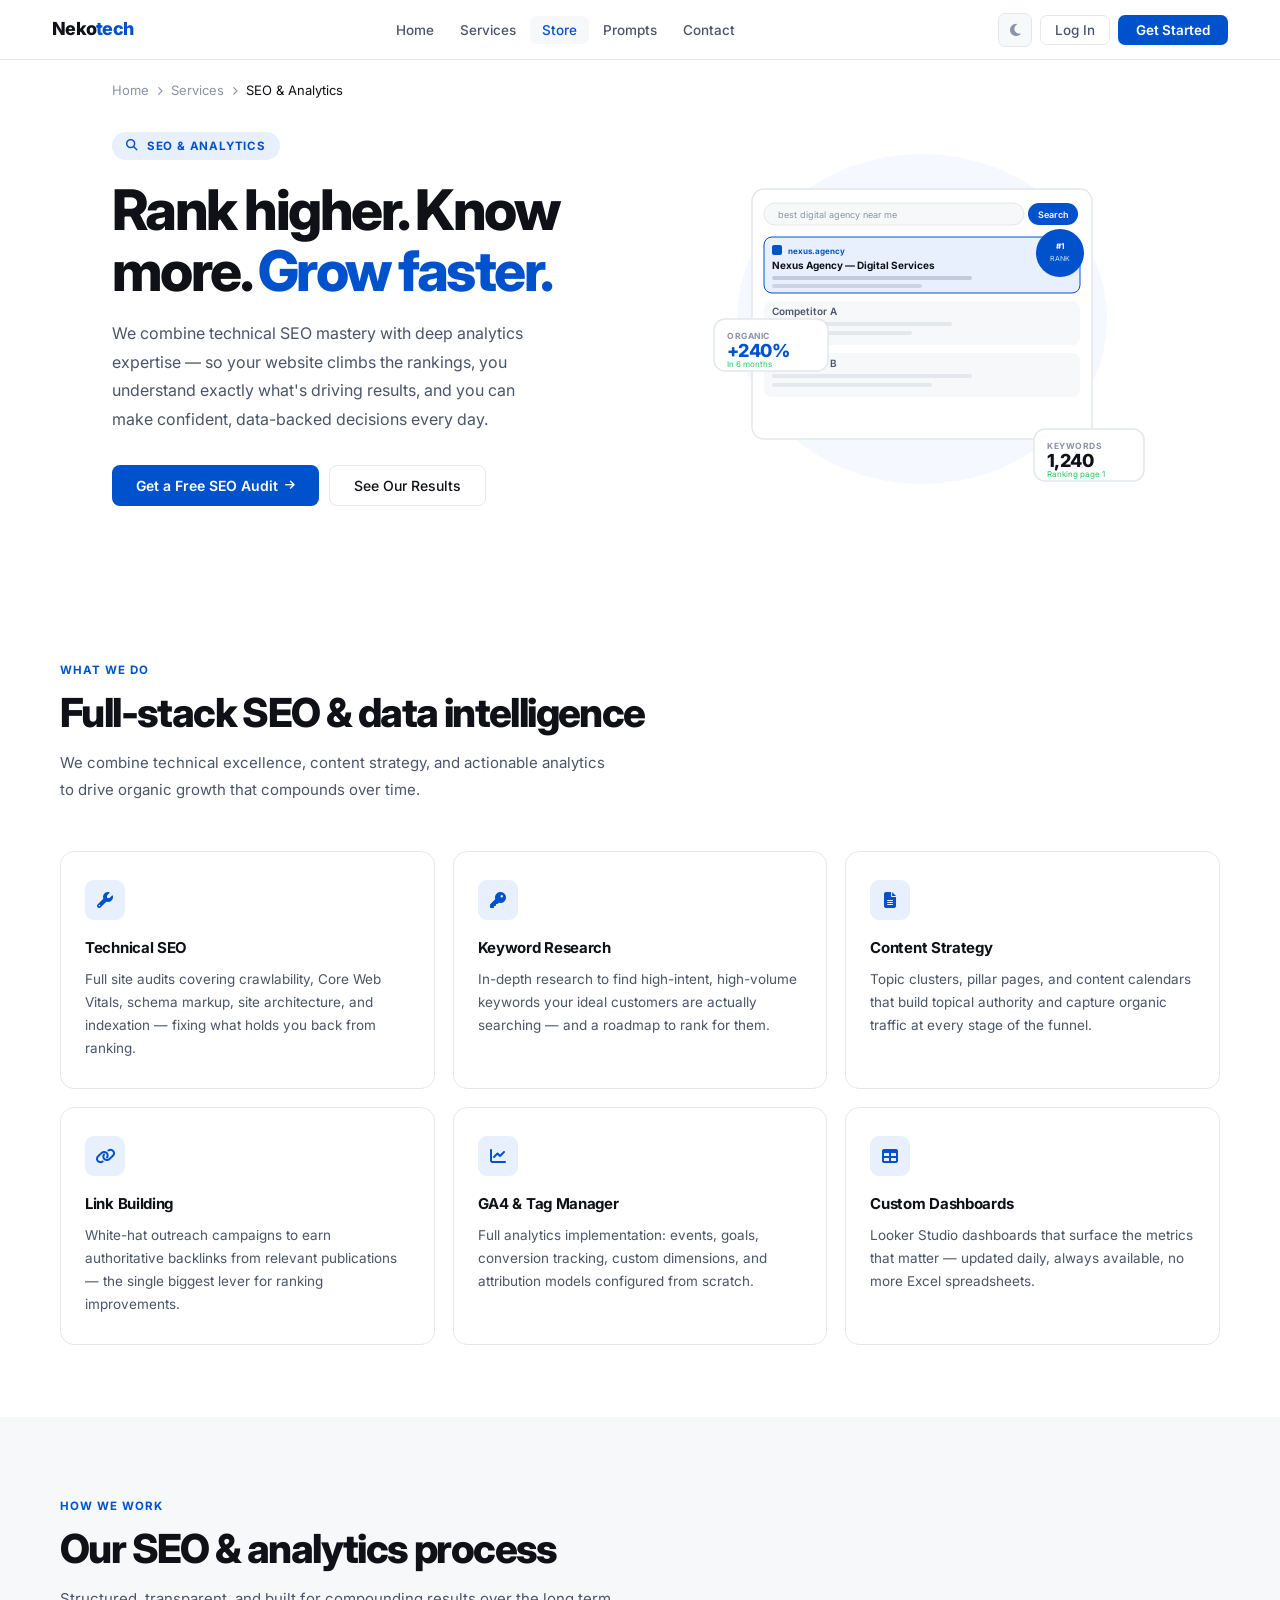
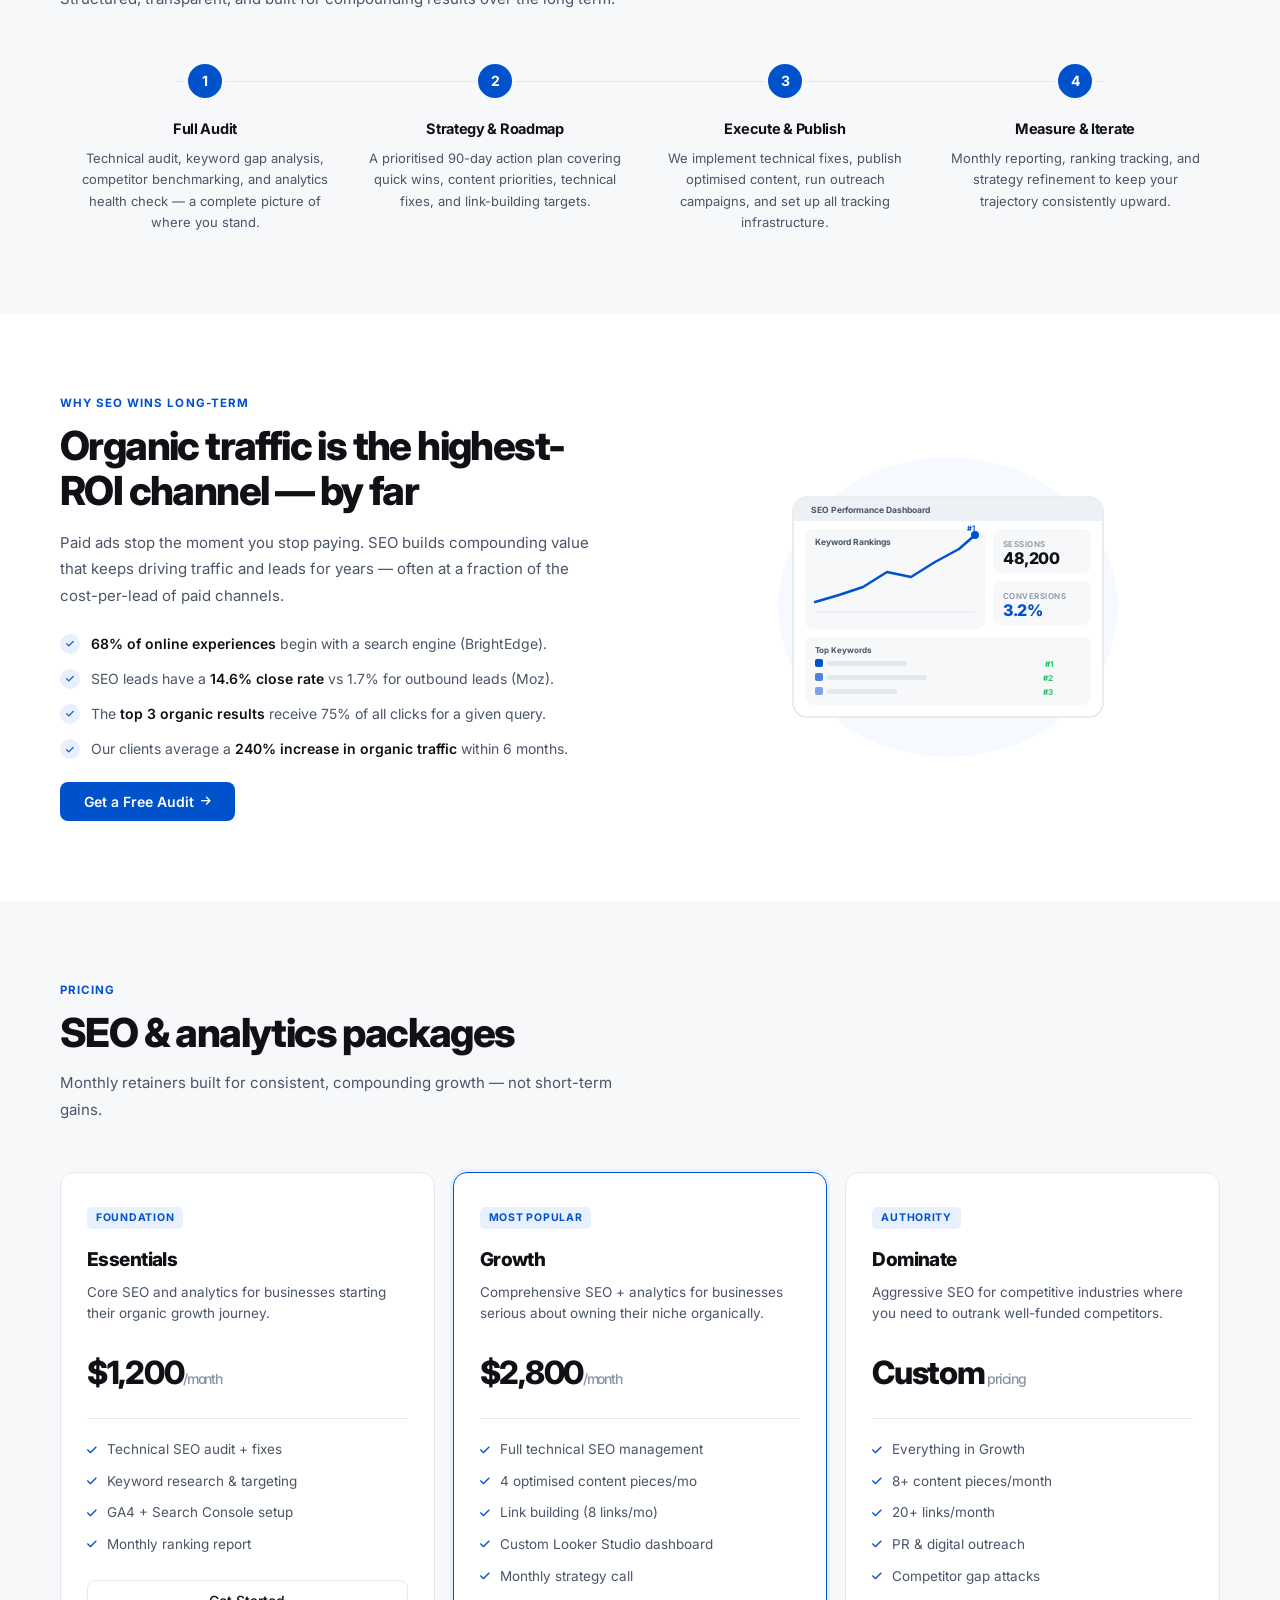
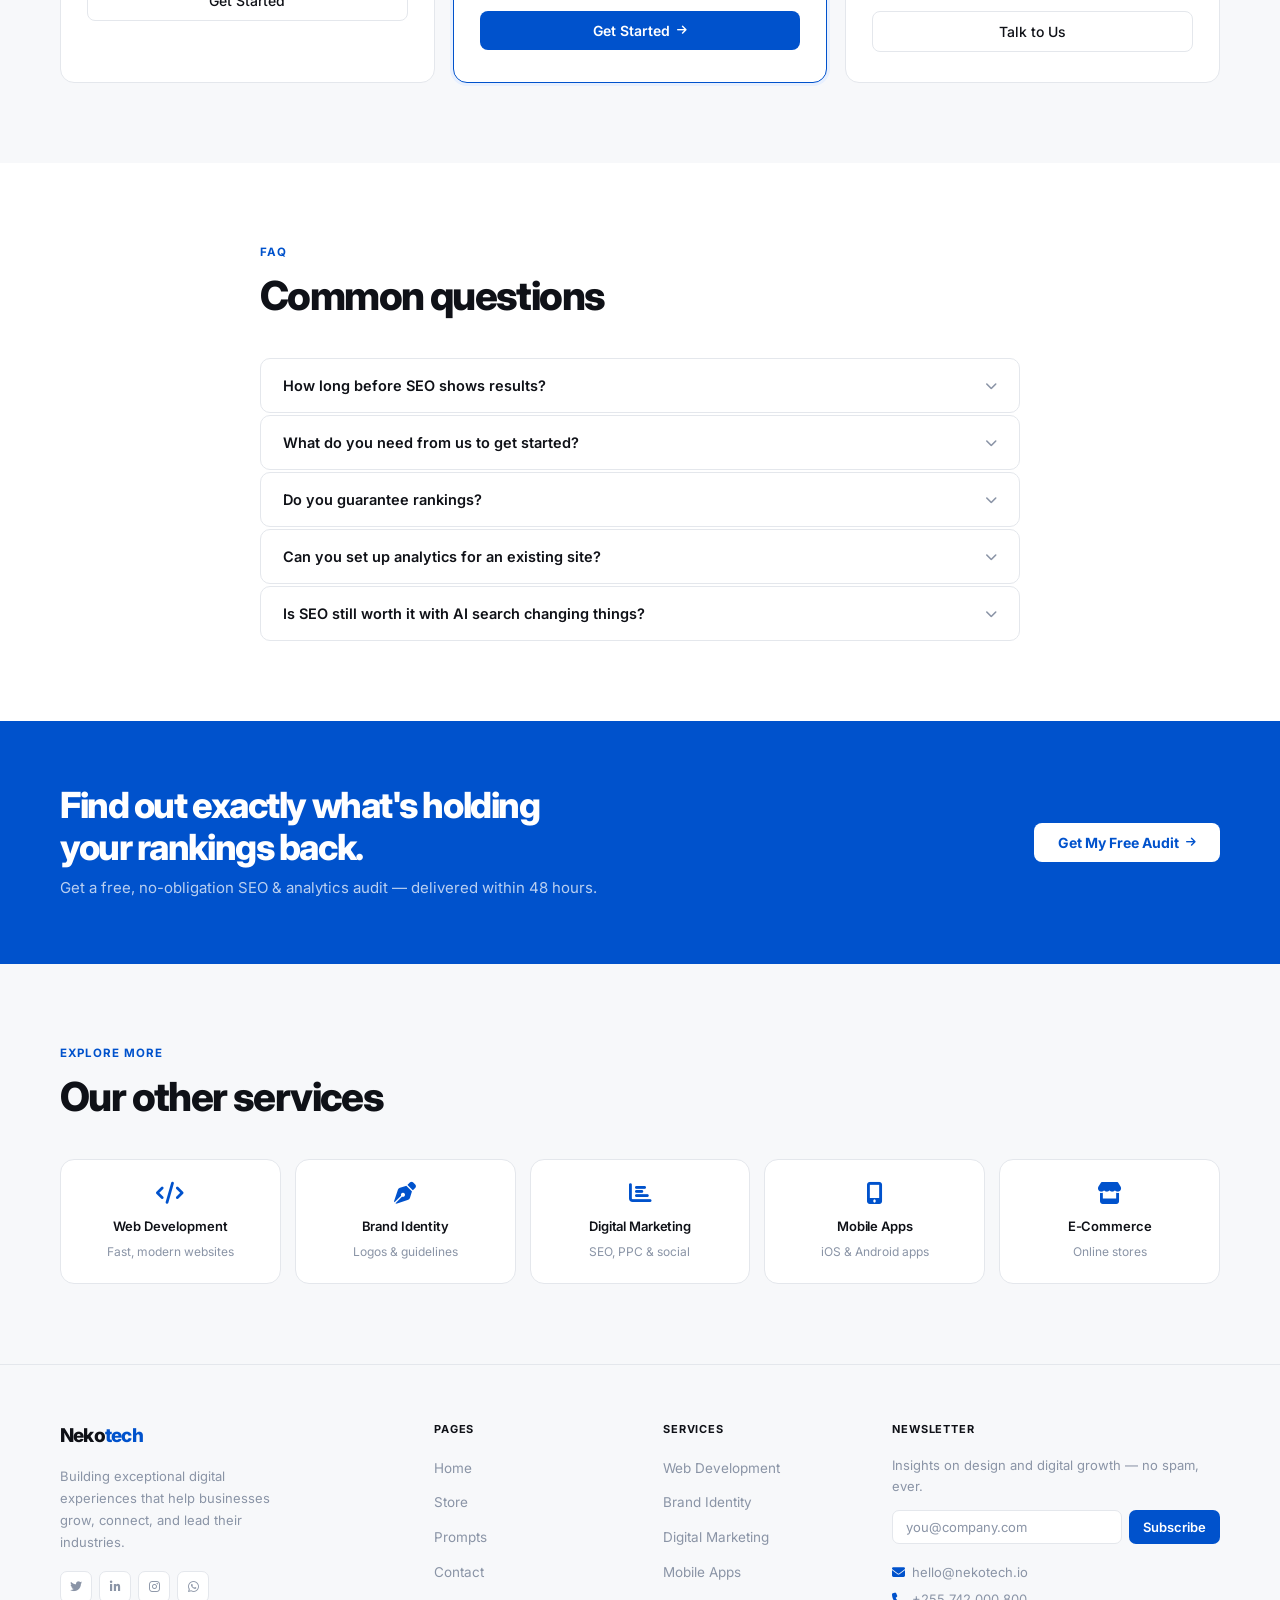
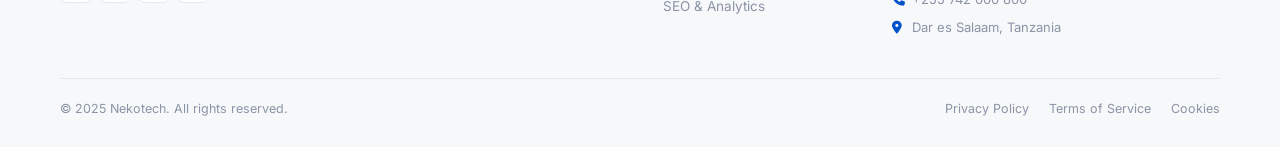
<file: seo-analytics.html>
<!DOCTYPE html>
<html lang="en" data-theme="light">
<head>
<meta charset="UTF-8"><meta name="viewport" content="width=device-width, initial-scale=1.0">
<title>SEO & Analytics — Nexus</title>
<link href="https://fonts.googleapis.com/css2?family=Inter:wght@300;400;500;600;700;800&display=swap" rel="stylesheet">
<link rel="stylesheet" href="https://cdnjs.cloudflare.com/ajax/libs/font-awesome/6.5.0/css/all.min.css">
<link rel="stylesheet" href="shared.css">
</head>
<body>
<button class="back-top" id="btt" onclick="window.scrollTo({top:0,behavior:'smooth'})"><i class="fas fa-arrow-up"></i></button>
<div class="mob-overlay" id="mobOv" onclick="closeMenu()"></div>
<div class="mob-menu" id="mobM">
  <div class="mob-head"><div class="logo">Neko<em>tech</em></div><button class="mob-close" onclick="closeMenu()"><i class="fas fa-times"></i></button></div>
  <nav>
    <a href="index.html" onclick="closeMenu()">Home</a>
    <a href="store.html" onclick="closeMenu()">Store</a>
    <a href="prompts.html" onclick="closeMenu()">Prompts</a>
    <a href="contact.html" onclick="closeMenu()">Contact</a>
  </nav>
  <div class="mob-auth"><button class="btn-ghost">Log In</button><button class="btn-solid">Get Started</button></div>
</div>

<nav class="navbar" id="top">
  <div class="logo">Neko<em>tech</em></div>
  <ul class="nav-links">
    <li><a href="index.html">Home</a></li>
    <li><a href="index.html#services">Services</a></li>
    <li><a href="store.html" class="active">Store</a></li>
    <li><a href="prompts.html">Prompts</a></li>
    <li><a href="contact.html">Contact</a></li>
  </ul>
  <div class="nav-actions">
    <button class="theme-btn" id="tBtn"><i class="fas fa-moon" id="tIco"></i></button>
    <button class="btn-ghost">Log In</button>
    <button class="btn-solid">Get Started</button>
    <button class="hamburger" onclick="openMenu()"><i class="fas fa-bars"></i></button>
  </div>
</nav>

<div class="breadcrumb"><a href="index.html">Home</a><i class="fas fa-chevron-right"></i><a href="index.html#services">Services</a><i class="fas fa-chevron-right"></i><span style="color:var(--text)">SEO & Analytics</span></div>

<div style="max-width:1160px;margin:0 auto;">
<div class="svc-hero">
  <div class="svc-hero-text">
    <div class="svc-badge"><i class="fas fa-search"></i> SEO & Analytics</div>
    <h1>Rank higher. Know more. <span>Grow faster.</span></h1>
    <p>We combine technical SEO mastery with deep analytics expertise — so your website climbs the rankings, you understand exactly what's driving results, and you can make confident, data-backed decisions every day.</p>
    <div class="hero-btns"><button class="btn-primary">Get a Free SEO Audit <i class="fas fa-arrow-right"></i></button><button class="btn-outline">See Our Results</button></div>
  </div>
  <div class="svc-hero-illo">
    <svg viewBox="0 0 460 380" fill="none" xmlns="http://www.w3.org/2000/svg">
      <ellipse cx="230" cy="190" rx="185" ry="165" fill="var(--accent-lt)" opacity=".45"/>
      <!-- SERP result mockup -->
      <rect x="60" y="60" width="340" height="250" rx="12" fill="var(--surface)" stroke="var(--border)" stroke-width="1.5"/>
      <!-- Search bar -->
      <rect x="72" y="74" width="260" height="22" rx="11" fill="var(--bg-2)" stroke="var(--border)" stroke-width="1"/>
      <text x="86" y="89" font-family="Inter,sans-serif" font-size="9" fill="var(--text-3)">best digital agency near me</text>
      <rect x="336" y="74" width="50" height="22" rx="11" fill="var(--accent)"/>
      <text x="361" y="89" font-family="Inter,sans-serif" font-size="9" font-weight="600" fill="#fff" text-anchor="middle">Search</text>
      <!-- Result 1 (our client - highlighted) -->
      <rect x="72" y="108" width="316" height="56" rx="8" fill="var(--accent-lt)" stroke="var(--accent)" stroke-width="1"/>
      <rect x="80" y="116" width="10" height="10" rx="2" fill="var(--accent)"/>
      <text x="96" y="125" font-family="Inter,sans-serif" font-size="8" fill="var(--accent)" font-weight="700">nexus.agency</text>
      <text x="80" y="140" font-family="Inter,sans-serif" font-size="10" font-weight="700" fill="var(--text)">Nexus Agency — Digital Services</text>
      <rect x="80" y="147" width="200" height="4" rx="2" fill="var(--text-3)" opacity=".4"/>
      <rect x="80" y="155" width="150" height="4" rx="2" fill="var(--text-3)" opacity=".3"/>
      <!-- Result 2 -->
      <rect x="72" y="172" width="316" height="44" rx="8" fill="var(--bg-2)"/>
      <text x="80" y="186" font-family="Inter,sans-serif" font-size="10" fill="var(--text-2)" font-weight="600">Competitor A</text>
      <rect x="80" y="193" width="180" height="4" rx="2" fill="var(--border)"/>
      <rect x="80" y="202" width="140" height="4" rx="2" fill="var(--border)"/>
      <!-- Result 3 -->
      <rect x="72" y="224" width="316" height="44" rx="8" fill="var(--bg-2)"/>
      <text x="80" y="238" font-family="Inter,sans-serif" font-size="10" fill="var(--text-2)" font-weight="600">Competitor B</text>
      <rect x="80" y="245" width="200" height="4" rx="2" fill="var(--border)"/>
      <rect x="80" y="254" width="160" height="4" rx="2" fill="var(--border)"/>
      <!-- #1 badge -->
      <g transform="translate(344,100)">
        <circle cx="24" cy="24" r="24" fill="var(--accent)"/>
        <text x="24" y="20" font-family="Inter,sans-serif" font-size="8" font-weight="700" fill="#fff" text-anchor="middle">#1</text>
        <text x="24" y="32" font-family="Inter,sans-serif" font-size="7" fill="rgba(255,255,255,.8)" text-anchor="middle">RANK</text>
      </g>
      <!-- Floating: traffic -->
      <g transform="translate(22,190)">
        <rect width="114" height="52" rx="11" fill="var(--surface)" stroke="var(--border)" stroke-width="1.5"/>
        <text x="13" y="20" font-family="Inter,sans-serif" font-size="8.5" font-weight="700" fill="var(--text-3)" letter-spacing=".06em">ORGANIC</text>
        <text x="13" y="38" font-family="Inter,sans-serif" font-size="18" font-weight="800" fill="var(--accent)" letter-spacing="-.03em">+240%</text>
        <text x="13" y="48" font-family="Inter,sans-serif" font-size="8" fill="#22c55e">In 6 months</text>
      </g>
      <!-- Floating: keywords -->
      <g transform="translate(342,300)">
        <rect width="110" height="52" rx="11" fill="var(--surface)" stroke="var(--border)" stroke-width="1.5"/>
        <text x="13" y="20" font-family="Inter,sans-serif" font-size="8.5" font-weight="700" fill="var(--text-3)" letter-spacing=".06em">KEYWORDS</text>
        <text x="13" y="38" font-family="Inter,sans-serif" font-size="18" font-weight="800" fill="var(--text)" letter-spacing="-.03em">1,240</text>
        <text x="13" y="48" font-family="Inter,sans-serif" font-size="8" fill="#22c55e">Ranking page 1</text>
      </g>
    </svg>
  </div>
</div>
</div>

<section style="background:var(--bg);padding:72px 52px;"><div class="wrap">
  <div class="eyebrow rev">What We Do</div><h2 class="sec-h rev">Full-stack SEO & data intelligence</h2><p class="sec-p rev">We combine technical excellence, content strategy, and actionable analytics to drive organic growth that compounds over time.</p>
  <div class="feat-grid">
    <div class="feat-card rev"><div class="feat-icon"><i class="fas fa-wrench"></i></div><h3>Technical SEO</h3><p>Full site audits covering crawlability, Core Web Vitals, schema markup, site architecture, and indexation — fixing what holds you back from ranking.</p></div>
    <div class="feat-card rev" style="transition-delay:.06s"><div class="feat-icon"><i class="fas fa-key"></i></div><h3>Keyword Research</h3><p>In-depth research to find high-intent, high-volume keywords your ideal customers are actually searching — and a roadmap to rank for them.</p></div>
    <div class="feat-card rev" style="transition-delay:.12s"><div class="feat-icon"><i class="fas fa-file-alt"></i></div><h3>Content Strategy</h3><p>Topic clusters, pillar pages, and content calendars that build topical authority and capture organic traffic at every stage of the funnel.</p></div>
    <div class="feat-card rev" style="transition-delay:.06s"><div class="feat-icon"><i class="fas fa-link"></i></div><h3>Link Building</h3><p>White-hat outreach campaigns to earn authoritative backlinks from relevant publications — the single biggest lever for ranking improvements.</p></div>
    <div class="feat-card rev" style="transition-delay:.12s"><div class="feat-icon"><i class="fas fa-chart-line"></i></div><h3>GA4 & Tag Manager</h3><p>Full analytics implementation: events, goals, conversion tracking, custom dimensions, and attribution models configured from scratch.</p></div>
    <div class="feat-card rev" style="transition-delay:.18s"><div class="feat-icon"><i class="fas fa-table"></i></div><h3>Custom Dashboards</h3><p>Looker Studio dashboards that surface the metrics that matter — updated daily, always available, no more Excel spreadsheets.</p></div>
  </div>
</div></section>

<section class="process"><div class="wrap">
  <div class="eyebrow rev">How We Work</div><h2 class="sec-h rev">Our SEO & analytics process</h2><p class="sec-p rev">Structured, transparent, and built for compounding results over the long term.</p>
  <div class="steps rev">
    <div class="step"><div class="step-num">1</div><h3>Full Audit</h3><p>Technical audit, keyword gap analysis, competitor benchmarking, and analytics health check — a complete picture of where you stand.</p></div>
    <div class="step"><div class="step-num">2</div><h3>Strategy & Roadmap</h3><p>A prioritised 90-day action plan covering quick wins, content priorities, technical fixes, and link-building targets.</p></div>
    <div class="step"><div class="step-num">3</div><h3>Execute & Publish</h3><p>We implement technical fixes, publish optimised content, run outreach campaigns, and set up all tracking infrastructure.</p></div>
    <div class="step"><div class="step-num">4</div><h3>Measure & Iterate</h3><p>Monthly reporting, ranking tracking, and strategy refinement to keep your trajectory consistently upward.</p></div>
  </div>
</div></section>

<section style="background:var(--bg);padding:80px 52px;"><div class="wrap"><div class="split">
  <div class="split-text">
    <div class="eyebrow rev">Why SEO Wins Long-Term</div><h2 class="sec-h rev">Organic traffic is the highest-ROI channel — by far</h2>
    <p class="sec-p rev">Paid ads stop the moment you stop paying. SEO builds compounding value that keeps driving traffic and leads for years — often at a fraction of the cost-per-lead of paid channels.</p>
    <div class="split-list rev">
      <div class="split-item"><div class="s-check"><i class="fas fa-check"></i></div><p><strong>68% of online experiences</strong> begin with a search engine (BrightEdge).</p></div>
      <div class="split-item"><div class="s-check"><i class="fas fa-check"></i></div><p>SEO leads have a <strong>14.6% close rate</strong> vs 1.7% for outbound leads (Moz).</p></div>
      <div class="split-item"><div class="s-check"><i class="fas fa-check"></i></div><p>The <strong>top 3 organic results</strong> receive 75% of all clicks for a given query.</p></div>
      <div class="split-item"><div class="s-check"><i class="fas fa-check"></i></div><p>Our clients average a <strong>240% increase in organic traffic</strong> within 6 months.</p></div>
    </div>
    <button class="btn-primary rev">Get a Free Audit <i class="fas fa-arrow-right"></i></button>
  </div>
  <div class="split-illo rev">
    <svg viewBox="0 0 420 360" fill="none" xmlns="http://www.w3.org/2000/svg">
      <ellipse cx="210" cy="180" rx="170" ry="150" fill="var(--accent-lt)" opacity=".4"/>
      <!-- Analytics dashboard -->
      <rect x="55" y="70" width="310" height="220" rx="14" fill="var(--surface)" stroke="var(--border)" stroke-width="1.5"/>
      <rect x="55" y="70" width="310" height="24" rx="14" fill="var(--bg-3)"/>
      <rect x="55" y="84" width="310" height="10" fill="var(--bg-3)"/>
      <text x="73" y="86" font-family="Inter,sans-serif" font-size="8.5" font-weight="700" fill="var(--text-2)">SEO Performance Dashboard</text>
      <!-- Rank chart -->
      <rect x="67" y="102" width="180" height="100" rx="8" fill="var(--bg-2)"/>
      <text x="77" y="118" font-family="Inter,sans-serif" font-size="8.5" font-weight="700" fill="var(--text-2)">Keyword Rankings</text>
      <line x1="77" y1="185" x2="237" y2="185" stroke="var(--border)" stroke-width="1"/>
      <!-- Inverted rank chart (lower = better) -->
      <polyline points="77,175 101,168 125,160 149,145 173,150 197,135 221,122 237,108" stroke="var(--accent)" stroke-width="2.5" fill="none" stroke-linecap="round" stroke-linejoin="round"/>
      <circle cx="237" cy="108" r="4" fill="var(--accent)"/>
      <text x="237" y="104" font-family="Inter,sans-serif" font-size="7.5" fill="var(--accent)" font-weight="700" text-anchor="end">#1</text>
      <!-- Traffic counter -->
      <rect x="255" y="102" width="98" height="44" rx="8" fill="var(--bg-2)"/>
      <text x="265" y="120" font-family="Inter,sans-serif" font-size="8" fill="var(--text-3)" font-weight="600" letter-spacing=".06em">SESSIONS</text>
      <text x="265" y="137" font-family="Inter,sans-serif" font-size="16" font-weight="800" fill="var(--text)" letter-spacing="-.03em">48,200</text>
      <rect x="255" y="154" width="98" height="44" rx="8" fill="var(--bg-2)"/>
      <text x="265" y="172" font-family="Inter,sans-serif" font-size="8" fill="var(--text-3)" font-weight="600" letter-spacing=".06em">CONVERSIONS</text>
      <text x="265" y="189" font-family="Inter,sans-serif" font-size="16" font-weight="800" fill="var(--accent)" letter-spacing="-.03em">3.2%</text>
      <!-- Keyword list -->
      <rect x="67" y="210" width="286" height="68" rx="8" fill="var(--bg-2)"/>
      <text x="77" y="226" font-family="Inter,sans-serif" font-size="8" font-weight="700" fill="var(--text-2)">Top Keywords</text>
      <rect x="77" y="232" width="8" height="8" rx="2" fill="var(--accent)"/>
      <rect x="89" y="234" width="80" height="5" rx="2" fill="var(--border)"/>
      <text x="315" y="240" font-family="Inter,sans-serif" font-size="8" font-weight="700" fill="#22c55e" text-anchor="end">#1</text>
      <rect x="77" y="246" width="8" height="8" rx="2" fill="var(--accent)" opacity=".7"/>
      <rect x="89" y="248" width="100" height="5" rx="2" fill="var(--border)"/>
      <text x="315" y="254" font-family="Inter,sans-serif" font-size="8" font-weight="700" fill="#22c55e" text-anchor="end">#2</text>
      <rect x="77" y="260" width="8" height="8" rx="2" fill="var(--accent)" opacity=".5"/>
      <rect x="89" y="262" width="70" height="5" rx="2" fill="var(--border)"/>
      <text x="315" y="268" font-family="Inter,sans-serif" font-size="8" font-weight="700" fill="#22c55e" text-anchor="end">#3</text>
    </svg>
  </div>
</div></div></section>

<section class="pricing"><div class="wrap">
  <div class="eyebrow rev">Pricing</div><h2 class="sec-h rev">SEO & analytics packages</h2><p class="sec-p rev">Monthly retainers built for consistent, compounding growth — not short-term gains.</p>
  <div class="pkg-grid">
    <div class="pkg-card rev"><span class="pkg-tag">Foundation</span><h3>Essentials</h3><p class="pkg-desc">Core SEO and analytics for businesses starting their organic growth journey.</p><div class="pkg-price">$1,200<span>/month</span></div><div class="pkg-divider"></div><div class="pkg-features"><div class="pkg-feat"><i class="fas fa-check"></i>Technical SEO audit + fixes</div><div class="pkg-feat"><i class="fas fa-check"></i>Keyword research & targeting</div><div class="pkg-feat"><i class="fas fa-check"></i>GA4 + Search Console setup</div><div class="pkg-feat"><i class="fas fa-check"></i>Monthly ranking report</div></div><button class="btn-outline" style="width:100%;justify-content:center;">Get Started</button></div>
    <div class="pkg-card featured rev" style="transition-delay:.08s"><span class="pkg-tag">Most Popular</span><h3>Growth</h3><p class="pkg-desc">Comprehensive SEO + analytics for businesses serious about owning their niche organically.</p><div class="pkg-price">$2,800<span>/month</span></div><div class="pkg-divider"></div><div class="pkg-features"><div class="pkg-feat"><i class="fas fa-check"></i>Full technical SEO management</div><div class="pkg-feat"><i class="fas fa-check"></i>4 optimised content pieces/mo</div><div class="pkg-feat"><i class="fas fa-check"></i>Link building (8 links/mo)</div><div class="pkg-feat"><i class="fas fa-check"></i>Custom Looker Studio dashboard</div><div class="pkg-feat"><i class="fas fa-check"></i>Monthly strategy call</div></div><button class="btn-primary" style="width:100%;justify-content:center;">Get Started <i class="fas fa-arrow-right"></i></button></div>
    <div class="pkg-card rev" style="transition-delay:.16s"><span class="pkg-tag">Authority</span><h3>Dominate</h3><p class="pkg-desc">Aggressive SEO for competitive industries where you need to outrank well-funded competitors.</p><div class="pkg-price">Custom<span> pricing</span></div><div class="pkg-divider"></div><div class="pkg-features"><div class="pkg-feat"><i class="fas fa-check"></i>Everything in Growth</div><div class="pkg-feat"><i class="fas fa-check"></i>8+ content pieces/month</div><div class="pkg-feat"><i class="fas fa-check"></i>20+ links/month</div><div class="pkg-feat"><i class="fas fa-check"></i>PR & digital outreach</div><div class="pkg-feat"><i class="fas fa-check"></i>Competitor gap attacks</div></div><button class="btn-outline" style="width:100%;justify-content:center;">Talk to Us</button></div>
  </div>
</div></section>

<section style="background:var(--bg);padding:80px 52px;"><div class="wrap" style="max-width:760px;">
  <div class="eyebrow rev">FAQ</div><h2 class="sec-h rev">Common questions</h2>
  <div class="faq-list rev">
    <div class="faq-item"><button class="faq-q" onclick="toggleFaq(this)">How long before SEO shows results? <i class="fas fa-chevron-down"></i></button><div class="faq-a"><p>Expect to see ranking movement within 60–90 days for lower-competition terms. Significant organic traffic growth typically kicks in around month 4–6. SEO is a compounding channel — the longer you invest, the stronger and cheaper the returns become.</p></div></div>
    <div class="faq-item"><button class="faq-q" onclick="toggleFaq(this)">What do you need from us to get started? <i class="fas fa-chevron-down"></i></button><div class="faq-a"><p>We'll need access to your Google Analytics, Google Search Console, and website CMS. If these aren't set up yet, we'll handle that too. We'll also want a 90-minute onboarding call to understand your business, goals, and competitive landscape.</p></div></div>
    <div class="faq-item"><button class="faq-q" onclick="toggleFaq(this)">Do you guarantee rankings? <i class="fas fa-chevron-down"></i></button><div class="faq-a"><p>No reputable agency guarantees specific rankings — Google's algorithm is complex and constantly evolving. What we guarantee is a transparent process, proven methodology, and a track record of results. We share detailed monthly reports so you always know exactly what's been done and what impact it had.</p></div></div>
    <div class="faq-item"><button class="faq-q" onclick="toggleFaq(this)">Can you set up analytics for an existing site? <i class="fas fa-chevron-down"></i></button><div class="faq-a"><p>Absolutely. Analytics setup and auditing is a standalone service. We'll audit your existing setup, fix tracking gaps, migrate to GA4 if needed, configure events and goals, and build a custom dashboard tailored to your KPIs.</p></div></div>
    <div class="faq-item"><button class="faq-q" onclick="toggleFaq(this)">Is SEO still worth it with AI search changing things? <i class="fas fa-chevron-down"></i></button><div class="faq-a"><p>Yes — and in many ways more so. AI Overviews and features like Google's SGE still draw from the same high-authority, well-structured content that traditional SEO rewards. The fundamentals haven't changed: create genuinely useful content, earn authoritative links, and maintain a technically sound website.</p></div></div>
  </div>
</div></section>

<div class="cta-band rev"><div class="cta-inner"><div><h2>Find out exactly what's holding your rankings back.</h2><p>Get a free, no-obligation SEO & analytics audit — delivered within 48 hours.</p></div><button class="btn-white">Get My Free Audit <i class="fas fa-arrow-right"></i></button></div></div>

<section class="other-svc"><div class="wrap"><div class="eyebrow rev">Explore More</div><h2 class="sec-h rev">Our other services</h2><div class="other-grid rev"><a href="web-development.html" class="other-card"><i class="fas fa-code"></i><h4>Web Development</h4><p>Fast, modern websites</p></a><a href="brand-identity.html" class="other-card"><i class="fas fa-pen-nib"></i><h4>Brand Identity</h4><p>Logos & guidelines</p></a><a href="digital-marketing.html" class="other-card"><i class="fas fa-chart-bar"></i><h4>Digital Marketing</h4><p>SEO, PPC & social</p></a><a href="mobile-applications.html" class="other-card"><i class="fas fa-mobile-alt"></i><h4>Mobile Apps</h4><p>iOS & Android apps</p></a><a href="ecommerce.html" class="other-card"><i class="fas fa-store"></i><h4>E-Commerce</h4><p>Online stores</p></a></div></div></section>

<footer id="footer">
  <div class="footer-grid">
    <div class="footer-brand"><div class="logo">Neko<em>tech</em></div><p>Building exceptional digital experiences that help businesses grow, connect, and lead their industries.</p><div class="socials"><a href="#" class="soc-btn"><i class="fab fa-twitter"></i></a><a href="#" class="soc-btn"><i class="fab fa-linkedin-in"></i></a><a href="#" class="soc-btn"><i class="fab fa-instagram"></i></a><a href="#" class="soc-btn"><i class="fab fa-whatsapp"></i></a></div></div>
    <div class="f-col"><h4>Pages</h4><ul><li><a href="index.html">Home</a></li><li><a href="store.html">Store</a></li><li><a href="prompts.html">Prompts</a></li><li><a href="contact.html">Contact</a></li></ul></div>
    <div class="f-col"><h4>Services</h4><ul><li><a href="#">Web Development</a></li><li><a href="#">Brand Identity</a></li><li><a href="#">Digital Marketing</a></li><li><a href="#">Mobile Apps</a></li><li><a href="#">SEO & Analytics</a></li></ul></div>
    <div class="f-col"><h4>Newsletter</h4><p style="font-size:13px;color:var(--text-3);line-height:1.65;margin-bottom:12px;">Insights on design and digital growth — no spam, ever.</p><div class="nl-row"><input type="email" placeholder="you@company.com"><button>Subscribe</button></div><div class="f-contact"><span><i class="fas fa-envelope"></i>hello@nekotech.io</span><span><i class="fas fa-phone"></i>+255 742 000 800</span><span><i class="fas fa-map-marker-alt"></i>Dar es Salaam, Tanzania</span></div></div>
  </div>
  <div class="footer-bot"><p>© 2025 Nekotech. All rights reserved.</p><div class="f-legal"><a href="#">Privacy Policy</a><a href="#">Terms of Service</a><a href="#">Cookies</a></div></div>
</footer>

<script>
const html=document.documentElement,tBtn=document.getElementById('tBtn'),tIco=document.getElementById('tIco');
tBtn.addEventListener('click',()=>{const d=html.getAttribute('data-theme')==='dark';html.setAttribute('data-theme',d?'light':'dark');tIco.className=d?'fas fa-moon':'fas fa-sun';});
function openMenu(){document.getElementById('mobM').classList.add('on');document.getElementById('mobOv').classList.add('on');}
function closeMenu(){document.getElementById('mobM').classList.remove('on');document.getElementById('mobOv').classList.remove('on');}
window.addEventListener('scroll',()=>document.getElementById('btt').classList.toggle('on',scrollY>400));
const io=new IntersectionObserver(e=>e.forEach(x=>{if(x.isIntersecting){x.target.classList.add('in');io.unobserve(x.target);}}),{threshold:.1,rootMargin:'0px 0px -50px 0px'});
document.querySelectorAll('.rev').forEach(el=>io.observe(el));
function toggleFaq(btn){const a=btn.nextElementSibling;const open=btn.classList.contains('open');document.querySelectorAll('.faq-q.open').forEach(b=>{b.classList.remove('open');b.nextElementSibling.classList.remove('open');});if(!open){btn.classList.add('open');a.classList.add('open');}}
</script>
</body></html>
</file>
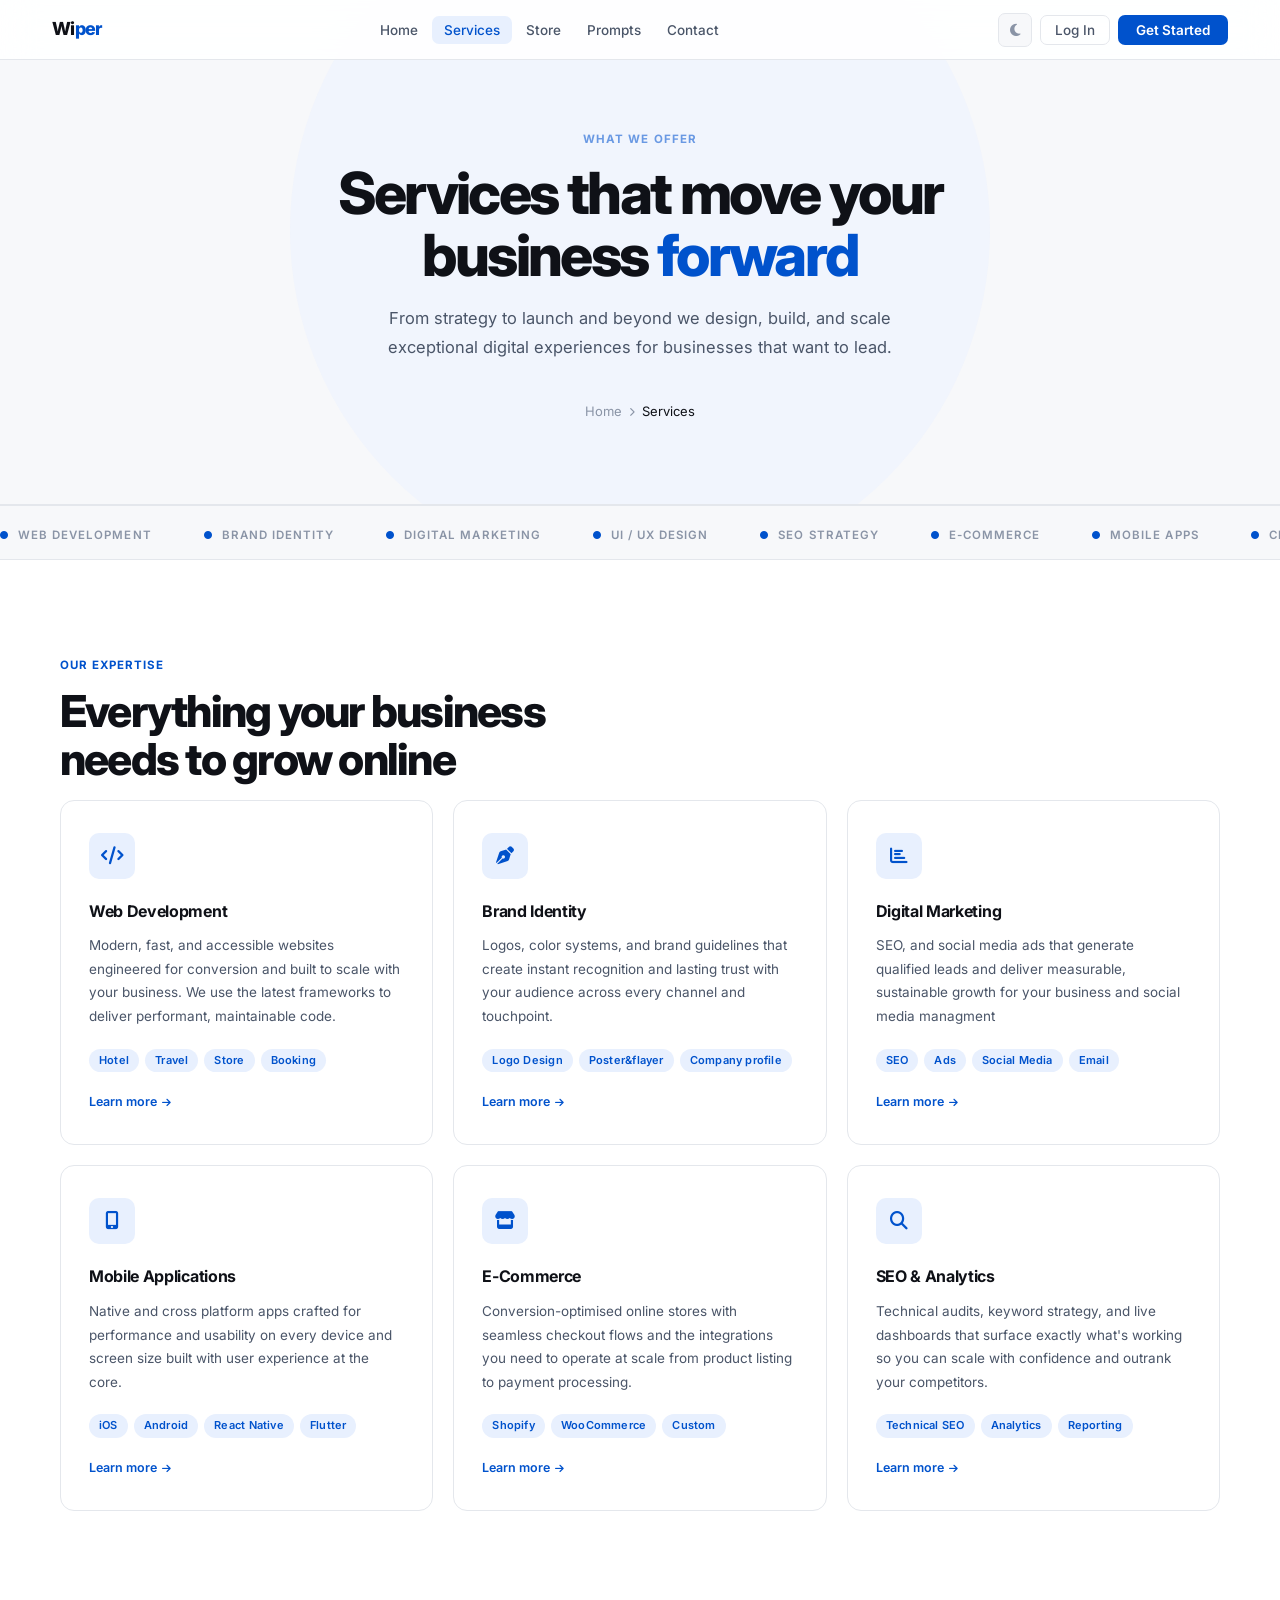
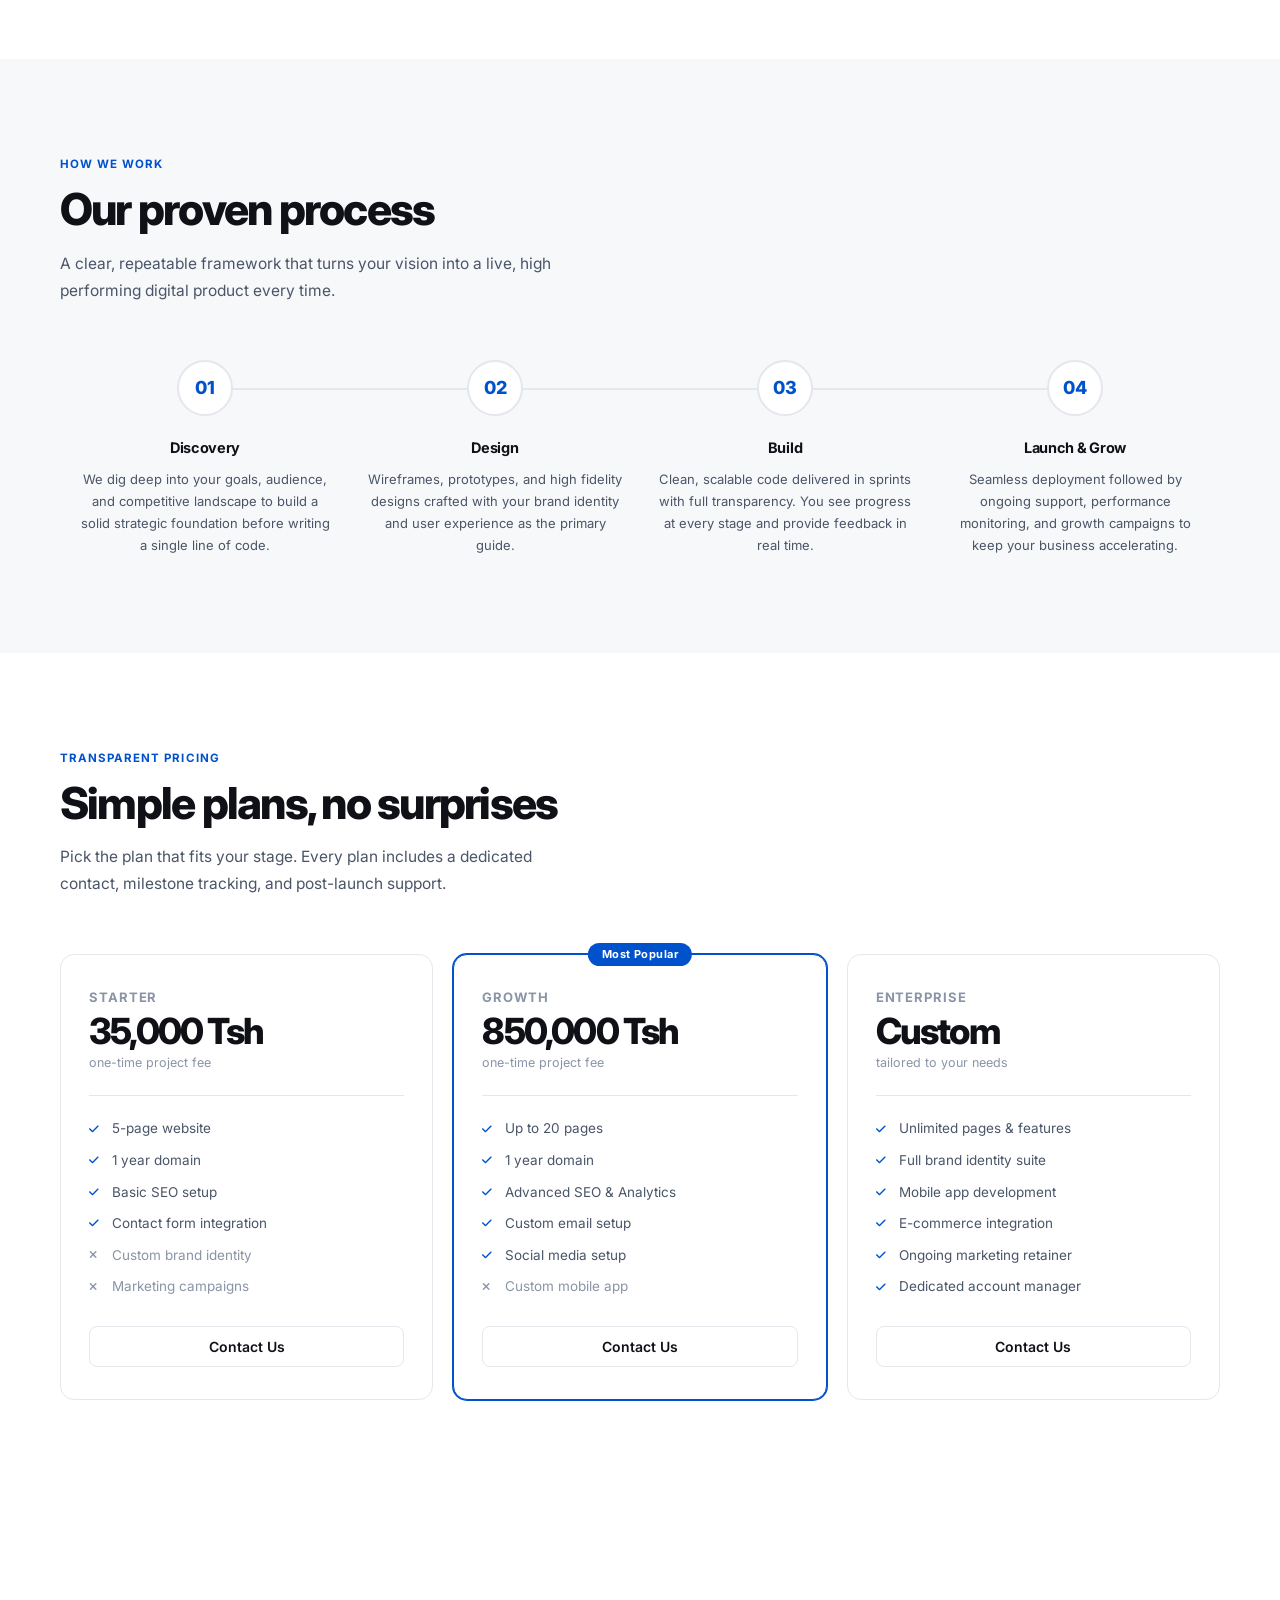
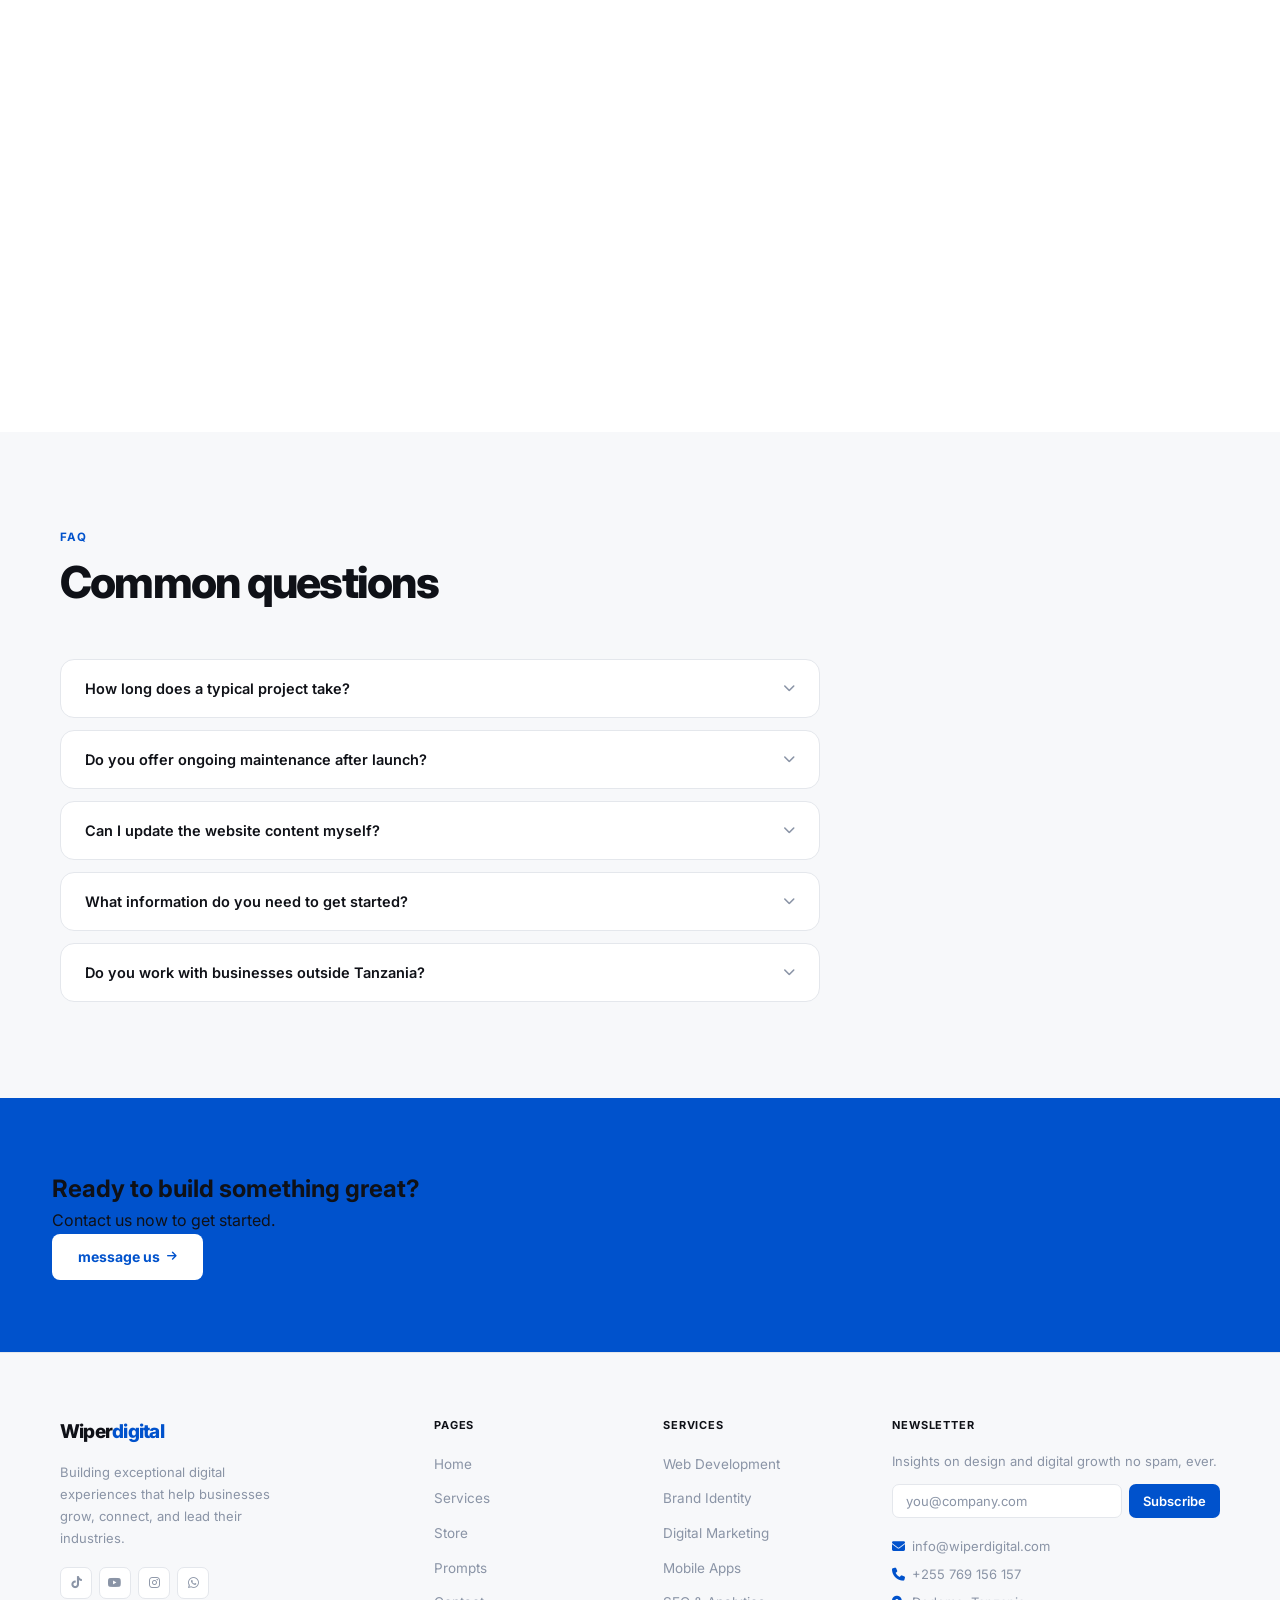
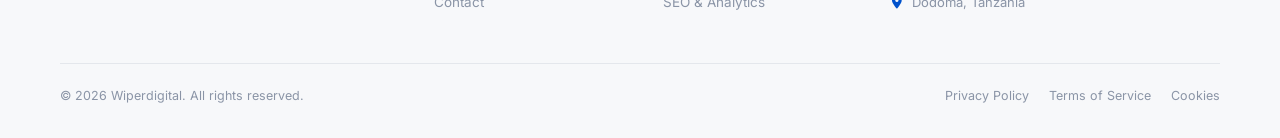
<file: services.html>
<!DOCTYPE html>
<html lang="en" data-theme="light">
<head>
<meta charset="UTF-8">
<meta name="viewport" content="width=device-width, initial-scale=1.0">
<title>Our Services wiper digital</title>
<link href="https://fonts.googleapis.com/css2?family=Inter:wght@300;400;500;600;700;800&display=swap" rel="stylesheet">
<link rel="stylesheet" href="https://cdnjs.cloudflare.com/ajax/libs/font-awesome/6.5.0/css/all.min.css">
<style>
:root{--bg:#ffffff;--bg-2:#f7f8fa;--bg-3:#edf0f4;--surface:#ffffff;--border:#e4e7ec;--text:#0f1117;--text-2:#4a5568;--text-3:#8a94a6;--accent:#0052cc;--accent-h:#0041a8;--accent-lt:#e8f0fe;--shadow-sm:0 1px 3px rgba(0,0,0,0.07),0 4px 12px rgba(0,0,0,0.04);--shadow-md:0 4px 24px rgba(0,0,0,0.09);--radius:10px;--radius-lg:14px;}
[data-theme="dark"]{--bg:#0c0d10;--bg-2:#13151a;--bg-3:#1c1f28;--surface:#161820;--border:#252830;--text:#eef0f4;--text-2:#9aa3b2;--text-3:#5a6272;--accent:#4d8eff;--accent-h:#6ba0ff;--accent-lt:rgba(77,142,255,0.1);--shadow-sm:0 1px 3px rgba(0,0,0,0.3);--shadow-md:0 4px 24px rgba(0,0,0,0.3);}
*,*::before,*::after{margin:0;padding:0;box-sizing:border-box;}html{scroll-behavior:smooth;}
body{font-family:'Inter',sans-serif;background:var(--bg);color:var(--text);line-height:1.6;transition:background .3s,color .3s;overflow-x:hidden;}
a{text-decoration:none;color:inherit;}ul{list-style:none;}
::-webkit-scrollbar{width:5px;}::-webkit-scrollbar-track{background:var(--bg-2);}::-webkit-scrollbar-thumb{background:var(--border);border-radius:10px;}

/* ── NAVBAR ── */
.navbar{position:fixed;top:0;left:0;right:0;z-index:1000;height:60px;display:flex;align-items:center;justify-content:space-between;padding:0 52px;background:rgba(255,255,255,0.88);backdrop-filter:blur(18px);-webkit-backdrop-filter:blur(18px);border-bottom:1px solid var(--border);transition:background .3s,border-color .3s;}
[data-theme="dark"] .navbar{background:rgba(12,13,16,0.88);}
.logo{font-size:18px;font-weight:800;letter-spacing:-.04em;color:var(--text);}.logo em{font-style:normal;color:var(--accent);}
.nav-links{display:flex;gap:2px;}
.nav-links a{font-size:13.5px;font-weight:500;color:var(--text-2);padding:6px 12px;border-radius:7px;transition:color .2s,background .2s;}
.nav-links a:hover,.nav-links a.active{color:var(--accent);background:var(--accent-lt);}
.nav-actions{display:flex;gap:8px;align-items:center;}
.btn-ghost{font-size:13.5px;font-weight:500;color:var(--text-2);padding:6px 14px;border-radius:7px;border:1px solid var(--border);background:transparent;cursor:pointer;transition:all .2s;font-family:'Inter',sans-serif;}
.btn-ghost:hover{color:var(--text);border-color:var(--text-3);}
.btn-solid{font-size:13.5px;font-weight:600;color:#fff;padding:7px 18px;border-radius:7px;background:var(--accent);border:none;cursor:pointer;transition:background .2s;font-family:'Inter',sans-serif;}
.btn-solid:hover{background:var(--accent-h);}
.theme-btn{width:34px;height:34px;border-radius:7px;border:1px solid var(--border);background:var(--bg-2);color:var(--text-3);display:flex;align-items:center;justify-content:center;cursor:pointer;font-size:14px;transition:all .2s;}
.theme-btn:hover{color:var(--accent);border-color:var(--accent);background:var(--accent-lt);}
.hamburger{display:none;background:none;border:none;font-size:20px;color:var(--text);cursor:pointer;padding:7px;border-radius:7px;}
.hamburger:hover{background:var(--bg-2);}
.mob-overlay{display:none;position:fixed;inset:0;background:rgba(0,0,0,0.4);backdrop-filter:blur(4px);z-index:1998;}
.mob-overlay.on{display:block;}
.mob-menu{position:fixed;top:0;right:-100%;width:272px;height:100%;background:var(--surface);border-left:1px solid var(--border);padding:22px 20px;z-index:1999;transition:right .35s cubic-bezier(.77,0,.175,1);}
.mob-menu.on{right:0;}
.mob-head{display:flex;justify-content:space-between;align-items:center;margin-bottom:28px;}
.mob-close{background:none;border:none;font-size:18px;color:var(--text-3);cursor:pointer;}
.mob-menu nav a{display:block;padding:11px 0;font-size:14.5px;font-weight:500;color:var(--text-2);border-bottom:1px solid var(--border);transition:color .2s,padding-left .2s;}
.mob-menu nav a:hover,.mob-menu nav a.active{color:var(--accent);padding-left:6px;}
.mob-auth{margin-top:22px;display:flex;flex-direction:column;gap:10px;}
.mob-auth .btn-ghost,.mob-auth .btn-solid{width:100%;text-align:center;padding:11px;}

/* ── HERO BANNER ── */
.page-hero{padding:130px 52px 80px;background:var(--bg-2);border-bottom:1px solid var(--border);text-align:center;position:relative;overflow:hidden;}
.page-hero::before{content:'';position:absolute;top:-120px;left:50%;transform:translateX(-50%);width:700px;height:700px;border-radius:50%;background:var(--accent-lt);opacity:.45;pointer-events:none;}
.page-hero .eyebrow{font-size:11.5px;font-weight:700;letter-spacing:.09em;text-transform:uppercase;color:var(--accent);margin-bottom:14px;}
.page-hero h1{font-size:clamp(32px,5vw,58px);font-weight:800;letter-spacing:-.045em;line-height:1.07;margin-bottom:18px;position:relative;}
.page-hero h1 span{color:var(--accent);}
.page-hero p{font-size:16.5px;color:var(--text-2);line-height:1.75;max-width:520px;margin:0 auto 36px;position:relative;}
.breadcrumb{display:inline-flex;align-items:center;gap:7px;font-size:13px;color:var(--text-3);position:relative;}
.breadcrumb a{color:var(--text-3);transition:color .2s;}.breadcrumb a:hover{color:var(--accent);}
.breadcrumb i{font-size:9px;}

/* ── MARQUEE ── */
.marquee-bar{background:var(--bg-2);border-top:1px solid var(--border);border-bottom:1px solid var(--border);padding:14px 0;overflow:hidden;}
.m-track{display:inline-flex;gap:52px;white-space:nowrap;animation:marquee 26s linear infinite;}
.m-item{display:inline-flex;align-items:center;gap:9px;font-size:11.5px;font-weight:600;letter-spacing:.09em;text-transform:uppercase;color:var(--text-3);}
.m-item i{color:var(--accent);font-size:8px;}
@keyframes marquee{from{transform:translateX(0)}to{transform:translateX(-50%)}}

/* ── SHARED ── */
section{padding:96px 52px;}.wrap{max-width:1160px;margin:0 auto;}
.eyebrow{font-size:11.5px;font-weight:700;letter-spacing:.09em;text-transform:uppercase;color:var(--accent);margin-bottom:12px;}
.sec-h{font-size:clamp(28px,3.5vw,44px);font-weight:800;letter-spacing:-.04em;line-height:1.1;margin-bottom:16px;}
.sec-p{font-size:15.5px;color:var(--text-2);line-height:1.75;max-width:500px;}

/* ── SERVICES GRID ── */
.services{background:var(--bg);}
.svc-head{display:flex;justify-content:space-between;align-items:flex-end;margin-bottom:52px;gap:24px;flex-wrap:wrap;}
.svc-head .sec-p{max-width:320px;text-align:right;}
.svc-grid{display:grid;grid-template-columns:repeat(3,1fr);gap:20px;}
.svc-card{background:var(--surface);border:1px solid var(--border);border-radius:var(--radius-lg);padding:32px 28px;transition:box-shadow .25s,border-color .25s,transform .25s;display:flex;flex-direction:column;}
.svc-card:hover{transform:translateY(-4px);box-shadow:var(--shadow-md);border-color:var(--accent);}
.svc-icon{width:46px;height:46px;border-radius:10px;background:var(--accent-lt);display:flex;align-items:center;justify-content:center;font-size:18px;color:var(--accent);margin-bottom:20px;flex-shrink:0;}
.svc-card h3{font-size:16px;font-weight:700;letter-spacing:-.02em;margin-bottom:10px;}
.svc-card p{font-size:13.5px;color:var(--text-2);line-height:1.75;margin-bottom:20px;flex:1;}
.svc-tags{display:flex;flex-wrap:wrap;gap:6px;margin-bottom:20px;}
.svc-tag{font-size:11px;font-weight:600;color:var(--accent);background:var(--accent-lt);border-radius:50px;padding:3px 10px;letter-spacing:.02em;}
.svc-lnk{font-size:12.5px;font-weight:600;color:var(--accent);display:inline-flex;align-items:center;gap:5px;transition:gap .2s;margin-top:auto;}
.svc-lnk:hover{gap:9px;}.svc-lnk i{font-size:10px;}

/* ── PROCESS ── */
.process{background:var(--bg-2);}
.process-grid{display:grid;grid-template-columns:repeat(4,1fr);gap:0;margin-top:56px;position:relative;}
.process-grid::before{content:'';position:absolute;top:28px;left:calc(12.5% + 14px);right:calc(12.5% + 14px);height:2px;background:var(--border);z-index:0;}
.step{text-align:center;padding:0 16px;position:relative;z-index:1;}
.step-num{width:56px;height:56px;border-radius:50%;background:var(--surface);border:2px solid var(--border);display:flex;align-items:center;justify-content:center;font-size:18px;font-weight:800;color:var(--accent);margin:0 auto 20px;transition:all .25s;}
.svc-card:hover .step-num,.step:hover .step-num{background:var(--accent);color:#fff;border-color:var(--accent);}
.step h4{font-size:14.5px;font-weight:700;letter-spacing:-.02em;margin-bottom:9px;}
.step p{font-size:13px;color:var(--text-2);line-height:1.7;}

/* ── PRICING TEASE ── */
.pricing-tease{background:var(--bg);}
.plan-grid{display:grid;grid-template-columns:repeat(3,1fr);gap:20px;margin-top:56px;}
.plan{background:var(--surface);border:1px solid var(--border);border-radius:var(--radius-lg);padding:32px 28px;transition:box-shadow .25s,border-color .25s,transform .25s;position:relative;}
.plan:hover{transform:translateY(-4px);box-shadow:var(--shadow-md);}
.plan.featured{border-color:var(--accent);box-shadow:0 0 0 1px var(--accent);}
.plan-badge{position:absolute;top:-12px;left:50%;transform:translateX(-50%);font-size:11px;font-weight:700;color:#fff;background:var(--accent);border-radius:50px;padding:3px 14px;letter-spacing:.04em;white-space:nowrap;}
.plan-name{font-size:13px;font-weight:700;letter-spacing:.07em;text-transform:uppercase;color:var(--text-3);margin-bottom:6px;}
.plan-price{font-size:36px;font-weight:800;letter-spacing:-.05em;line-height:1;margin-bottom:4px;}
.plan-price sup{font-size:18px;vertical-align:top;margin-top:6px;display:inline-block;}
.plan-note{font-size:12.5px;color:var(--text-3);margin-bottom:22px;}
.plan hr{border:none;border-top:1px solid var(--border);margin-bottom:22px;}
.plan-features{display:flex;flex-direction:column;gap:10px;margin-bottom:28px;}
.plan-feat{display:flex;align-items:center;gap:9px;font-size:13.5px;color:var(--text-2);}
.plan-feat i{font-size:11px;color:var(--accent);width:14px;flex-shrink:0;}
.plan-feat.off{color:var(--text-3);}.plan-feat.off i{color:var(--text-3);}
.btn-plan{width:100%;padding:11px;border-radius:8px;font-family:'Inter',sans-serif;font-size:14px;font-weight:600;cursor:pointer;transition:all .2s;border:1.5px solid var(--border);background:transparent;color:var(--text);}
.btn-plan:hover{border-color:var(--text-3);background:var(--bg-2);}
.btn-plan.primary{background:var(--accent);color:#fff;border-color:var(--accent);}
.btn-plan.primary:hover{background:var(--accent-h);}

/* ── FAQ ── */
.faq{background:var(--bg-2);}
.faq-list{margin-top:52px;display:flex;flex-direction:column;gap:12px;max-width:760px;}
.faq-item{background:var(--surface);border:1px solid var(--border);border-radius:var(--radius-lg);overflow:hidden;}
.faq-q{width:100%;background:none;border:none;font-family:'Inter',sans-serif;font-size:14.5px;font-weight:600;color:var(--text);text-align:left;padding:20px 24px;cursor:pointer;display:flex;justify-content:space-between;align-items:center;gap:12px;transition:color .2s;}
.faq-q:hover{color:var(--accent);}
.faq-q i{font-size:12px;color:var(--text-3);transition:transform .3s,color .2s;flex-shrink:0;}
.faq-item.open .faq-q i{transform:rotate(180deg);color:var(--accent);}
.faq-a{max-height:0;overflow:hidden;transition:max-height .35s ease,padding .35s ease;}
.faq-item.open .faq-a{max-height:300px;}
.faq-a p{padding:0 24px 20px;font-size:13.5px;color:var(--text-2);line-height:1.75;}

/* ── TESTIMONIALS ── */
.testi{background:var(--bg);}
.testi-grid{display:grid;grid-template-columns:repeat(3,1fr);gap:20px;margin-top:52px;}
.t-card{background:var(--surface);border:1px solid var(--border);border-radius:var(--radius-lg);padding:26px;transition:box-shadow .25s;}
.t-card:hover{box-shadow:var(--shadow-md);}
.t-stars{color:var(--accent);font-size:12px;letter-spacing:2px;margin-bottom:12px;}
.t-card blockquote{font-size:13.5px;color:var(--text-2);line-height:1.75;font-style:italic;margin-bottom:18px;}
.t-author{display:flex;gap:10px;align-items:center;}
.t-av{width:34px;height:34px;border-radius:50%;background:var(--accent-lt);display:flex;align-items:center;justify-content:center;font-size:12px;font-weight:700;color:var(--accent);flex-shrink:0;}
.t-name{font-size:13px;font-weight:600;}.t-role{font-size:11.5px;color:var(--text-3);}

/* ── CTA BAND ── */
.cta-band{background:var(--accent);padding:72px 52px;}
.cta-inner{max-width:1160px;margin:0 auto;display:flex;align-items:center;justify-content:space-between;gap:32px;flex-wrap:wrap;}
.cta-inner h2{font-size:clamp(24px,3vw,38px);font-weight:800;letter-spacing:-.04em;color:#fff;line-height:1.15;max-width:480px;}
.cta-inner p{font-size:15px;color:rgba(255,255,255,.72);margin-top:10px;}
.btn-white{display:inline-flex;align-items:center;gap:7px;padding:12px 26px;background:#fff;color:var(--accent);font-size:14px;font-weight:700;border-radius:8px;border:none;cursor:pointer;font-family:'Inter',sans-serif;flex-shrink:0;transition:transform .2s,box-shadow .2s;}
.btn-white:hover{transform:translateY(-2px);box-shadow:0 8px 24px rgba(0,0,0,.15);}.btn-white i{font-size:11px;}

/* ── FOOTER ── */
footer{background:var(--bg-2);border-top:1px solid var(--border);padding:64px 52px 32px;}
.footer-grid{max-width:1160px;margin:0 auto;display:grid;grid-template-columns:1.8fr 1fr 1fr 1.5fr;gap:48px;padding-bottom:48px;border-bottom:1px solid var(--border);}
.footer-brand .logo{font-size:19px;margin-bottom:13px;}
.footer-brand p{font-size:13px;color:var(--text-3);line-height:1.7;max-width:230px;margin-bottom:18px;}
.socials{display:flex;gap:7px;}
.soc-btn{width:32px;height:32px;border-radius:7px;border:1px solid var(--border);background:var(--bg);color:var(--text-3);font-size:12px;display:flex;align-items:center;justify-content:center;cursor:pointer;transition:all .2s;}
.soc-btn:hover{color:var(--accent);border-color:var(--accent);background:var(--accent-lt);}
.f-col h4{font-size:11px;font-weight:700;letter-spacing:.08em;text-transform:uppercase;color:var(--text);margin-bottom:16px;}
.f-col ul{display:flex;flex-direction:column;gap:9px;}
.f-col a{font-size:13.5px;color:var(--text-3);transition:color .2s;}.f-col a:hover{color:var(--accent);}
.nl-row{display:flex;gap:7px;margin-top:4px;}
.nl-row input{flex:1;padding:8px 13px;background:var(--bg);border:1px solid var(--border);border-radius:7px;font-family:'Inter',sans-serif;font-size:13px;color:var(--text);outline:none;transition:border-color .2s;}
.nl-row input::placeholder{color:var(--text-3);}.nl-row input:focus{border-color:var(--accent);}
.nl-row button{padding:8px 14px;background:var(--accent);color:#fff;border:none;border-radius:7px;font-family:'Inter',sans-serif;font-size:13px;font-weight:600;cursor:pointer;transition:background .2s;white-space:nowrap;}
.nl-row button:hover{background:var(--accent-h);}
.f-contact{margin-top:18px;display:flex;flex-direction:column;gap:7px;}
.f-contact span{font-size:13px;color:var(--text-3);display:flex;align-items:center;gap:8px;}
.f-contact i{color:var(--accent);width:12px;}
.footer-bot{max-width:1160px;margin:22px auto 0;display:flex;justify-content:space-between;align-items:center;flex-wrap:wrap;gap:12px;}
.footer-bot p{font-size:12.5px;color:var(--text-3);}
.f-legal{display:flex;gap:20px;}.f-legal a{font-size:12.5px;color:var(--text-3);transition:color .2s;}.f-legal a:hover{color:var(--accent);}

/* ── BACK TOP ── */
.back-top{position:fixed;bottom:26px;right:26px;width:38px;height:38px;border-radius:9px;background:var(--accent);color:#fff;display:flex;align-items:center;justify-content:center;font-size:13px;cursor:pointer;z-index:500;border:none;opacity:0;transform:translateY(10px);transition:all .3s;box-shadow:0 4px 12px rgba(0,82,204,.28);}
.back-top.on{opacity:1;transform:translateY(0);}.back-top:hover{background:var(--accent-h);}

/* ── REVEAL ANIMATION ── */
.rev{opacity:0;transform:translateY(26px);transition:opacity .6s ease,transform .6s ease;}.rev.in{opacity:1;transform:translateY(0);}

/* ── RESPONSIVE ── */
@media(max-width:1040px){
  .svc-grid{grid-template-columns:repeat(2,1fr);}
  .process-grid{grid-template-columns:repeat(2,1fr);gap:28px;}
  .process-grid::before{display:none;}
  .plan-grid{grid-template-columns:1fr 1fr;}
  .plan-grid .plan:last-child{grid-column:1/-1;max-width:400px;margin:0 auto;width:100%;}
  .testi-grid{grid-template-columns:repeat(2,1fr);}
  .footer-grid{grid-template-columns:1fr 1fr;}
}
@media(max-width:760px){
  .navbar{padding:0 18px;}
  .nav-links,.nav-actions .btn-ghost,.nav-actions .btn-solid{display:none;}
  .hamburger{display:block;}
  .page-hero{padding:100px 18px 60px;}
  section{padding:72px 18px;}
  .cta-band{padding:56px 18px;}
  footer{padding:56px 18px 28px;}
  .svc-grid{grid-template-columns:1fr;}
  .svc-head{flex-direction:column;}
  .svc-head .sec-p{text-align:left;}
  .process-grid{grid-template-columns:1fr 1fr;}
  .plan-grid{grid-template-columns:1fr;}
  .plan-grid .plan:last-child{max-width:100%;}
  .testi-grid{grid-template-columns:1fr;}
  .footer-grid{grid-template-columns:1fr;gap:32px;}
  .footer-bot{flex-direction:column;text-align:center;}
  .cta-inner{flex-direction:column;text-align:center;}
  .faq-list{max-width:100%;}
}
</style>
</head>
<body>

<button class="back-top" id="btt" onclick="window.scrollTo({top:0,behavior:'smooth'})"><i class="fas fa-arrow-up"></i></button>

<!-- Mobile overlay & menu -->
<div class="mob-overlay" id="mobOv" onclick="closeMenu()"></div>
<div class="mob-menu" id="mobM">
  <div class="mob-head"><div class="logo">Wi<em>per</em></div><button class="mob-close" onclick="closeMenu()"><i class="fas fa-times"></i></button></div>
  <nav>
    <a href="index.html" onclick="closeMenu()">Home</a>
    <a href="services.html" class="active" onclick="closeMenu()">Services</a>
    <a href="store.html" onclick="closeMenu()">Store</a>
    <a href="prompts.html" onclick="closeMenu()">Prompts</a>
    <a href="contact.html" onclick="closeMenu()">Contact</a>
  </nav>
  <div class="mob-auth"><button class="btn-ghost">Log In</button><button class="btn-solid">Get Started</button></div>
</div>

<!-- Navbar -->
<nav class="navbar" id="top">
  <div class="logo">Wi<em>per</em></div>
  <ul class="nav-links">
    <li><a href="index.html">Home</a></li>
    <li><a href="services.html" class="active">Services</a></li>
    <li><a href="store.html">Store</a></li>
    <li><a href="prompts.html">Prompts</a></li>
    <li><a href="contact.html">Contact</a></li>
  </ul>
  <div class="nav-actions">
    <button class="theme-btn" id="tBtn"><i class="fas fa-moon" id="tIco"></i></button>
    <button class="btn-ghost">Log In</button>
    <button class="btn-solid">Get Started</button>
    <button class="hamburger" onclick="openMenu()"><i class="fas fa-bars"></i></button>
  </div>
</nav>

<!-- Page Hero -->
<div class="page-hero">
  <div class="eyebrow">What We Offer</div>
  <h1>Services that move your<br>business <span>forward</span></h1>
  <p>From strategy to launch and beyond we design, build, and scale exceptional digital experiences for businesses that want to lead.</p>
  <div class="breadcrumb">
    <a href="index.html">Home</a>
    <i class="fas fa-chevron-right"></i>
    <span style="color:var(--text);">Services</span>
  </div>
</div>

<!-- Marquee -->
<div class="marquee-bar">
  <div class="m-track">
    <span class="m-item"><i class="fas fa-circle"></i>Web Development</span>
    <span class="m-item"><i class="fas fa-circle"></i>Brand Identity</span>
    <span class="m-item"><i class="fas fa-circle"></i>Digital Marketing</span>
    <span class="m-item"><i class="fas fa-circle"></i>UI / UX Design</span>
    <span class="m-item"><i class="fas fa-circle"></i>SEO Strategy</span>
    <span class="m-item"><i class="fas fa-circle"></i>E-Commerce</span>
    <span class="m-item"><i class="fas fa-circle"></i>Mobile Apps</span>
    <span class="m-item"><i class="fas fa-circle"></i>Cloud Solutions</span>
    <span class="m-item"><i class="fas fa-circle"></i>Web Development</span>
    <span class="m-item"><i class="fas fa-circle"></i>Brand Identity</span>
    <span class="m-item"><i class="fas fa-circle"></i>Digital Marketing</span>
    <span class="m-item"><i class="fas fa-circle"></i>UI / UX Design</span>
    <span class="m-item"><i class="fas fa-circle"></i>SEO Strategy</span>
    <span class="m-item"><i class="fas fa-circle"></i>E-Commerce</span>
    <span class="m-item"><i class="fas fa-circle"></i>Mobile Apps</span>
    <span class="m-item"><i class="fas fa-circle"></i>Cloud Solutions</span>
  </div>
</div>

<!-- Services Grid -->
<section class="services">
  <div class="wrap">
    <div class="svc-head">
      <div>
        <div class="eyebrow rev">Our Expertise</div>
        <h2 class="sec-h rev">Everything your business<br>needs to grow online</h2>
    <div class="svc-grid">

      <div class="svc-card rev">
        <div class="svc-icon"><i class="fas fa-code"></i></div>
        <h3>Web Development</h3>
        <p>Modern, fast, and accessible websites engineered for conversion and built to scale with your business. We use the latest frameworks to deliver performant, maintainable code.</p>
        <div class="svc-tags"><span class="svc-tag">Hotel</span><span class="svc-tag">Travel</span><span class="svc-tag">Store</span><span class="svc-tag">Booking</span></div>
        <a href="web-development.html" class="svc-lnk">Learn more <i class="fas fa-arrow-right"></i></a>
      </div>

      <div class="svc-card rev" style="transition-delay:.07s">
        <div class="svc-icon"><i class="fas fa-pen-nib"></i></div>
        <h3>Brand Identity</h3>
        <p>Logos, color systems, and brand guidelines that create instant recognition and lasting trust with your audience across every channel and touchpoint.</p>
        <div class="svc-tags"><span class="svc-tag">Logo Design</span><span class="svc-tag">Poster&flayer</span><span class="svc-tag">Company profile</span></div>
        <a href="brand-identity.html" class="svc-lnk">Learn more <i class="fas fa-arrow-right"></i></a>
      </div>

      <div class="svc-card rev" style="transition-delay:.14s">
        <div class="svc-icon"><i class="fas fa-chart-bar"></i></div>
        <h3>Digital Marketing</h3>
        <p>SEO, and social media ads that generate qualified leads and deliver measurable, sustainable growth for your business and social media managment</p>
        <div class="svc-tags"><span class="svc-tag">SEO</span><span class="svc-tag">Ads</span><span class="svc-tag">Social Media</span><span class="svc-tag">Email</span></div>
        <a href="digital-marketing.html" class="svc-lnk">Learn more <i class="fas fa-arrow-right"></i></a>
      </div>

      <div class="svc-card rev" style="transition-delay:.07s">
        <div class="svc-icon"><i class="fas fa-mobile-alt"></i></div>
        <h3>Mobile Applications</h3>
        <p>Native and cross platform apps crafted for performance and usability on every device and screen size built with user experience at the core.</p>
        <div class="svc-tags"><span class="svc-tag">iOS</span><span class="svc-tag">Android</span><span class="svc-tag">React Native</span><span class="svc-tag">Flutter</span></div>
        <a href="mobile-applications.html" class="svc-lnk">Learn more <i class="fas fa-arrow-right"></i></a>
      </div>

      <div class="svc-card rev" style="transition-delay:.14s">
        <div class="svc-icon"><i class="fas fa-store"></i></div>
        <h3>E-Commerce</h3>
        <p>Conversion-optimised online stores with seamless checkout flows and the integrations you need to operate at scale  from product listing to payment processing.</p>
        <div class="svc-tags"><span class="svc-tag">Shopify</span><span class="svc-tag">WooCommerce</span><span class="svc-tag">Custom</span></div>
        <a href="ecommerce.html" class="svc-lnk">Learn more <i class="fas fa-arrow-right"></i></a>
      </div>

      <div class="svc-card rev" style="transition-delay:.21s">
        <div class="svc-icon"><i class="fas fa-search"></i></div>
        <h3>SEO & Analytics</h3>
        <p>Technical audits, keyword strategy, and live dashboards that surface exactly what's working so you can scale with confidence and outrank your competitors.</p>
        <div class="svc-tags"><span class="svc-tag">Technical SEO</span><span class="svc-tag">Analytics</span><span class="svc-tag">Reporting</span></div>
        <a href="seo-analytics.html" class="svc-lnk">Learn more <i class="fas fa-arrow-right"></i></a>
      </div>

    </div>
  </div>
</section>

<!-- Our Process -->
<section class="process">
  <div class="wrap">
    <div class="eyebrow rev">How We Work</div>
    <h2 class="sec-h rev">Our proven process</h2>
    <p class="sec-p rev">A clear, repeatable framework that turns your vision into a live, high performing digital product every time.</p>
    <div class="process-grid">
      <div class="step rev">
        <div class="step-num">01</div>
        <h4>Discovery</h4>
        <p>We dig deep into your goals, audience, and competitive landscape to build a solid strategic foundation before writing a single line of code.</p>
      </div>
     <div class="step rev" style="transition-delay:.08s">
        <div class="step-num">02</div>
        <h4>Design</h4>
        <p>Wireframes, prototypes, and high fidelity designs crafted with your brand identity and user experience as the primary guide.</p>
      </div>
      <div class="step rev" style="transition-delay:.16s">
        <div class="step-num">03</div>
        <h4>Build</h4>
        <p>Clean, scalable code delivered in sprints with full transparency. You see progress at every stage and provide feedback in real time.</p>
      </div>
      <div class="step rev" style="transition-delay:.24s">
        <div class="step-num">04</div>
        <h4>Launch & Grow</h4>
        <p>Seamless deployment followed by ongoing support, performance monitoring, and growth campaigns to keep your business accelerating.</p>
      </div>
    </div>
  </div>
</section>

<!-- Pricing Tease -->
<section class="pricing-tease">
  <div class="wrap">
    <div class="eyebrow rev">Transparent Pricing</div>
    <h2 class="sec-h rev">Simple plans, no surprises</h2>
    <p class="sec-p rev">Pick the plan that fits your stage. Every plan includes a dedicated contact, milestone tracking, and post-launch support.</p>
    <div class="plan-grid">

      <div class="plan rev">
        <div class="plan-name">Starter</div>
        <div class="plan-price">35,000 Tsh</div>
        <div class="plan-note">one-time project fee</div>
        <hr>
        <div class="plan-features">
          <div class="plan-feat"><i class="fas fa-check"></i>5-page website</div>
          <div class="plan-feat"><i class="fas fa-check"></i>1 year domain</div>
          <div class="plan-feat"><i class="fas fa-check"></i>Basic SEO setup</div>
          <div class="plan-feat"><i class="fas fa-check"></i>Contact form integration</div>
          <div class="plan-feat off"><i class="fas fa-times"></i>Custom brand identity</div>
          <div class="plan-feat off"><i class="fas fa-times"></i>Marketing campaigns</div>
        </div>
    <button class="btn-plan" onclick="window.location.href='https://wa.me/255769156157?hallow i need website">
  Contact Us
</button>
      </div>

      <div class="plan featured rev" style="transition-delay:.08s">
        <div class="plan-badge">Most Popular</div>
        <div class="plan-name">Growth</div>
        <div class="plan-price">850,000 Tsh</div>
        <div class="plan-note">one-time project fee</div>
        <hr>
        <div class="plan-features">
          <div class="plan-feat"><i class="fas fa-check"></i>Up to 20 pages</div>
          <div class="plan-feat"><i class="fas fa-check"></i>1 year domain</div>
          <div class="plan-feat"><i class="fas fa-check"></i>Advanced SEO & Analytics</div>
          <div class="plan-feat"><i class="fas fa-check"></i>Custom email setup</div>
          <div class="plan-feat"><i class="fas fa-check"></i>Social media setup</div>
          <div class="plan-feat off"><i class="fas fa-times"></i>Custom mobile app</div>
        </div>
      <button class="btn-plan" onclick="window.location.href='https://wa.me/255769156157?hallow i need website">
  Contact Us
</button>
      </div>

      <div class="plan rev" style="transition-delay:.16s">
        <div class="plan-name">Enterprise</div>
        <div class="plan-price">Custom</div>
        <div class="plan-note">tailored to your needs</div>
        <hr>
        <div class="plan-features">
          <div class="plan-feat"><i class="fas fa-check"></i>Unlimited pages & features</div>
          <div class="plan-feat"><i class="fas fa-check"></i>Full brand identity suite</div>
          <div class="plan-feat"><i class="fas fa-check"></i>Mobile app development</div>
          <div class="plan-feat"><i class="fas fa-check"></i>E-commerce integration</div>
          <div class="plan-feat"><i class="fas fa-check"></i>Ongoing marketing retainer</div>
          <div class="plan-feat"><i class="fas fa-check"></i>Dedicated account manager</div>
        </div>
        <button class="btn-plan" onclick="window.location.href='https://wa.me/255769156157?hallow i need website">
  Contact Us
</button>
      </div>

    </div>
  </div>
</section>

<!-- Testimonials -->
<section class="testi">
  <div class="wrap">
    <div class="eyebrow rev">Client Stories</div>
    <h2 class="sec-h rev">What our clients say</h2>
    <div class="testi-grid">
      <div class="t-card rev">
        <div class="t-stars">★★★★★</div>
        <blockquote>"Wiper digital completely transformed our online presence. Qualified leads tripled within three months of launch."</blockquote>
        <div class="t-author"><div class="t-av">VL</div><div><div class="t-name">Vera lounge</div><div class="t-role">Cosmetic seller</div></div></div>
      </div>
      <div class="t-card rev" style="transition-delay:.08s">
        <div class="t-stars">★★★★★</div>
        <blockquote>"Delivered ahead of schedule and above every expectation. Genuinely exceptional attention to detail from start to finish."</blockquote>
        <div class="t-author"><div class="t-av" style="background:var(--bg-3);color:var(--text);">MT</div><div><div class="t-name">Mzungu tour</div><div class="t-role">Travel company</div></div></div>
      </div>
      <div class="t-card rev" style="transition-delay:.16s">
        <div class="t-stars">★★★★★</div>
        <blockquote>"From brand identity to website and digital marketing wiper digital handled everything seamlessly. Incredible team."</blockquote>
        <div class="t-author"><div class="t-av" style="background:#fde8d8;color:#c45e10;">MH</div><div><div class="t-name">Midland hotel</div><div class="t-role">Luxury hotel</div></div></div>
      </div>
    </div>
  </div>
</section>

<!-- FAQ -->
<section class="faq">
  <div class="wrap">
    <div class="eyebrow rev">FAQ</div>
    <h2 class="sec-h rev">Common questions</h2>
    <div class="faq-list">
      <div class="faq-item rev">
        <button class="faq-q" onclick="toggleFaq(this)">How long does a typical project take? <i class="fas fa-chevron-down"></i></button>
        <div class="faq-a"><p>Timelines vary by scope. A standard 5 page website typically takes 1 day. Larger projects with branding and marketing integrations range from 4 weeks. We'll give you a detailed timeline during our discovery call.</p></div>
      </div>
      <div class="faq-item rev" style="transition-delay:.06s">
        <button class="faq-q" onclick="toggleFaq(this)">Do you offer ongoing maintenance after launch? <i class="fas fa-chevron-down"></i></button>
        <div class="faq-a"><p>Yes — every project includes 30 days of post launch support at no extra cost. Beyond that we offer monthly retainer plans for updates, security patches, performance monitoring, and continued marketing support.</p></div>
      </div>
      <div class="faq-item rev" style="transition-delay:.12s">
        <button class="faq-q" onclick="toggleFaq(this)">Can I update the website content myself? <i class="fas fa-chevron-down"></i></button>
        <div class="faq-a"><p>Absolutely. All our websites are built with a CMS (such as Sanity, Contentful, or WordPress) so you can manage text, images, blog posts, and more without any coding knowledge. We provide a walkthrough video and documentation that cost 150,000 Tsh.</p></div>
      </div>
      <div class="faq-item rev" style="transition-delay:.18s">
        <button class="faq-q" onclick="toggleFaq(this)">What information do you need to get started? <i class="fas fa-chevron-down"></i></button>
        <div class="faq-a"><p>Just message us. We'll ask about your goals, target audience, preferred style, and any existing brand assets. From there we'll send a detailed proposal within 5 hours.</p></div>
      </div>
      <div class="faq-item rev" style="transition-delay:.24s">
        <button class="faq-q" onclick="toggleFaq(this)">Do you work with businesses outside Tanzania? <i class="fas fa-chevron-down"></i></button>
        <div class="faq-a"><p>Yes we work with clients globally. Our team operates fully remotely and we're experienced managing projects across different time zones using async first communication tools.</p></div>
      </div>
    </div>
  </div>
</section>

<!-- CTA Band -->
<div class="cta-band rev">
  <div class="cta-inner">
    
</div><div><h2>Ready to build something great?</h2><p>Contact us now to get started.</p></div>
    <a href="https://wa.me/255769156157" class="btn-white">message us <i class="fas fa-arrow-right"></i></a>
  </div>

<!-- Footer -->
<footer id="footer">
  <div class="footer-grid">
    <div class="footer-brand">
      <div class="logo">Wiper<em>digital</em></div>
      <p>Building exceptional digital experiences that help businesses grow, connect, and lead their industries.</p>
      <div class="socials">
        <a href="#" class="soc-btn"><i class="fab fa-tiktok"></i></a>
        <a href="#" class="soc-btn"><i class="fab fa-youtube"></i></a>
        <a href="#" class="soc-btn"><i class="fab fa-instagram"></i></a>
        <a href="#" class="soc-btn"><i class="fab fa-whatsapp"></i></a>
      </div>
    </div>
    <div class="f-col"><h4>Pages</h4><ul><li><a href="index.html">Home</a></li><li><a href="services.html">Services</a></li><li><a href="store.html">Store</a></li><li><a href="prompts.html">Prompts</a></li><li><a href="contact.html">Contact</a></li></ul></div>
    <div class="f-col"><h4>Services</h4><ul><li><a href="web-development.html">Web Development</a></li><li><a href="brand-identity.html">Brand Identity</a></li><li><a href="digital-marketing.html">Digital Marketing</a></li><li><a href="mobile-applications.html">Mobile Apps</a></li><li><a href="seo-analytics.html">SEO & Analytics</a></li></ul></div>
    <div class="f-col"><h4>Newsletter</h4><p style="font-size:13px;color:var(--text-3);line-height:1.65;margin-bottom:12px;">Insights on design and digital growth no spam, ever.</p><div class="nl-row"><input type="email" placeholder="you@company.com"><button>Subscribe</button></div><div class="f-contact"><span><i class="fas fa-envelope"></i>info@wiperdigital.com</span><span><i class="fas fa-phone"></i>+255 769 156 157</span><span><i class="fas fa-map-marker-alt"></i>Dodoma, Tanzania</span></div></div>
  </div>
  <div class="footer-bot"><p>© 2026 Wiperdigital. All rights reserved.</p><div class="f-legal"><a href="#">Privacy Policy</a><a href="#">Terms of Service</a><a href="#">Cookies</a></div></div>
</footer>

<script>
// Theme toggle
const html = document.documentElement;
const tBtn = document.getElementById('tBtn');
const tIco = document.getElementById('tIco');
tBtn.addEventListener('click', () => {
  const dark = html.getAttribute('data-theme') === 'dark';
  html.setAttribute('data-theme', dark ? 'light' : 'dark');
  tIco.className = dark ? 'fas fa-moon' : 'fas fa-sun';
});

// Mobile menu
function openMenu() { document.getElementById('mobM').classList.add('on'); document.getElementById('mobOv').classList.add('on'); }
function closeMenu() { document.getElementById('mobM').classList.remove('on'); document.getElementById('mobOv').classList.remove('on'); }

// Back to top
window.addEventListener('scroll', () => document.getElementById('btt').classList.toggle('on', scrollY > 400));

// Reveal on scroll
const io = new IntersectionObserver(e => e.forEach(x => { if (x.isIntersecting) { x.target.classList.add('in'); io.unobserve(x.target); } }), { threshold: .12 });
document.querySelectorAll('.rev').forEach(el => io.observe(el));

// FAQ accordion
function toggleFaq(btn) {
  const item = btn.closest('.faq-item');
  const isOpen = item.classList.contains('open');
  document.querySelectorAll('.faq-item').forEach(i => i.classList.remove('open'));
  if (!isOpen) item.classList.add('open');
}
</script>
</body>
</html>
</file>
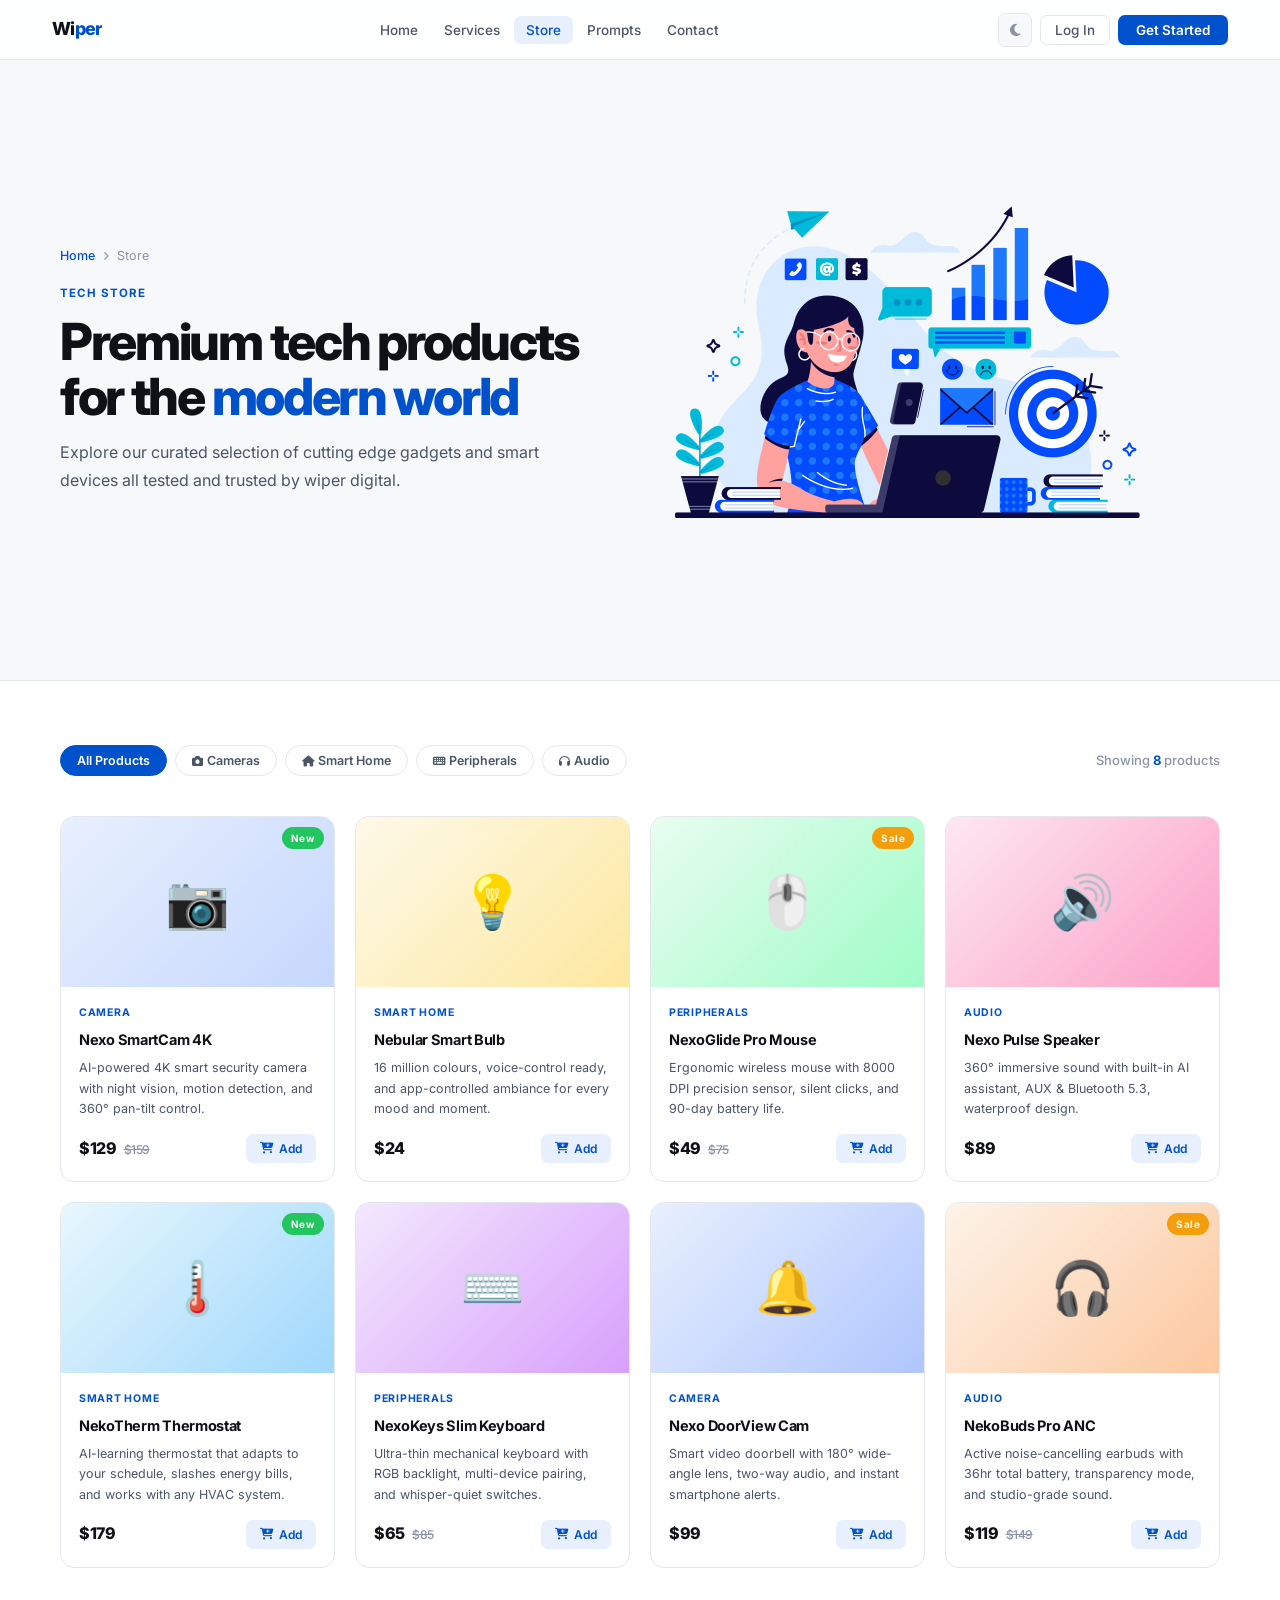
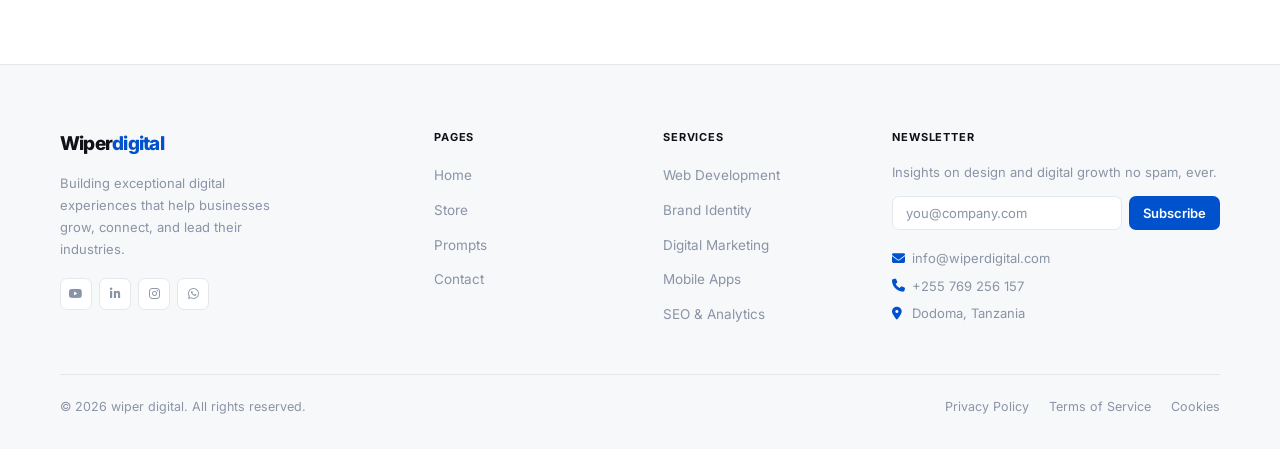
<file: store.html>
<!DOCTYPE html>
<html lang="en" data-theme="light">
<head>
<meta charset="UTF-8">
<meta name="viewport" content="width=device-width, initial-scale=1.0">
<title>Store wiper digital</title>
<link href="https://fonts.googleapis.com/css2?family=Inter:wght@300;400;500;600;700;800&display=swap" rel="stylesheet">
<link rel="stylesheet" href="https://cdnjs.cloudflare.com/ajax/libs/font-awesome/6.5.0/css/all.min.css">
<style>
:root{--bg:#ffffff;--bg-2:#f7f8fa;--bg-3:#edf0f4;--surface:#ffffff;--border:#e4e7ec;--text:#0f1117;--text-2:#4a5568;--text-3:#8a94a6;--accent:#0052cc;--accent-h:#0041a8;--accent-lt:#e8f0fe;--shadow-sm:0 1px 3px rgba(0,0,0,0.07),0 4px 12px rgba(0,0,0,0.04);--shadow-md:0 4px 24px rgba(0,0,0,0.09);--radius:10px;--radius-lg:14px;}
[data-theme="dark"]{--bg:#0c0d10;--bg-2:#13151a;--bg-3:#1c1f28;--surface:#161820;--border:#252830;--text:#eef0f4;--text-2:#9aa3b2;--text-3:#5a6272;--accent:#4d8eff;--accent-h:#6ba0ff;--accent-lt:rgba(77,142,255,0.1);--shadow-sm:0 1px 3px rgba(0,0,0,0.3);--shadow-md:0 4px 24px rgba(0,0,0,0.3);}
*,*::before,*::after{margin:0;padding:0;box-sizing:border-box;}html{scroll-behavior:smooth;}
body{font-family:'Inter',sans-serif;background:var(--bg);color:var(--text);line-height:1.6;transition:background .3s,color .3s;overflow-x:hidden;}
a{text-decoration:none;color:inherit;}ul{list-style:none;}
::-webkit-scrollbar{width:5px;}::-webkit-scrollbar-track{background:var(--bg-2);}::-webkit-scrollbar-thumb{background:var(--border);border-radius:10px;}
.navbar{position:fixed;top:0;left:0;right:0;z-index:1000;height:60px;display:flex;align-items:center;justify-content:space-between;padding:0 52px;background:rgba(255,255,255,0.88);backdrop-filter:blur(18px);-webkit-backdrop-filter:blur(18px);border-bottom:1px solid var(--border);transition:background .3s,border-color .3s;}
[data-theme="dark"] .navbar{background:rgba(12,13,16,0.88);}
.logo{font-size:18px;font-weight:800;letter-spacing:-.04em;color:var(--text);}.logo em{font-style:normal;color:var(--accent);}
.nav-links{display:flex;gap:2px;}
.nav-links a{font-size:13.5px;font-weight:500;color:var(--text-2);padding:6px 12px;border-radius:7px;transition:color .2s,background .2s;}
.nav-links a:hover,.nav-links a.active{color:var(--accent);background:var(--accent-lt);}
.nav-actions{display:flex;gap:8px;align-items:center;}
.btn-ghost{font-size:13.5px;font-weight:500;color:var(--text-2);padding:6px 14px;border-radius:7px;border:1px solid var(--border);background:transparent;cursor:pointer;transition:all .2s;font-family:'Inter',sans-serif;}
.btn-ghost:hover{color:var(--text);border-color:var(--text-3);}
.btn-solid{font-size:13.5px;font-weight:600;color:#fff;padding:7px 18px;border-radius:7px;background:var(--accent);border:none;cursor:pointer;transition:background .2s;font-family:'Inter',sans-serif;}
.btn-solid:hover{background:var(--accent-h);}
.theme-btn{width:34px;height:34px;border-radius:7px;border:1px solid var(--border);background:var(--bg-2);color:var(--text-3);display:flex;align-items:center;justify-content:center;cursor:pointer;font-size:14px;transition:all .2s;}
.theme-btn:hover{color:var(--accent);border-color:var(--accent);background:var(--accent-lt);}
.hamburger{display:none;background:none;border:none;font-size:20px;color:var(--text);cursor:pointer;padding:7px;border-radius:7px;}
.hamburger:hover{background:var(--bg-2);}
.mob-overlay{display:none;position:fixed;inset:0;background:rgba(0,0,0,0.4);backdrop-filter:blur(4px);z-index:1998;}
.mob-overlay.on{display:block;}
.mob-menu{position:fixed;top:0;right:-100%;width:272px;height:100%;background:var(--surface);border-left:1px solid var(--border);padding:22px 20px;z-index:1999;transition:right .35s cubic-bezier(.77,0,.175,1);}
.mob-menu.on{right:0;}
.mob-head{display:flex;justify-content:space-between;align-items:center;margin-bottom:28px;}
.mob-close{background:none;border:none;font-size:18px;color:var(--text-3);cursor:pointer;}
.mob-menu nav a{display:block;padding:11px 0;font-size:14.5px;font-weight:500;color:var(--text-2);border-bottom:1px solid var(--border);transition:color .2s,padding-left .2s;}
.mob-menu nav a:hover{color:var(--accent);padding-left:6px;}
.mob-auth{margin-top:22px;display:flex;flex-direction:column;gap:10px;}
.mob-auth .btn-ghost,.mob-auth .btn-solid{width:100%;text-align:center;padding:11px;}
/* PAGE HERO */
.page-hero{padding:120px 52px 60px;background:var(--bg-2);border-bottom:1px solid var(--border);}
.page-hero .wrap{max-width:1160px;margin:0 auto;}
.eyebrow{font-size:11.5px;font-weight:700;letter-spacing:.09em;text-transform:uppercase;color:var(--accent);margin-bottom:12px;}
.page-hero h1{font-size:clamp(32px,4vw,52px);font-weight:800;letter-spacing:-.045em;line-height:1.08;margin-bottom:14px;}
.page-hero h1 span{color:var(--accent);}
.page-hero p{font-size:16px;color:var(--text-2);line-height:1.75;max-width:520px;}
.breadcrumb{display:flex;align-items:center;gap:8px;font-size:12.5px;color:var(--text-3);margin-bottom:18px;}
.breadcrumb a{color:var(--accent);font-weight:500;}
.breadcrumb i{font-size:9px;}
/* STORE */
.wrap{max-width:1160px;margin:0 auto;}
.store-section{padding:64px 52px 96px;background:var(--bg);}
.store-controls{display:flex;align-items:center;justify-content:space-between;gap:16px;flex-wrap:wrap;margin-bottom:40px;}
.store-filter{display:flex;gap:8px;flex-wrap:wrap;}
.filter-btn{font-size:12.5px;font-weight:600;padding:7px 16px;border-radius:50px;border:1.5px solid var(--border);background:var(--surface);color:var(--text-2);cursor:pointer;font-family:'Inter',sans-serif;transition:all .2s;}
.filter-btn:hover,.filter-btn.active{background:var(--accent);color:#fff;border-color:var(--accent);}
.store-count{font-size:13px;color:var(--text-3);font-weight:500;}
.store-count span{color:var(--accent);font-weight:700;}
.store-grid{display:grid;grid-template-columns:repeat(4,1fr);gap:20px;}
.prod-card{background:var(--surface);border:1px solid var(--border);border-radius:var(--radius-lg);overflow:hidden;transition:box-shadow .25s,border-color .25s,transform .25s;display:flex;flex-direction:column;}
.prod-card:hover{transform:translateY(-4px);box-shadow:var(--shadow-md);border-color:var(--accent);}
.prod-img{height:170px;display:flex;align-items:center;justify-content:center;font-size:52px;position:relative;}
.prod-badge{position:absolute;top:10px;right:10px;font-size:10px;font-weight:700;background:var(--accent);color:#fff;padding:3px 9px;border-radius:50px;letter-spacing:.04em;}
.prod-badge.new{background:#22c55e;}.prod-badge.sale{background:#f59e0b;}
.prod-body{padding:18px;flex:1;display:flex;flex-direction:column;}
.prod-cat{font-size:10.5px;font-weight:700;letter-spacing:.07em;text-transform:uppercase;color:var(--accent);margin-bottom:6px;}
.prod-body h3{font-size:14.5px;font-weight:700;letter-spacing:-.02em;margin-bottom:7px;}
.prod-body p{font-size:12.5px;color:var(--text-2);line-height:1.65;flex:1;margin-bottom:14px;}
.prod-foot{display:flex;align-items:center;justify-content:space-between;}
.prod-price{font-size:16px;font-weight:800;letter-spacing:-.03em;}
.prod-price span{font-size:12px;font-weight:500;color:var(--text-3);text-decoration:line-through;margin-left:5px;}
.btn-cart{font-size:12px;font-weight:600;padding:7px 14px;border-radius:7px;background:var(--accent-lt);color:var(--accent);border:none;cursor:pointer;font-family:'Inter',sans-serif;transition:all .2s;display:inline-flex;align-items:center;gap:5px;}
.btn-cart:hover{background:var(--accent);color:#fff;}
/* FOOTER */
footer{background:var(--bg-2);border-top:1px solid var(--border);padding:64px 52px 32px;}
.footer-grid{max-width:1160px;margin:0 auto;display:grid;grid-template-columns:1.8fr 1fr 1fr 1.5fr;gap:48px;padding-bottom:48px;border-bottom:1px solid var(--border);}
.footer-brand .logo{font-size:19px;margin-bottom:13px;}
.footer-brand p{font-size:13px;color:var(--text-3);line-height:1.7;max-width:230px;margin-bottom:18px;}
.socials{display:flex;gap:7px;}
.soc-btn{width:32px;height:32px;border-radius:7px;border:1px solid var(--border);background:var(--bg);color:var(--text-3);font-size:12px;display:flex;align-items:center;justify-content:center;cursor:pointer;transition:all .2s;}
.soc-btn:hover{color:var(--accent);border-color:var(--accent);background:var(--accent-lt);}
.f-col h4{font-size:11px;font-weight:700;letter-spacing:.08em;text-transform:uppercase;color:var(--text);margin-bottom:16px;}
.f-col ul{display:flex;flex-direction:column;gap:9px;}.f-col a{font-size:13.5px;color:var(--text-3);transition:color .2s;}.f-col a:hover{color:var(--accent);}
.nl-row{display:flex;gap:7px;margin-top:4px;}.nl-row input{flex:1;padding:8px 13px;background:var(--bg);border:1px solid var(--border);border-radius:7px;font-family:'Inter',sans-serif;font-size:13px;color:var(--text);outline:none;transition:border-color .2s;}.nl-row input::placeholder{color:var(--text-3);}.nl-row input:focus{border-color:var(--accent);}
.nl-row button{padding:8px 14px;background:var(--accent);color:#fff;border:none;border-radius:7px;font-family:'Inter',sans-serif;font-size:13px;font-weight:600;cursor:pointer;transition:background .2s;white-space:nowrap;}.nl-row button:hover{background:var(--accent-h);}
.f-contact{margin-top:18px;display:flex;flex-direction:column;gap:7px;}.f-contact span{font-size:13px;color:var(--text-3);display:flex;align-items:center;gap:8px;}.f-contact i{color:var(--accent);width:12px;}
.footer-bot{max-width:1160px;margin:22px auto 0;display:flex;justify-content:space-between;align-items:center;flex-wrap:wrap;gap:12px;}.footer-bot p{font-size:12.5px;color:var(--text-3);}.f-legal{display:flex;gap:20px;}.f-legal a{font-size:12.5px;color:var(--text-3);transition:color .2s;}.f-legal a:hover{color:var(--accent);}
.back-top{position:fixed;bottom:26px;right:26px;width:38px;height:38px;border-radius:9px;background:var(--accent);color:#fff;display:flex;align-items:center;justify-content:center;font-size:13px;cursor:pointer;z-index:500;border:none;opacity:0;transform:translateY(10px);transition:all .3s;box-shadow:0 4px 12px rgba(0,82,204,.28);}.back-top.on{opacity:1;transform:translateY(0);}.back-top:hover{background:var(--accent-h);}
.rev{opacity:0;transform:translateY(26px);transition:opacity .6s ease,transform .6s ease;}.rev.in{opacity:1;transform:translateY(0);}
@media(max-width:1040px){.store-grid{grid-template-columns:repeat(2,1fr);}.footer-grid{grid-template-columns:1fr 1fr;}}
@media(max-width:760px){.navbar{padding:0 18px;}.nav-links,.nav-actions .btn-ghost,.nav-actions .btn-solid{display:none;}.hamburger{display:block;}.page-hero{padding:100px 18px 48px;}.store-section{padding:48px 18px 80px;}footer{padding:56px 18px 28px;}.footer-grid{grid-template-columns:1fr;gap:32px;}.footer-bot{flex-direction:column;text-align:center;}}
@media(max-width:480px){.store-grid{grid-template-columns:1fr;}}

.hero-img {
  width: 60%;
  max-width: 500px;
  height: auto;
  display: block;
}

.hero-content {
  display: flex;
  align-items: center;
  justify-content: space-between;
  gap: 30px;
}

.hero-text {
  flex: 1;
}

.hero-visual {
  flex: 1;
  text-align: right;
}

.hero-img {
  width: 100%;
  max-width: 500px;
  height: auto;
}
</style>
</head>

<body>
<button class="back-top" id="btt" onclick="window.scrollTo({top:0,behavior:'smooth'})"><i class="fas fa-arrow-up"></i></button>
<div class="mob-overlay" id="mobOv" onclick="closeMenu()"></div>
<div class="mob-menu" id="mobM">
  <div class="mob-head"><div class="logo">Wi<em>per</em></div><button class="mob-close" onclick="closeMenu()"><i class="fas fa-times"></i></button></div>
  <nav>
    <a href="index.html" onclick="closeMenu()">Home</a>
    <a href="services.html" onclick="closeMenu()">Services</a>
    <a href="store.html" onclick="closeMenu()">Store</a>
    <a href="prompts.html" onclick="closeMenu()">Prompts</a>
    <a href="contact.html" onclick="closeMenu()">Contact</a>
  </nav>
  <div class="mob-auth"><button class="btn-ghost">Log In</button><button class="btn-solid">Get Started</button></div>
</div>

<nav class="navbar" id="top">
  <div class="logo">Wi<em>per</em></div>
  <ul class="nav-links">
    <li><a href="index.html">Home</a></li>
    <li><a href="services.html">Services</a></li>
    <li><a href="store.html" class="active">Store</a></li>
    <li><a href="prompts.html">Prompts</a></li>
    <li><a href="contact.html">Contact</a></li>
  </ul>
  <div class="nav-actions">
    <button class="theme-btn" id="tBtn"><i class="fas fa-moon" id="tIco"></i></button>
    <button class="btn-ghost">Log In</button>
    <button class="btn-solid">Get Started</button>
    <button class="hamburger" onclick="openMenu()"><i class="fas fa-bars"></i></button>
  </div>
</nav>

<div class="page-hero">
  <div class="wrap">

    <div class="hero-content">

      <!-- LEFT: TEXT -->
      <div class="hero-text">
        <div class="breadcrumb">
          <a href="index.html">Home</a>
          <i class="fas fa-chevron-right"></i>
          <span>Store</span>
        </div>

        <div class="eyebrow">Tech Store</div>

        <h1>
          Premium tech products<br>
          for the <span>modern world</span>
        </h1>

        <p>
          Explore our curated selection of cutting edge gadgets and smart devices all tested and trusted by wiper digital.
        </p>
      </div>

      <!-- RIGHT: IMAGE -->
      <div class="hero-visual">
        <img src="PHOTO/hero03.png" alt="Hero Image" class="hero-img">
      </div>

    </div>

  </div>
</div>

<div class="store-section">
  <div class="wrap">
    <div class="store-controls">
      <div class="store-filter">
        <button class="filter-btn active" onclick="filterStore('all',this)">All Products</button>
        <button class="filter-btn" onclick="filterStore('camera',this)"><i class="fas fa-camera" style="font-size:11px;margin-right:4px;"></i>Cameras</button>
        <button class="filter-btn" onclick="filterStore('smart-home',this)"><i class="fas fa-home" style="font-size:11px;margin-right:4px;"></i>Smart Home</button>
        <button class="filter-btn" onclick="filterStore('peripherals',this)"><i class="fas fa-keyboard" style="font-size:11px;margin-right:4px;"></i>Peripherals</button>
        <button class="filter-btn" onclick="filterStore('audio',this)"><i class="fas fa-headphones" style="font-size:11px;margin-right:4px;"></i>Audio</button>
      </div>
      <div class="store-count">Showing <span id="visCount">8</span> products</div>
    </div>

    <div class="store-grid">
      <div class="prod-card rev" data-cat="camera">
        <div class="prod-img" style="background:linear-gradient(135deg,#e8f0fe,#c7d8fd);">📷<span class="prod-badge new">New</span></div>
        <div class="prod-body"><div class="prod-cat">Camera</div><h3>Nexo SmartCam 4K</h3><p>AI-powered 4K smart security camera with night vision, motion detection, and 360° pan-tilt control.</p><div class="prod-foot"><div class="prod-price">$129 <span>$159</span></div><button class="btn-cart"><i class="fas fa-cart-plus"></i> Add</button></div></div>
      </div>
      <div class="prod-card rev" data-cat="smart-home" style="transition-delay:.07s">
        <div class="prod-img" style="background:linear-gradient(135deg,#fef9e8,#fde8a0);">💡</div>
        <div class="prod-body"><div class="prod-cat">Smart Home</div><h3>Nebular Smart Bulb</h3><p>16 million colours, voice-control ready, and app-controlled ambiance for every mood and moment.</p><div class="prod-foot"><div class="prod-price">$24</div><button class="btn-cart"><i class="fas fa-cart-plus"></i> Add</button></div></div>
      </div>
      <div class="prod-card rev" data-cat="peripherals" style="transition-delay:.14s">
        <div class="prod-img" style="background:linear-gradient(135deg,#e8fdf0,#a0fcc8);">🖱️<span class="prod-badge sale">Sale</span></div>
        <div class="prod-body"><div class="prod-cat">Peripherals</div><h3>NexoGlide Pro Mouse</h3><p>Ergonomic wireless mouse with 8000 DPI precision sensor, silent clicks, and 90-day battery life.</p><div class="prod-foot"><div class="prod-price">$49 <span>$75</span></div><button class="btn-cart"><i class="fas fa-cart-plus"></i> Add</button></div></div>
      </div>
      <div class="prod-card rev" data-cat="audio" style="transition-delay:.21s">
        <div class="prod-img" style="background:linear-gradient(135deg,#fde8f0,#fca0c8);">🔊</div>
        <div class="prod-body"><div class="prod-cat">Audio</div><h3>Nexo Pulse Speaker</h3><p>360° immersive sound with built-in AI assistant, AUX & Bluetooth 5.3, waterproof design.</p><div class="prod-foot"><div class="prod-price">$89</div><button class="btn-cart"><i class="fas fa-cart-plus"></i> Add</button></div></div>
      </div>
      <div class="prod-card rev" data-cat="smart-home" style="transition-delay:.07s">
        <div class="prod-img" style="background:linear-gradient(135deg,#e8f7fd,#a0d8fc);">🌡️<span class="prod-badge new">New</span></div>
        <div class="prod-body"><div class="prod-cat">Smart Home</div><h3>NekoTherm Thermostat</h3><p>AI-learning thermostat that adapts to your schedule, slashes energy bills, and works with any HVAC system.</p><div class="prod-foot"><div class="prod-price">$179</div><button class="btn-cart"><i class="fas fa-cart-plus"></i> Add</button></div></div>
      </div>
      <div class="prod-card rev" data-cat="peripherals" style="transition-delay:.14s">
        <div class="prod-img" style="background:linear-gradient(135deg,#f3e8fd,#d8a0fc);">⌨️</div>
        <div class="prod-body"><div class="prod-cat">Peripherals</div><h3>NexoKeys Slim Keyboard</h3><p>Ultra-thin mechanical keyboard with RGB backlight, multi-device pairing, and whisper-quiet switches.</p><div class="prod-foot"><div class="prod-price">$65 <span>$85</span></div><button class="btn-cart"><i class="fas fa-cart-plus"></i> Add</button></div></div>
      </div>
      <div class="prod-card rev" data-cat="camera" style="transition-delay:.07s">
        <div class="prod-img" style="background:linear-gradient(135deg,#e8f0fe,#b0c6fd);">🔔</div>
        <div class="prod-body"><div class="prod-cat">Camera</div><h3>Nexo DoorView Cam</h3><p>Smart video doorbell with 180° wide-angle lens, two-way audio, and instant smartphone alerts.</p><div class="prod-foot"><div class="prod-price">$99</div><button class="btn-cart"><i class="fas fa-cart-plus"></i> Add</button></div></div>
      </div>
      <div class="prod-card rev" data-cat="audio" style="transition-delay:.14s">
        <div class="prod-img" style="background:linear-gradient(135deg,#fdf3e8,#fcc8a0);">🎧<span class="prod-badge sale">Sale</span></div>
        <div class="prod-body"><div class="prod-cat">Audio</div><h3>NekoBuds Pro ANC</h3><p>Active noise-cancelling earbuds with 36hr total battery, transparency mode, and studio-grade sound.</p><div class="prod-foot"><div class="prod-price">$119 <span>$149</span></div><button class="btn-cart"><i class="fas fa-cart-plus"></i> Add</button></div></div>
      </div>
    </div>
  </div>
</div>

<footer id="footer">
  <div class="footer-grid">
    <div class="footer-brand"><div class="logo">Wiper<em>digital</em></div><p>Building exceptional digital experiences that help businesses grow, connect, and lead their industries.</p><div class="socials"><a href="#" class="soc-btn"><i class="fab fa-youtube"></i></a><a href="#" class="soc-btn"><i class="fab fa-linkedin-in"></i></a><a href="#" class="soc-btn"><i class="fab fa-instagram"></i></a><a href="#" class="soc-btn"><i class="fab fa-whatsapp"></i></a></div></div>
    <div class="f-col"><h4>Pages</h4><ul><li><a href="index.html">Home</a></li><li><a href="store.html">Store</a></li><li><a href="prompts.html">Prompts</a></li><li><a href="contact.html">Contact</a></li></ul></div>
    <div class="f-col"><h4>Services</h4><ul><li><a href="web-development.html">Web Development</a></li><li><a href="brand-identity.html">Brand Identity</a></li><li><a href="digital-marketing.html">Digital Marketing</a></li><li><a href="mobile-application.html">Mobile Apps</a></li><li><a href="seo-analytics.html">SEO & Analytics</a></li></ul></div>
    <div class="f-col"><h4>Newsletter</h4><p style="font-size:13px;color:var(--text-3);line-height:1.65;margin-bottom:12px;">Insights on design and digital growth no spam, ever.</p><div class="nl-row"><input type="email" placeholder="you@company.com"><button>Subscribe</button></div><div class="f-contact"><span><i class="fas fa-envelope"></i>info@wiperdigital.com</span><span><i class="fas fa-phone"></i>+255 769 256 157</span><span><i class="fas fa-map-marker-alt"></i>Dodoma, Tanzania</span></div></div>
  </div>
  <div class="footer-bot"><p>© 2026 wiper digital. All rights reserved.</p><div class="f-legal"><a href="#">Privacy Policy</a><a href="#">Terms of Service</a><a href="#">Cookies</a></div></div>
</footer>

<script>
const html=document.documentElement,tBtn=document.getElementById('tBtn'),tIco=document.getElementById('tIco');
tBtn.addEventListener('click',()=>{const dark=html.getAttribute('data-theme')==='dark';html.setAttribute('data-theme',dark?'light':'dark');tIco.className=dark?'fas fa-moon':'fas fa-sun';});
function openMenu(){document.getElementById('mobM').classList.add('on');document.getElementById('mobOv').classList.add('on');}
function closeMenu(){document.getElementById('mobM').classList.remove('on');document.getElementById('mobOv').classList.remove('on');}
window.addEventListener('scroll',()=>document.getElementById('btt').classList.toggle('on',scrollY>400));
const io=new IntersectionObserver(e=>e.forEach(x=>{if(x.isIntersecting){x.target.classList.add('in');io.unobserve(x.target);}}),{threshold:.12});
document.querySelectorAll('.rev').forEach(el=>io.observe(el));
function filterStore(cat,btn){
  document.querySelectorAll('.filter-btn').forEach(b=>b.classList.remove('active'));
  btn.classList.add('active');
  const cards=document.querySelectorAll('.prod-card');
  let count=0;
  cards.forEach(c=>{const show=cat==='all'||c.dataset.cat===cat;c.style.display=show?'flex':'none';if(show)count++;});
  document.getElementById('visCount').textContent=count;
}
document.querySelectorAll('.btn-cart').forEach(btn=>{
  btn.addEventListener('click',function(){this.innerHTML='<i class="fas fa-check"></i> Added!';this.style.background='#22c55e';this.style.color='#fff';
  setTimeout(()=>{this.innerHTML='<i class="fas fa-cart-plus"></i> Add';this.style.background='';this.style.color='';},1800);});
});
</script>
</body>
</html>
</file>
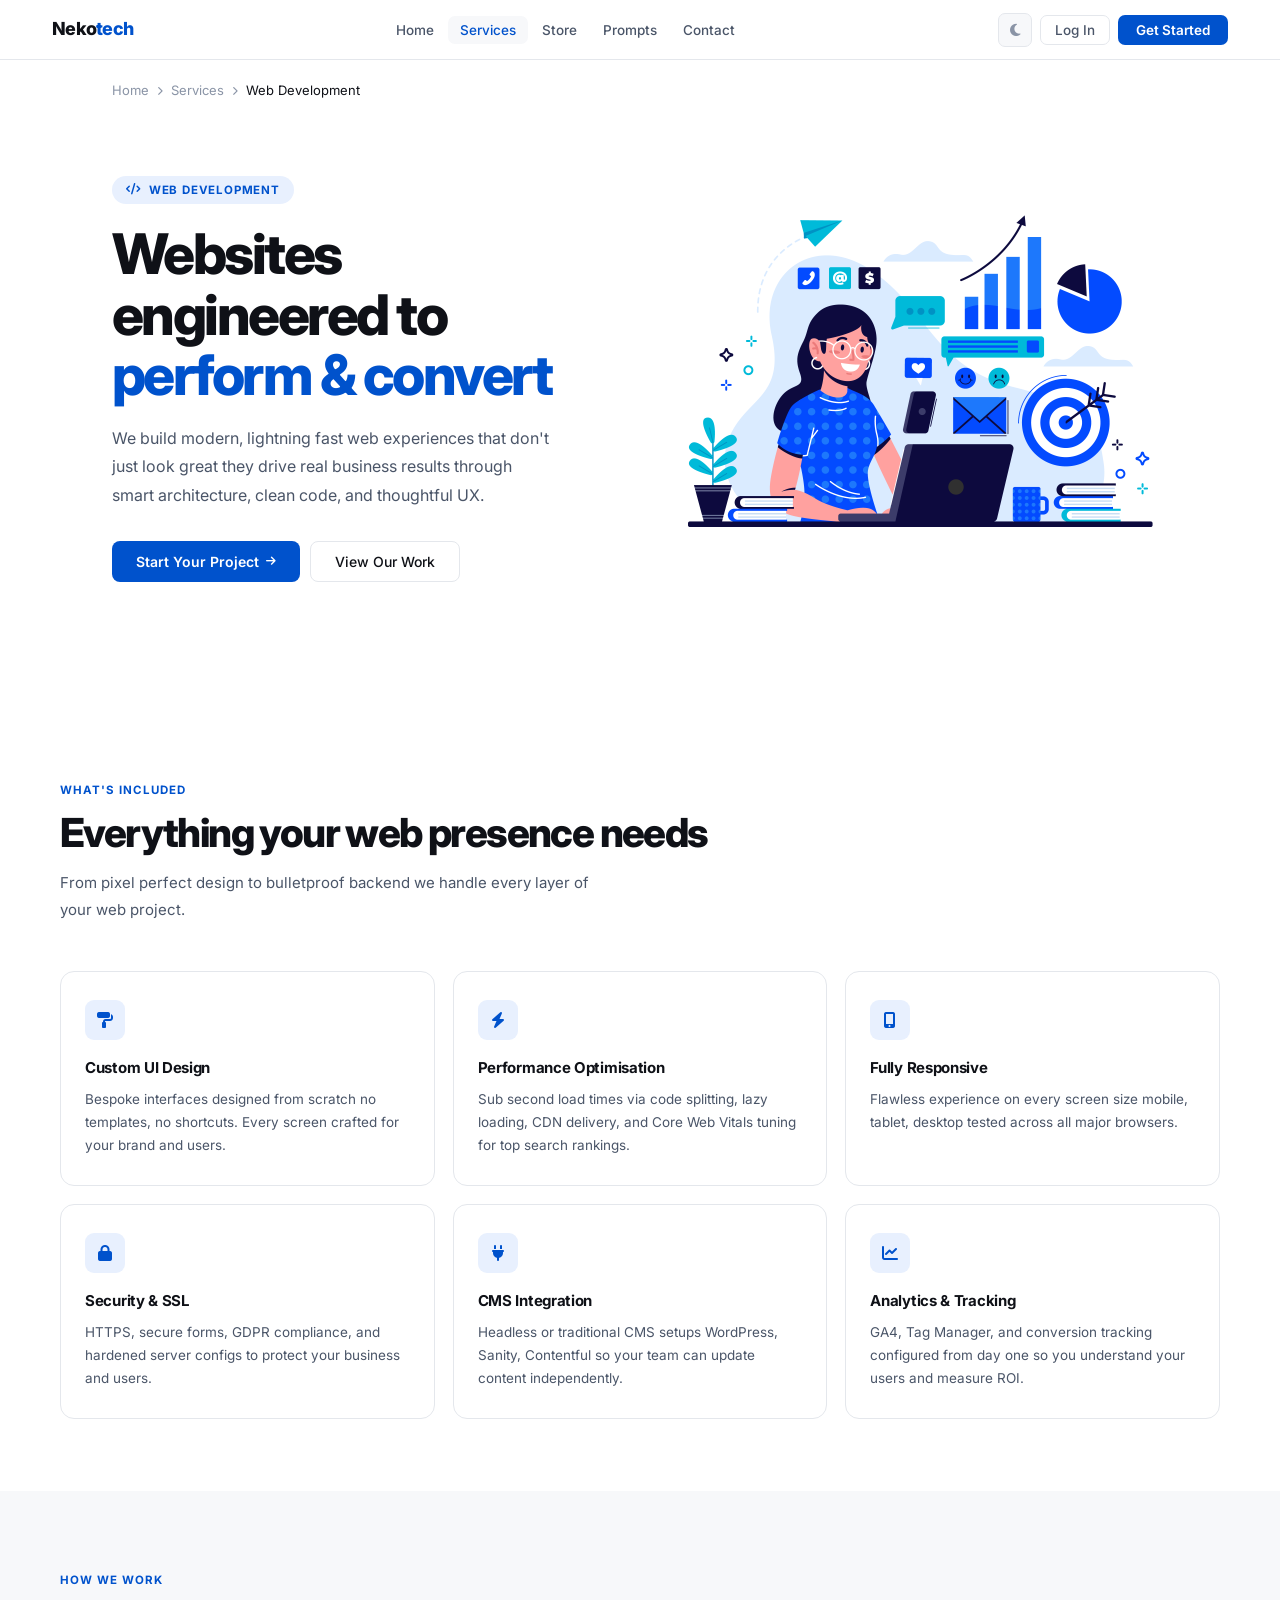
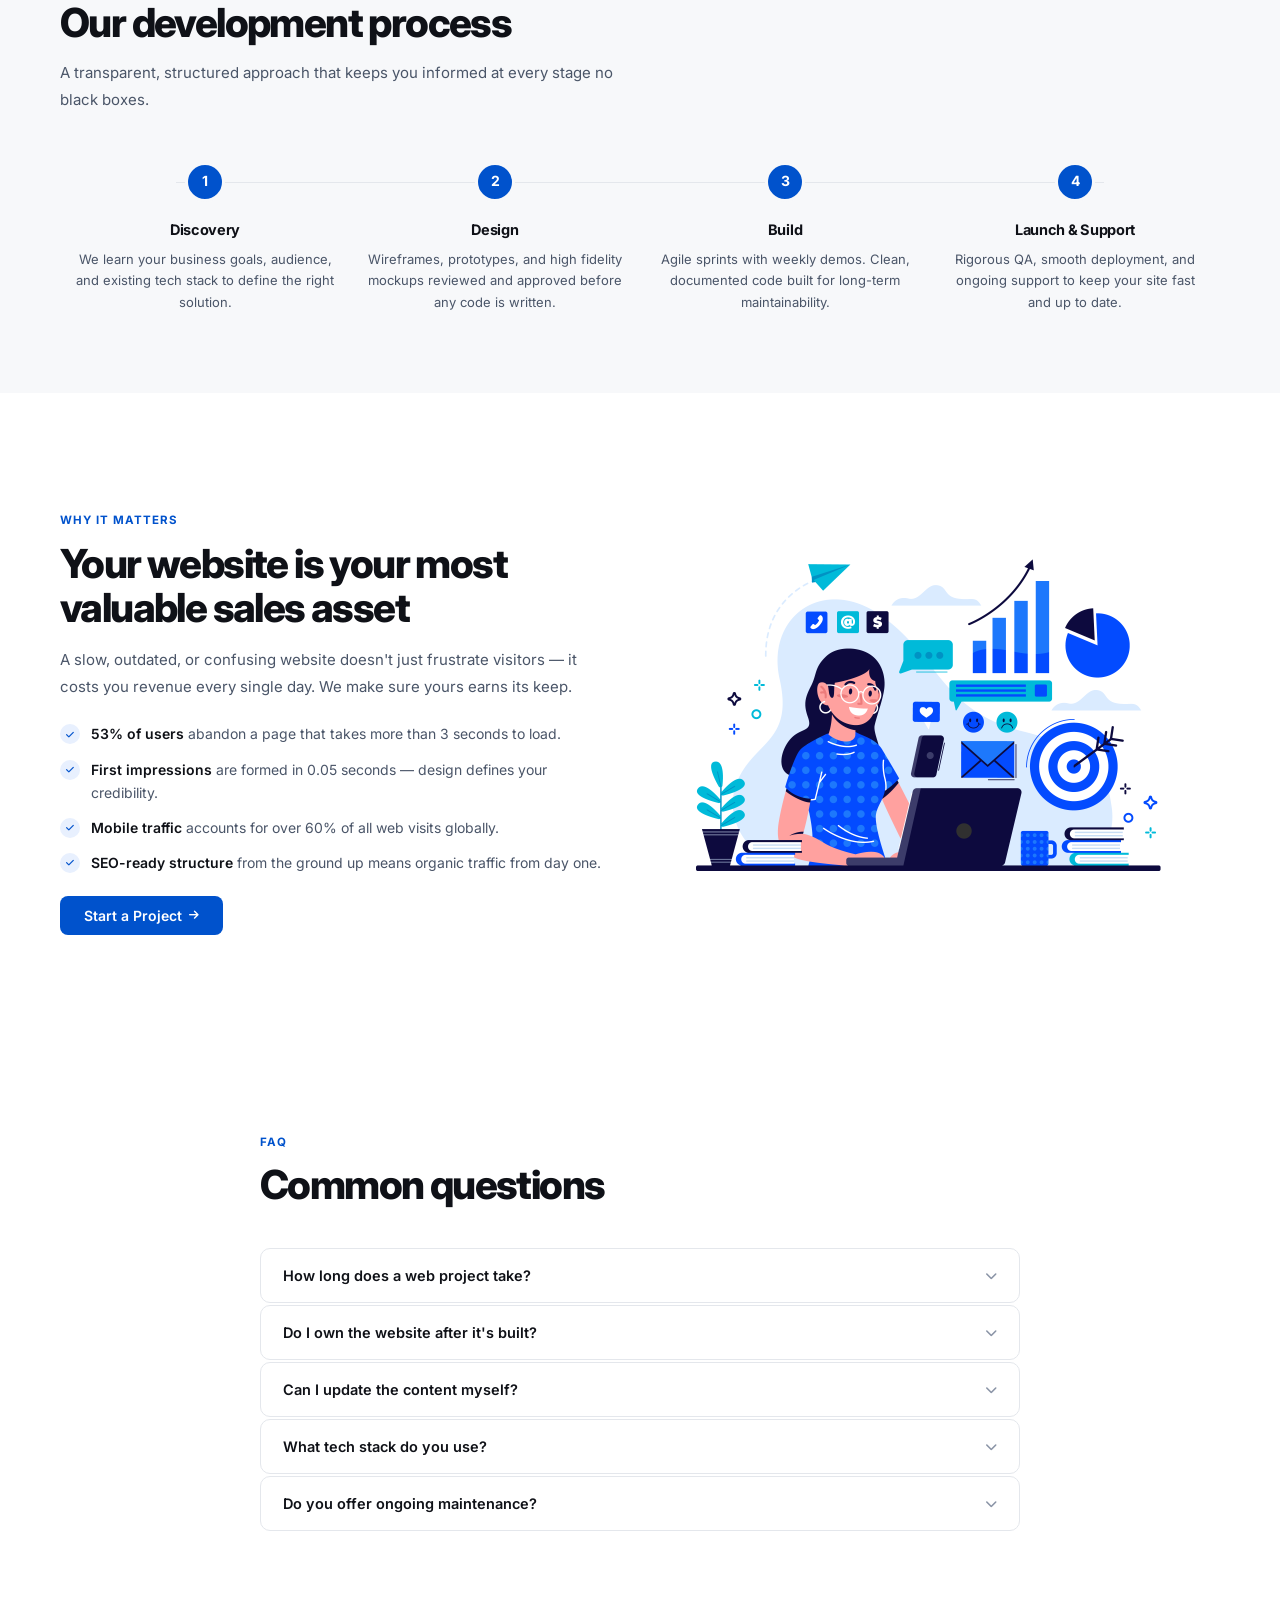
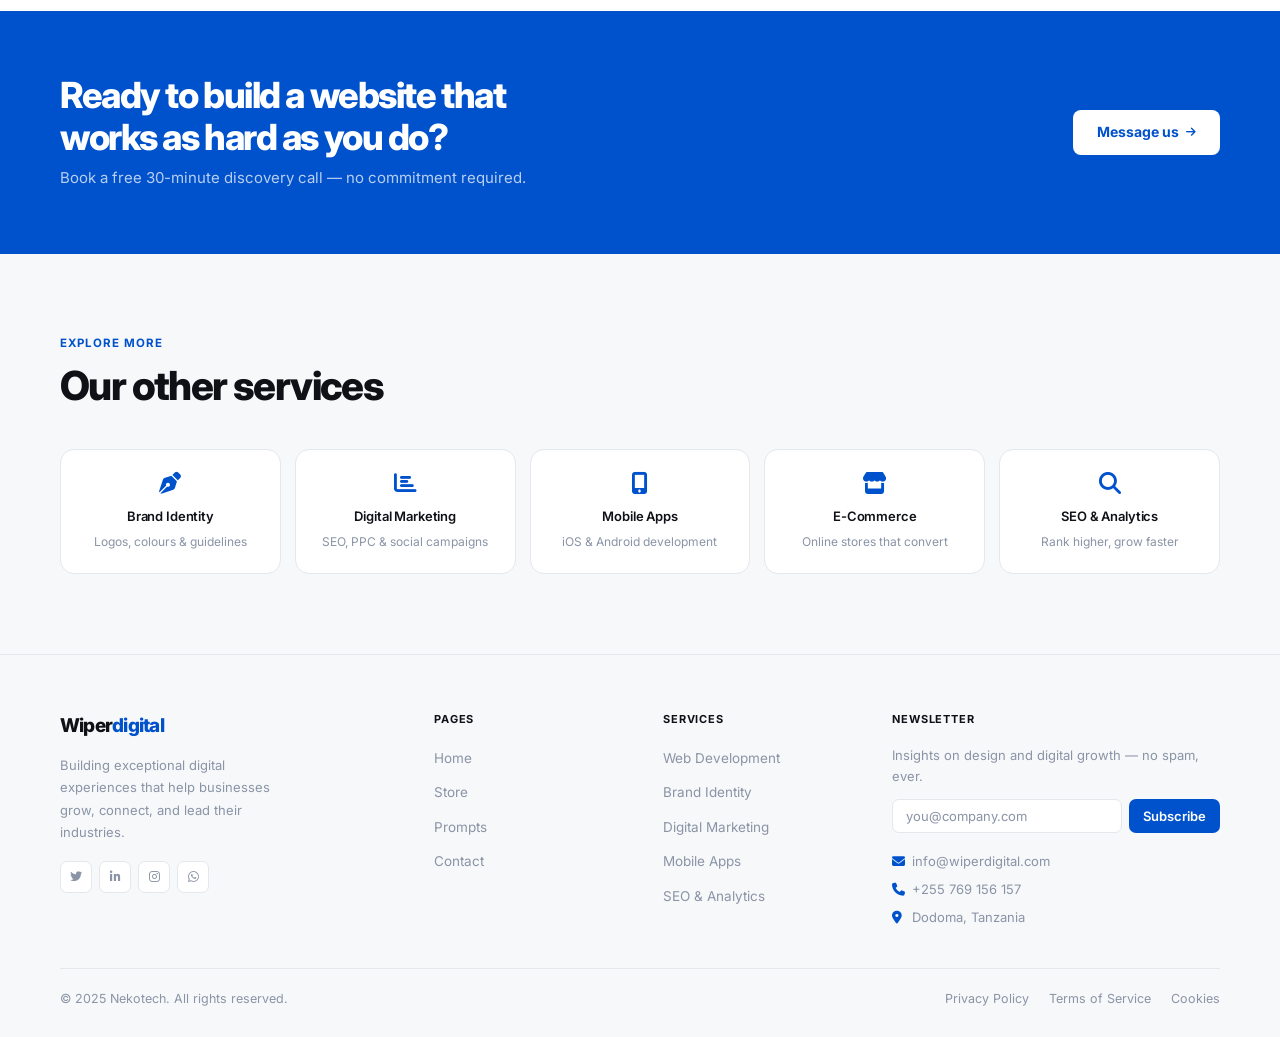
<file: web-development.html>
<!DOCTYPE html>
<html lang="en" data-theme="light">
<head>
<meta charset="UTF-8"><meta name="viewport" content="width=device-width, initial-scale=1.0">
<title>Web Development wiper digital</title>
<link href="https://fonts.googleapis.com/css2?family=Inter:wght@300;400;500;600;700;800&display=swap" rel="stylesheet">
<link rel="stylesheet" href="https://cdnjs.cloudflare.com/ajax/libs/font-awesome/6.5.0/css/all.min.css">
<link rel="stylesheet" href="shared.css">
</head>
<body>
<button class="back-top" id="btt" onclick="window.scrollTo({top:0,behavior:'smooth'})"><i class="fas fa-arrow-up"></i></button>
<div class="mob-overlay" id="mobOv" onclick="closeMenu()"></div>
<div class="mob-menu" id="mobM">
  <div class="mob-head"><div class="logo">Wi<em>per</em></div><button class="mob-close" onclick="closeMenu()"><i class="fas fa-times"></i></button></div>
  <nav>
    <a href="index.html" onclick="closeMenu()">Home</a>
    <a href="store.html" onclick="closeMenu()">Store</a>
    <a href="prompts.html" onclick="closeMenu()">Prompts</a>
    <a href="contact.html" onclick="closeMenu()">Contact</a>
  </nav>
  <div class="mob-auth"><button class="btn-ghost">Log In</button><button class="btn-solid">Get Started</button></div>
</div>

<nav class="navbar" id="top">
  <div class="logo">Neko<em>tech</em></div>
  <ul class="nav-links">
    <li><a href="index.html">Home</a></li>
    <li><a href="services.html " class="active">Services</a></li>
    <li><a href="store.html">Store</a></li>
    <li><a href="prompts.html">Prompts</a></li>
    <li><a href="contact.html">Contact</a></li>
  </ul>
  <div class="nav-actions">
    <button class="theme-btn" id="tBtn"><i class="fas fa-moon" id="tIco"></i></button>
    <button class="btn-ghost">Log In</button>
    <button class="btn-solid">Get Started</button>
    <button class="hamburger" onclick="openMenu()"><i class="fas fa-bars"></i></button>
  </div>
</nav>

<!-- BREADCRUMB -->
<div class="breadcrumb"><a href="index.html">Home</a><i class="fas fa-chevron-right"></i><a href="index.html#services">Services</a><i class="fas fa-chevron-right"></i><span style="color:var(--text)">Web Development</span></div>

<!-- HERO -->
<div style="max-width:1160px;margin:0 auto;">
<div class="svc-hero">
  <div class="svc-hero-text">
    <div class="svc-badge"><i class="fas fa-code"></i> Web Development</div>
    <h1>Websites engineered to <span>perform & convert</span></h1>
    <p>We build modern, lightning fast web experiences that don't just look great they drive real business results through smart architecture, clean code, and thoughtful UX.</p>
    <div class="hero-btns">
      <button class="btn-primary">Start Your Project <i class="fas fa-arrow-right"></i></button>
      <button class="btn-outline">View Our Work</button>
    </div>
  </div>
     <div class="hero-visual">
  <img src="PHOTO/hero03.png" alt="Hero Image" class="hero-img">
</div>
</div>
</div>

<!-- FEATURES -->
<section style="background:var(--bg);padding:72px 52px;">
<div class="wrap">
  <div class="eyebrow rev">What's Included</div>
  <h2 class="sec-h rev">Everything your web presence needs</h2>
  <p class="sec-p rev">From pixel perfect design to bulletproof backend we handle every layer of your web project.</p>
  <div class="feat-grid">
    <div class="feat-card rev"><div class="feat-icon"><i class="fas fa-paint-roller"></i></div><h3>Custom UI Design</h3><p>Bespoke interfaces designed from scratch no templates, no shortcuts. Every screen crafted for your brand and users.</p></div>
    <div class="feat-card rev" style="transition-delay:.06s"><div class="feat-icon"><i class="fas fa-bolt"></i></div><h3>Performance Optimisation</h3><p>Sub second load times via code splitting, lazy loading, CDN delivery, and Core Web Vitals tuning for top search rankings.</p></div>
    <div class="feat-card rev" style="transition-delay:.12s"><div class="feat-icon"><i class="fas fa-mobile-alt"></i></div><h3>Fully Responsive</h3><p>Flawless experience on every screen size mobile, tablet, desktop tested across all major browsers.</p></div>
    <div class="feat-card rev" style="transition-delay:.06s"><div class="feat-icon"><i class="fas fa-lock"></i></div><h3>Security & SSL</h3><p>HTTPS, secure forms, GDPR compliance, and hardened server configs to protect your business and users.</p></div>
    <div class="feat-card rev" style="transition-delay:.12s"><div class="feat-icon"><i class="fas fa-plug"></i></div><h3>CMS Integration</h3><p>Headless or traditional CMS setups WordPress, Sanity, Contentful so your team can update content independently.</p></div>
    <div class="feat-card rev" style="transition-delay:.18s"><div class="feat-icon"><i class="fas fa-chart-line"></i></div><h3>Analytics & Tracking</h3><p>GA4, Tag Manager, and conversion tracking configured from day one so you understand your users and measure ROI.</p></div>
  </div>
</div>
</section>

<!-- PROCESS -->
<section class="process">
<div class="wrap">
  <div class="eyebrow rev">How We Work</div>
  <h2 class="sec-h rev">Our development process</h2>
  <p class="sec-p rev">A transparent, structured approach that keeps you informed at every stage no black boxes.</p>
  <div class="steps rev">
    <div class="step"><div class="step-num">1</div><h3>Discovery</h3><p>We learn your business goals, audience, and existing tech stack to define the right solution.</p></div>
    <div class="step"><div class="step-num">2</div><h3>Design</h3><p>Wireframes, prototypes, and high fidelity mockups reviewed and approved before any code is written.</p></div>
    <div class="step"><div class="step-num">3</div><h3>Build</h3><p>Agile sprints with weekly demos. Clean, documented code built for long-term maintainability.</p></div>
    <div class="step"><div class="step-num">4</div><h3>Launch & Support</h3><p>Rigorous QA, smooth deployment, and ongoing support to keep your site fast and up to date.</p></div>
  </div>
</div>
</section>

<!-- SPLIT — WHY US -->
<section style="background:var(--bg);padding:80px 52px;">
<div class="wrap">
  <div class="split">
    <div class="split-text">
      <div class="eyebrow rev">Why It Matters</div>
      <h2 class="sec-h rev">Your website is your most valuable sales asset</h2>
      <p class="sec-p rev">A slow, outdated, or confusing website doesn't just frustrate visitors — it costs you revenue every single day. We make sure yours earns its keep.</p>
      <div class="split-list rev">
        <div class="split-item"><div class="s-check"><i class="fas fa-check"></i></div><p><strong>53% of users</strong> abandon a page that takes more than 3 seconds to load.</p></div>
        <div class="split-item"><div class="s-check"><i class="fas fa-check"></i></div><p><strong>First impressions</strong> are formed in 0.05 seconds — design defines your credibility.</p></div>
        <div class="split-item"><div class="s-check"><i class="fas fa-check"></i></div><p><strong>Mobile traffic</strong> accounts for over 60% of all web visits globally.</p></div>
        <div class="split-item"><div class="s-check"><i class="fas fa-check"></i></div><p><strong>SEO-ready structure</strong> from the ground up means organic traffic from day one.</p></div>
      </div>
      <button class="btn-primary rev">Start a Project <i class="fas fa-arrow-right"></i></button>
    </div>
       <div class="hero-visual">
  <img src="PHOTO/hero03.png" alt="Hero Image" class="hero-img">
</div>
  </div>
</div>
</section>

<!-- FAQ -->
<section style="background:var(--bg);padding:80px 52px;">
<div class="wrap" style="max-width:760px;">
  <div class="eyebrow rev">FAQ</div>
  <h2 class="sec-h rev">Common questions</h2>
  <div class="faq-list rev">
    <div class="faq-item"><button class="faq-q" onclick="toggleFaq(this)">How long does a web project take? <i class="fas fa-chevron-down"></i></button><div class="faq-a"><p>A standard 5–10 page website typically takes 6–10 weeks from kickoff to launch. Larger platforms or complex functionality may take 3–6 months. We'll give you a precise timeline after the discovery phase.</p></div></div>
    <div class="faq-item"><button class="faq-q" onclick="toggleFaq(this)">Do I own the website after it's built? <i class="fas fa-chevron-down"></i></button><div class="faq-a"><p>Absolutely. You own 100% of all code, design assets, and content we create for you. We transfer full ownership on final payment — no lock-in, no licensing fees.</p></div></div>
    <div class="faq-item"><button class="faq-q" onclick="toggleFaq(this)">Can I update the content myself? <i class="fas fa-chevron-down"></i></button><div class="faq-a"><p>Yes. We build with a CMS (WordPress, Sanity, or your choice) so your team can update text, images, and pages without touching any code. We also provide a training session on handover.</p></div></div>
    <div class="faq-item"><button class="faq-q" onclick="toggleFaq(this)">What tech stack do you use? <i class="fas fa-chevron-down"></i></button><div class="faq-a"><p>We choose the right tool for each project — Next.js, React, or plain HTML/CSS for the frontend; Node.js, Laravel, or Python for backends. We're framework-agnostic and prioritise long-term maintainability.</p></div></div>
    <div class="faq-item"><button class="faq-q" onclick="toggleFaq(this)">Do you offer ongoing maintenance? <i class="fas fa-chevron-down"></i></button><div class="faq-a"><p>Yes. We offer monthly retainer plans covering security updates, performance monitoring, content changes, and feature additions. Plans start at $299/month.</p></div></div>
  </div>
</div>
</section>

<!-- CTA -->
<div class="cta-band rev">
  <div class="cta-inner">
    <div><h2>Ready to build a website that works as hard as you do?</h2><p>Book a free 30-minute discovery call — no commitment required.</p></div>
     <a href="https://wa.me/255769156157" button class="btn-white">Message us<i class="fas fa-arrow-right"></i></button></a>
  </div>
</div>

<!-- OTHER SERVICES -->
<section class="other-svc">
<div class="wrap">
  <div class="eyebrow rev">Explore More</div>
  <h2 class="sec-h rev">Our other services</h2>
  <div class="other-grid rev">
    <a href="brand-identity.html" class="other-card"><i class="fas fa-pen-nib"></i><h4>Brand Identity</h4><p>Logos, colours & guidelines</p></a>
    <a href="digital-marketing.html" class="other-card"><i class="fas fa-chart-bar"></i><h4>Digital Marketing</h4><p>SEO, PPC & social campaigns</p></a>
    <a href="mobile-applications.html" class="other-card"><i class="fas fa-mobile-alt"></i><h4>Mobile Apps</h4><p>iOS & Android development</p></a>
    <a href="ecommerce.html" class="other-card"><i class="fas fa-store"></i><h4>E-Commerce</h4><p>Online stores that convert</p></a>
    <a href="seo-analytics.html" class="other-card"><i class="fas fa-search"></i><h4>SEO & Analytics</h4><p>Rank higher, grow faster</p></a>
  </div>
</div>
</section>

<!-- FOOTER -->
<footer id="footer">
  <div class="footer-grid">
    <div class="footer-brand"><div class="logo">Wiper<em>digital</em></div><p>Building exceptional digital experiences that help businesses grow, connect, and lead their industries.</p><div class="socials"><a href="#" class="soc-btn"><i class="fab fa-twitter"></i></a><a href="#" class="soc-btn"><i class="fab fa-linkedin-in"></i></a><a href="#" class="soc-btn"><i class="fab fa-instagram"></i></a><a href="#" class="soc-btn"><i class="fab fa-whatsapp"></i></a></div></div>
    <div class="f-col"><h4>Pages</h4><ul><li><a href="index.html">Home</a></li><li><a href="store.html">Store</a></li><li><a href="prompts.html">Prompts</a></li><li><a href="contact.html">Contact</a></li></ul></div>
    <div class="f-col"><h4>Services</h4><ul><li><a href="#">Web Development</a></li><li><a href="#">Brand Identity</a></li><li><a href="#">Digital Marketing</a></li><li><a href="#">Mobile Apps</a></li><li><a href="#">SEO & Analytics</a></li></ul></div>
    <div class="f-col"><h4>Newsletter</h4><p style="font-size:13px;color:var(--text-3);line-height:1.65;margin-bottom:12px;">Insights on design and digital growth — no spam, ever.</p><div class="nl-row"><input type="email" placeholder="you@company.com"><button>Subscribe</button></div><div class="f-contact"><span><i class="fas fa-envelope"></i>info@wiperdigital.com</span><span><i class="fas fa-phone"></i>+255 769 156 157</span><span><i class="fas fa-map-marker-alt"></i>Dodoma, Tanzania</span></div></div>
  </div>
  <div class="footer-bot"><p>© 2025 Nekotech. All rights reserved.</p><div class="f-legal"><a href="#">Privacy Policy</a><a href="#">Terms of Service</a><a href="#">Cookies</a></div></div>
</footer>

<script>
const html=document.documentElement,tBtn=document.getElementById('tBtn'),tIco=document.getElementById('tIco');
tBtn.addEventListener('click',()=>{const d=html.getAttribute('data-theme')==='dark';html.setAttribute('data-theme',d?'light':'dark');tIco.className=d?'fas fa-moon':'fas fa-sun';});
function openMenu(){document.getElementById('mobM').classList.add('on');document.getElementById('mobOv').classList.add('on');}
function closeMenu(){document.getElementById('mobM').classList.remove('on');document.getElementById('mobOv').classList.remove('on');}
window.addEventListener('scroll',()=>document.getElementById('btt').classList.toggle('on',scrollY>400));
const io=new IntersectionObserver(e=>e.forEach(x=>{if(x.isIntersecting){x.target.classList.add('in');io.unobserve(x.target);}}),{threshold:.1,rootMargin:'0px 0px -50px 0px'});
document.querySelectorAll('.rev').forEach(el=>io.observe(el));
function toggleFaq(btn){const a=btn.nextElementSibling;const open=btn.classList.contains('open');document.querySelectorAll('.faq-q.open').forEach(b=>{b.classList.remove('open');b.nextElementSibling.classList.remove('open');});if(!open){btn.classList.add('open');a.classList.add('open');}}
</script>
</body></html>
</file>
<file: shared.css>
/* ═══════════════════════════════════════
   NEXUS — SHARED STYLES (service pages)
═══════════════════════════════════════ */
:root{
  --bg:#ffffff;--bg-2:#f7f8fa;--bg-3:#edf0f4;--surface:#ffffff;
  --border:#e4e7ec;--text:#0f1117;--text-2:#4a5568;--text-3:#8a94a6;
  --accent:#0052cc;--accent-h:#0041a8;--accent-lt:#e8f0fe;
  --shadow-sm:0 1px 3px rgba(0,0,0,.07),0 4px 12px rgba(0,0,0,.04);
  --shadow-md:0 4px 24px rgba(0,0,0,.09);
  --radius:10px;--radius-lg:14px;
}
[data-theme="dark"]{
  --bg:#0c0d10;--bg-2:#13151a;--bg-3:#1c1f28;--surface:#161820;
  --border:#252830;--text:#eef0f4;--text-2:#9aa3b2;--text-3:#5a6272;
  --accent:#4d8eff;--accent-h:#6ba0ff;--accent-lt:rgba(77,142,255,.1);
  --shadow-sm:0 1px 3px rgba(0,0,0,.3);--shadow-md:0 4px 24px rgba(0,0,0,.3);
}
*,*::before,*::after{margin:0;padding:0;box-sizing:border-box;}
html{scroll-behavior:smooth;}
body{font-family:'Inter',sans-serif;background:var(--bg);color:var(--text);line-height:1.6;transition:background .3s,color .3s;overflow-x:hidden;}
a{text-decoration:none;color:inherit;}ul{list-style:none;}
::-webkit-scrollbar{width:5px;}::-webkit-scrollbar-track{background:var(--bg-2);}::-webkit-scrollbar-thumb{background:var(--border);border-radius:10px;}

/* NAVBAR */
.navbar{position:fixed;top:0;left:0;right:0;z-index:1000;height:60px;display:flex;align-items:center;justify-content:space-between;padding:0 52px;background:rgba(255,255,255,.88);backdrop-filter:blur(18px);-webkit-backdrop-filter:blur(18px);border-bottom:1px solid var(--border);transition:background .3s,border-color .3s;}
[data-theme="dark"] .navbar{background:rgba(12,13,16,.88);}
.logo{font-size:18px;font-weight:800;letter-spacing:-.04em;color:var(--text);}
.logo em{font-style:normal;color:var(--accent);}
.nav-links{display:flex;gap:2px;}
.nav-links a{font-size:13.5px;font-weight:500;color:var(--text-2);padding:6px 12px;border-radius:7px;transition:color .2s,background .2s;}
.nav-links a:hover,.nav-links a.active{color:var(--text);background:var(--bg-2);}
.nav-links a.active{color:var(--accent);}
.nav-actions{display:flex;gap:8px;align-items:center;}
.btn-ghost{font-size:13.5px;font-weight:500;color:var(--text-2);padding:6px 14px;border-radius:7px;border:1px solid var(--border);background:transparent;cursor:pointer;transition:all .2s;font-family:'Inter',sans-serif;}
.btn-ghost:hover{color:var(--text);border-color:var(--text-3);}
.btn-solid{font-size:13.5px;font-weight:600;color:#fff;padding:7px 18px;border-radius:7px;background:var(--accent);border:none;cursor:pointer;transition:background .2s;font-family:'Inter',sans-serif;}
.btn-solid:hover{background:var(--accent-h);}
.theme-btn{width:34px;height:34px;border-radius:7px;border:1px solid var(--border);background:var(--bg-2);color:var(--text-3);display:flex;align-items:center;justify-content:center;cursor:pointer;font-size:14px;transition:all .2s;}
.theme-btn:hover{color:var(--accent);border-color:var(--accent);background:var(--accent-lt);}
.hamburger{display:none;background:none;border:none;font-size:20px;color:var(--text);cursor:pointer;padding:7px;border-radius:7px;}
.hamburger:hover{background:var(--bg-2);}
.mob-overlay{display:none;position:fixed;inset:0;background:rgba(0,0,0,.4);backdrop-filter:blur(4px);z-index:1998;}
.mob-overlay.on{display:block;}
.mob-menu{position:fixed;top:0;right:-100%;width:272px;height:100%;background:var(--surface);border-left:1px solid var(--border);padding:22px 20px;z-index:1999;transition:right .35s cubic-bezier(.77,0,.175,1);}
.mob-menu.on{right:0;}
.mob-head{display:flex;justify-content:space-between;align-items:center;margin-bottom:28px;}
.mob-close{background:none;border:none;font-size:18px;color:var(--text-3);cursor:pointer;}
.mob-menu nav a{display:block;padding:11px 0;font-size:14.5px;font-weight:500;color:var(--text-2);border-bottom:1px solid var(--border);transition:color .2s,padding-left .2s;}
.mob-menu nav a:hover{color:var(--accent);padding-left:6px;}
.mob-auth{margin-top:22px;display:flex;flex-direction:column;gap:10px;}
.mob-auth .btn-ghost,.mob-auth .btn-solid{width:100%;text-align:center;padding:11px;}

/* BREADCRUMB */
.breadcrumb{padding:80px 52px 0;max-width:1160px;margin:0 auto;display:flex;align-items:center;gap:8px;font-size:13px;color:var(--text-3);}
.breadcrumb a{color:var(--text-3);transition:color .2s;}
.breadcrumb a:hover{color:var(--accent);}
.breadcrumb i{font-size:9px;}

/* SERVICE HERO */
.svc-hero{padding:28px 52px 80px;max-width:1160px;margin:0 auto;display:flex;align-items:center;gap:72px;}
.svc-hero-text{flex:1;max-width:560px;}
.svc-hero-illo{flex:1;display:flex;justify-content:center;}
.svc-hero-illo svg{width:100%;max-width:460px;}
.svc-badge{display:inline-flex;align-items:center;gap:8px;font-size:11.5px;font-weight:700;letter-spacing:.07em;text-transform:uppercase;color:var(--accent);background:var(--accent-lt);border-radius:50px;padding:5px 14px;margin-bottom:20px;}
.svc-hero-text h1{font-size:clamp(34px,4.5vw,56px);font-weight:800;letter-spacing:-.045em;line-height:1.08;margin-bottom:18px;}
.svc-hero-text h1 span{color:var(--accent);}
.svc-hero-text p{font-size:16px;color:var(--text-2);line-height:1.78;max-width:440px;margin-bottom:32px;}
.hero-btns{display:flex;gap:10px;flex-wrap:wrap;}
.btn-primary{display:inline-flex;align-items:center;gap:7px;padding:11px 24px;background:var(--accent);color:#fff;font-size:14px;font-weight:600;border-radius:8px;border:none;cursor:pointer;font-family:'Inter',sans-serif;transition:background .2s,transform .2s,box-shadow .2s;}
.btn-primary:hover{background:var(--accent-h);transform:translateY(-1px);box-shadow:0 6px 20px rgba(0,82,204,.22);}
[data-theme="dark"] .btn-primary:hover{box-shadow:0 6px 20px rgba(77,142,255,.22);}
.btn-primary i{font-size:11px;transition:transform .2s;}
.btn-primary:hover i{transform:translateX(3px);}
.btn-outline{display:inline-flex;align-items:center;gap:7px;padding:11px 24px;background:transparent;color:var(--text);font-size:14px;font-weight:500;border-radius:8px;border:1.5px solid var(--border);cursor:pointer;font-family:'Inter',sans-serif;transition:border-color .2s,background .2s;}
.btn-outline:hover{border-color:var(--text-3);background:var(--bg-2);}

/* COMMONS */
section{padding:80px 52px;}
.wrap{max-width:1160px;margin:0 auto;}
.eyebrow{font-size:11.5px;font-weight:700;letter-spacing:.09em;text-transform:uppercase;color:var(--accent);margin-bottom:12px;}
.sec-h{font-size:clamp(26px,3.2vw,40px);font-weight:800;letter-spacing:-.04em;line-height:1.12;margin-bottom:14px;}
.sec-p{font-size:15px;color:var(--text-2);line-height:1.78;max-width:560px;}

/* FEATURE GRID */
.feat-grid{display:grid;grid-template-columns:repeat(3,1fr);gap:18px;margin-top:48px;}
.feat-card{background:var(--surface);border:1px solid var(--border);border-radius:var(--radius-lg);padding:28px 24px;transition:box-shadow .25s,border-color .25s,transform .25s;}
.feat-card:hover{transform:translateY(-3px);box-shadow:var(--shadow-md);border-color:var(--accent);}
.feat-icon{width:40px;height:40px;border-radius:9px;background:var(--accent-lt);display:flex;align-items:center;justify-content:center;font-size:16px;color:var(--accent);margin-bottom:16px;}
.feat-card h3{font-size:15px;font-weight:700;letter-spacing:-.02em;margin-bottom:8px;}
.feat-card p{font-size:13.5px;color:var(--text-2);line-height:1.7;}

/* PROCESS STEPS */
.process{background:var(--bg-2);}
.steps{display:grid;grid-template-columns:repeat(4,1fr);gap:0;margin-top:48px;position:relative;}
.steps::before{content:'';position:absolute;top:20px;left:10%;right:10%;height:1px;background:var(--border);z-index:0;}
.step{text-align:center;padding:0 16px;position:relative;z-index:1;}
.step-num{width:40px;height:40px;border-radius:50%;background:var(--accent);color:#fff;font-size:14px;font-weight:700;display:flex;align-items:center;justify-content:center;margin:0 auto 16px;border:3px solid var(--bg-2);}
.step h3{font-size:14.5px;font-weight:700;margin-bottom:8px;letter-spacing:-.02em;}
.step p{font-size:13px;color:var(--text-2);line-height:1.65;}

/* SPLIT SECTION */
.split{display:grid;grid-template-columns:1fr 1fr;gap:72px;align-items:center;}
.split-text .sec-h{margin-bottom:16px;}
.split-text .sec-p{margin-bottom:14px;}
.split-list{margin:22px 0;display:flex;flex-direction:column;gap:12px;}
.split-item{display:flex;gap:11px;align-items:flex-start;}
.s-check{width:20px;height:20px;border-radius:50%;background:var(--accent-lt);display:flex;align-items:center;justify-content:center;color:var(--accent);font-size:9px;flex-shrink:0;margin-top:2px;}
.split-item p{font-size:14px;color:var(--text-2);line-height:1.65;}
.split-item strong{color:var(--text);font-weight:600;}
.split-illo{display:flex;justify-content:center;}
.split-illo svg{width:100%;max-width:420px;}

/* PRICING / PACKAGES */
.pricing{background:var(--bg-2);}
.pkg-grid{display:grid;grid-template-columns:repeat(3,1fr);gap:18px;margin-top:48px;}
.pkg-card{background:var(--surface);border:1px solid var(--border);border-radius:var(--radius-lg);padding:30px 26px;transition:box-shadow .25s,border-color .25s;}
.pkg-card.featured{border-color:var(--accent);box-shadow:0 0 0 3px var(--accent-lt);}
.pkg-tag{font-size:10.5px;font-weight:700;letter-spacing:.07em;text-transform:uppercase;color:var(--accent);background:var(--accent-lt);border-radius:5px;padding:3px 9px;display:inline-block;margin-bottom:16px;}
.pkg-card h3{font-size:19px;font-weight:800;letter-spacing:-.03em;margin-bottom:6px;}
.pkg-card .pkg-desc{font-size:13.5px;color:var(--text-2);margin-bottom:22px;line-height:1.6;}
.pkg-price{font-size:32px;font-weight:800;letter-spacing:-.04em;margin-bottom:4px;}
.pkg-price span{font-size:14px;font-weight:500;color:var(--text-3);}
.pkg-divider{height:1px;background:var(--border);margin:20px 0;}
.pkg-features{display:flex;flex-direction:column;gap:10px;margin-bottom:24px;}
.pkg-feat{display:flex;gap:10px;align-items:center;font-size:13.5px;color:var(--text-2);}
.pkg-feat i{color:var(--accent);font-size:11px;flex-shrink:0;}

/* FAQ */
.faq-list{margin-top:40px;display:flex;flex-direction:column;gap:2px;}
.faq-item{background:var(--surface);border:1px solid var(--border);border-radius:var(--radius);}
.faq-q{width:100%;display:flex;justify-content:space-between;align-items:center;padding:18px 22px;background:none;border:none;cursor:pointer;font-family:'Inter',sans-serif;font-size:14.5px;font-weight:600;color:var(--text);text-align:left;transition:background .2s;}
.faq-q:hover{background:var(--bg-2);}
.faq-q i{font-size:12px;color:var(--text-3);transition:transform .3s;flex-shrink:0;}
.faq-q.open i{transform:rotate(180deg);color:var(--accent);}
.faq-a{max-height:0;overflow:hidden;transition:max-height .35s ease,padding .35s;}
.faq-a.open{max-height:200px;padding:0 22px 18px;}
.faq-a p{font-size:14px;color:var(--text-2);line-height:1.75;}

/* CTA BAND */
.cta-band{background:var(--accent);padding:64px 52px;}
.cta-inner{max-width:1160px;margin:0 auto;display:flex;align-items:center;justify-content:space-between;gap:32px;flex-wrap:wrap;}
.cta-inner h2{font-size:clamp(22px,3vw,36px);font-weight:800;letter-spacing:-.04em;color:#fff;line-height:1.15;max-width:500px;}
.cta-inner p{font-size:15px;color:rgba(255,255,255,.72);margin-top:8px;}
.btn-white{display:inline-flex;align-items:center;gap:7px;padding:11px 24px;background:#fff;color:var(--accent);font-size:14px;font-weight:700;border-radius:8px;border:none;cursor:pointer;font-family:'Inter',sans-serif;flex-shrink:0;transition:transform .2s,box-shadow .2s;}
.btn-white:hover{transform:translateY(-2px);box-shadow:0 8px 24px rgba(0,0,0,.15);}
.btn-white i{font-size:11px;}

/* OTHER SERVICES */
.other-svc{background:var(--bg-2);}
.other-grid{display:grid;grid-template-columns:repeat(5,1fr);gap:14px;margin-top:40px;}
.other-card{background:var(--surface);border:1px solid var(--border);border-radius:var(--radius-lg);padding:22px 18px;text-align:center;cursor:pointer;transition:all .25s;}
.other-card:hover{border-color:var(--accent);box-shadow:var(--shadow-md);transform:translateY(-2px);}
.other-card i{font-size:22px;color:var(--accent);margin-bottom:12px;display:block;}
.other-card h4{font-size:13px;font-weight:600;letter-spacing:-.01em;margin-bottom:6px;}
.other-card p{font-size:12px;color:var(--text-3);line-height:1.5;}

/* FOOTER */
footer{background:var(--bg-2);border-top:1px solid var(--border);padding:56px 52px 28px;}
.footer-grid{max-width:1160px;margin:0 auto;display:grid;grid-template-columns:1.8fr 1fr 1fr 1.5fr;gap:48px;padding-bottom:40px;border-bottom:1px solid var(--border);}
.footer-brand .logo{font-size:19px;margin-bottom:13px;}
.footer-brand p{font-size:13px;color:var(--text-3);line-height:1.7;max-width:230px;margin-bottom:18px;}
.socials{display:flex;gap:7px;}
.soc-btn{width:32px;height:32px;border-radius:7px;border:1px solid var(--border);background:var(--bg);color:var(--text-3);font-size:12px;display:flex;align-items:center;justify-content:center;cursor:pointer;transition:all .2s;}
.soc-btn:hover{color:var(--accent);border-color:var(--accent);background:var(--accent-lt);}
.f-col h4{font-size:11px;font-weight:700;letter-spacing:.08em;text-transform:uppercase;color:var(--text);margin-bottom:16px;}
.f-col ul{display:flex;flex-direction:column;gap:9px;}
.f-col a{font-size:13.5px;color:var(--text-3);transition:color .2s;}
.f-col a:hover{color:var(--accent);}
.nl-row{display:flex;gap:7px;margin-top:4px;}
.nl-row input{flex:1;padding:8px 13px;background:var(--bg);border:1px solid var(--border);border-radius:7px;font-family:'Inter',sans-serif;font-size:13px;color:var(--text);outline:none;transition:border-color .2s;}
.nl-row input::placeholder{color:var(--text-3);}
.nl-row input:focus{border-color:var(--accent);}
.nl-row button{padding:8px 14px;background:var(--accent);color:#fff;border:none;border-radius:7px;font-family:'Inter',sans-serif;font-size:13px;font-weight:600;cursor:pointer;transition:background .2s;white-space:nowrap;}
.nl-row button:hover{background:var(--accent-h);}
.f-contact{margin-top:18px;display:flex;flex-direction:column;gap:7px;}
.f-contact span{font-size:13px;color:var(--text-3);display:flex;align-items:center;gap:8px;}
.f-contact i{color:var(--accent);width:12px;}
.footer-bot{max-width:1160px;margin:20px auto 0;display:flex;justify-content:space-between;align-items:center;flex-wrap:wrap;gap:12px;}
.footer-bot p{font-size:12.5px;color:var(--text-3);}
.f-legal{display:flex;gap:20px;}
.f-legal a{font-size:12.5px;color:var(--text-3);transition:color .2s;}
.f-legal a:hover{color:var(--accent);}

/* BACK TOP */
.back-top{position:fixed;bottom:26px;right:26px;width:38px;height:38px;border-radius:9px;background:var(--accent);color:#fff;display:flex;align-items:center;justify-content:center;font-size:13px;cursor:pointer;z-index:500;border:none;opacity:0;transform:translateY(10px);transition:all .3s;}
.back-top.on{opacity:1;transform:translateY(0);}
.back-top:hover{background:var(--accent-h);}

/* REVEAL */
.rev{opacity:0;transform:translateY(24px);transition:opacity .6s ease,transform .6s ease;}
.rev.in{opacity:1;transform:translateY(0);}

/* RESPONSIVE */
@media(max-width:1040px){
  .feat-grid{grid-template-columns:repeat(2,1fr);}
  .steps{grid-template-columns:repeat(2,1fr);}
  .steps::before{display:none;}
  .pkg-grid{grid-template-columns:1fr 1fr;}
  .other-grid{grid-template-columns:repeat(3,1fr);}
  .footer-grid{grid-template-columns:1fr 1fr;}
}
@media(max-width:760px){
  .navbar{padding:0 18px;}
  .nav-links,.nav-actions .btn-ghost,.nav-actions .btn-solid{display:none;}
  .hamburger{display:block;}
  section{padding:64px 18px;}
  .cta-band{padding:52px 18px;}
  footer{padding:52px 18px 24px;}
  .breadcrumb{padding:80px 18px 0;}
  .svc-hero{flex-direction:column;padding:20px 18px 64px;gap:32px;}
  .svc-hero-illo svg{max-width:280px;}
  .feat-grid{grid-template-columns:1fr;}
  .steps{grid-template-columns:1fr 1fr;}
  .split{grid-template-columns:1fr;}
  .pkg-grid{grid-template-columns:1fr;}
  .other-grid{grid-template-columns:repeat(2,1fr);}
  .footer-grid{grid-template-columns:1fr;gap:28px;}
  .footer-bot{flex-direction:column;text-align:center;}
  .cta-inner{flex-direction:column;}
}
.hero-img {
  width: 100%;
  max-width: 500px;
  height: auto;
  display: block;
}
</file>
